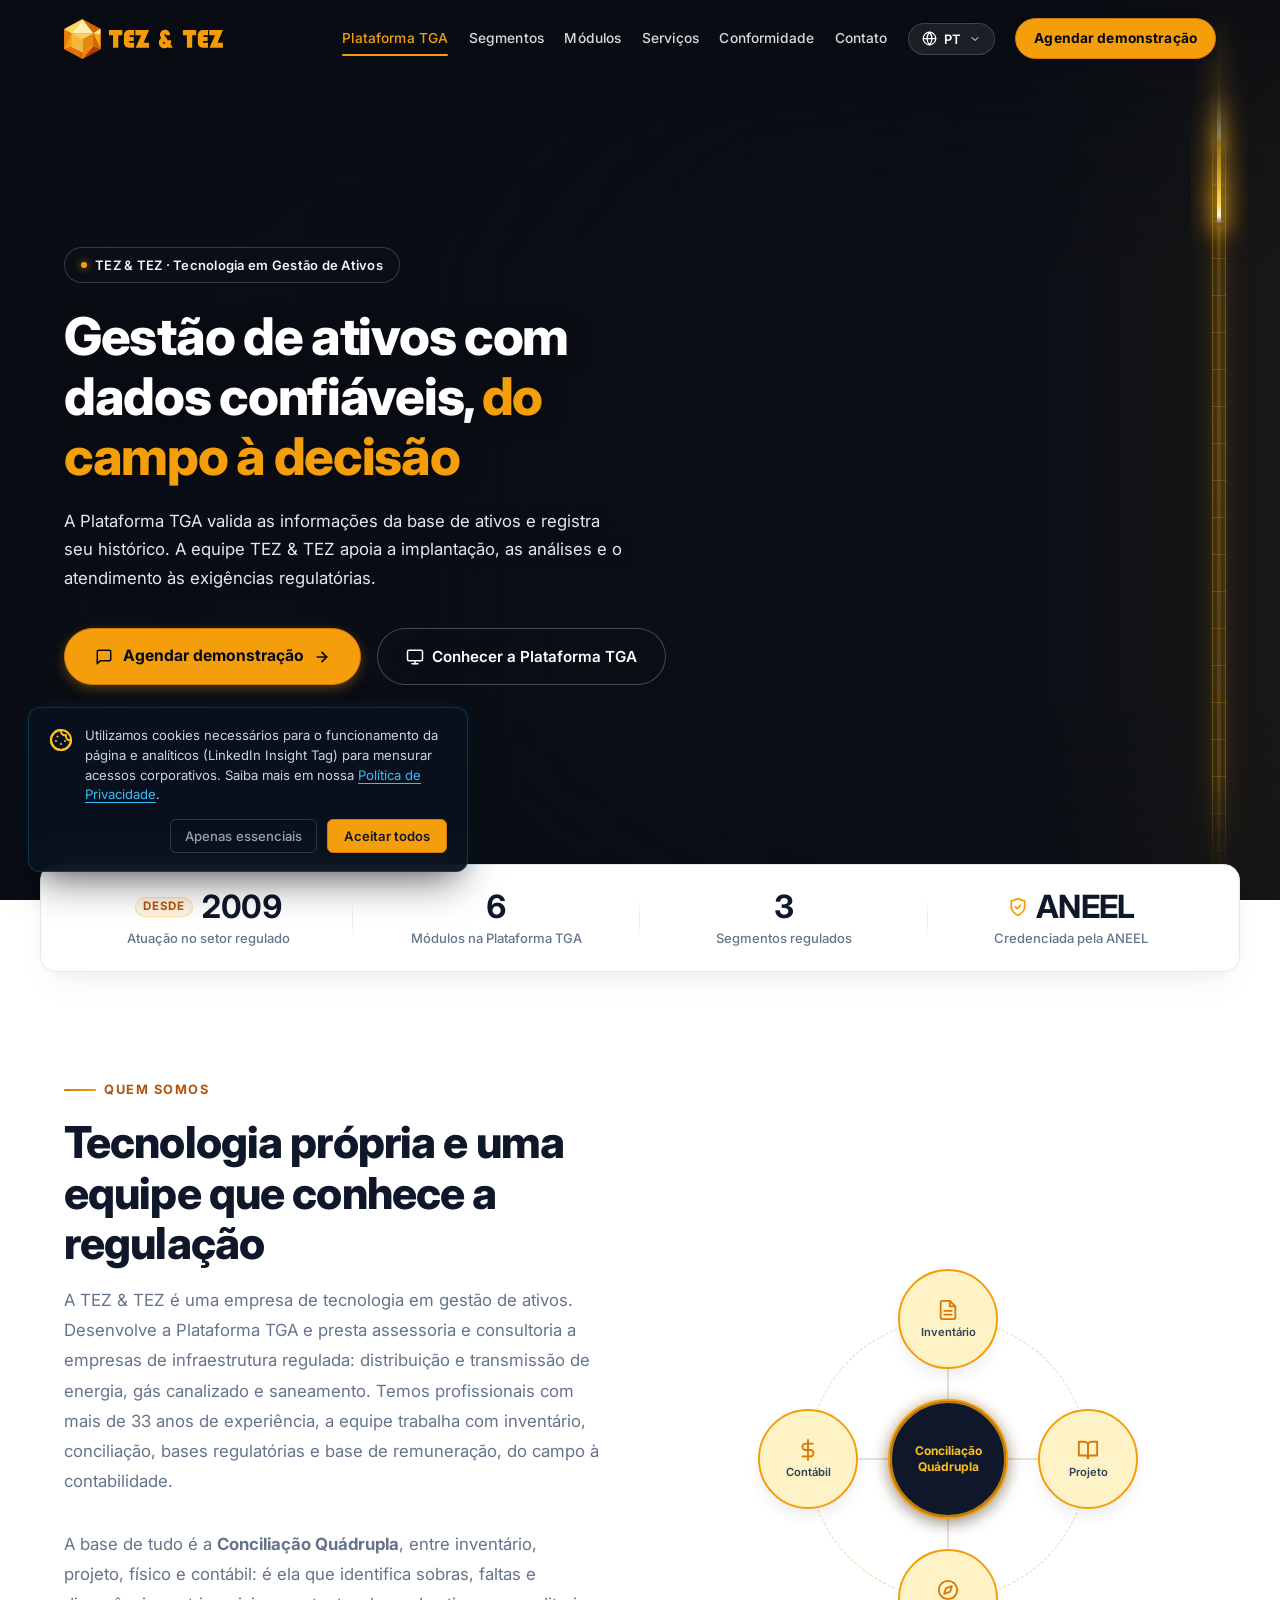
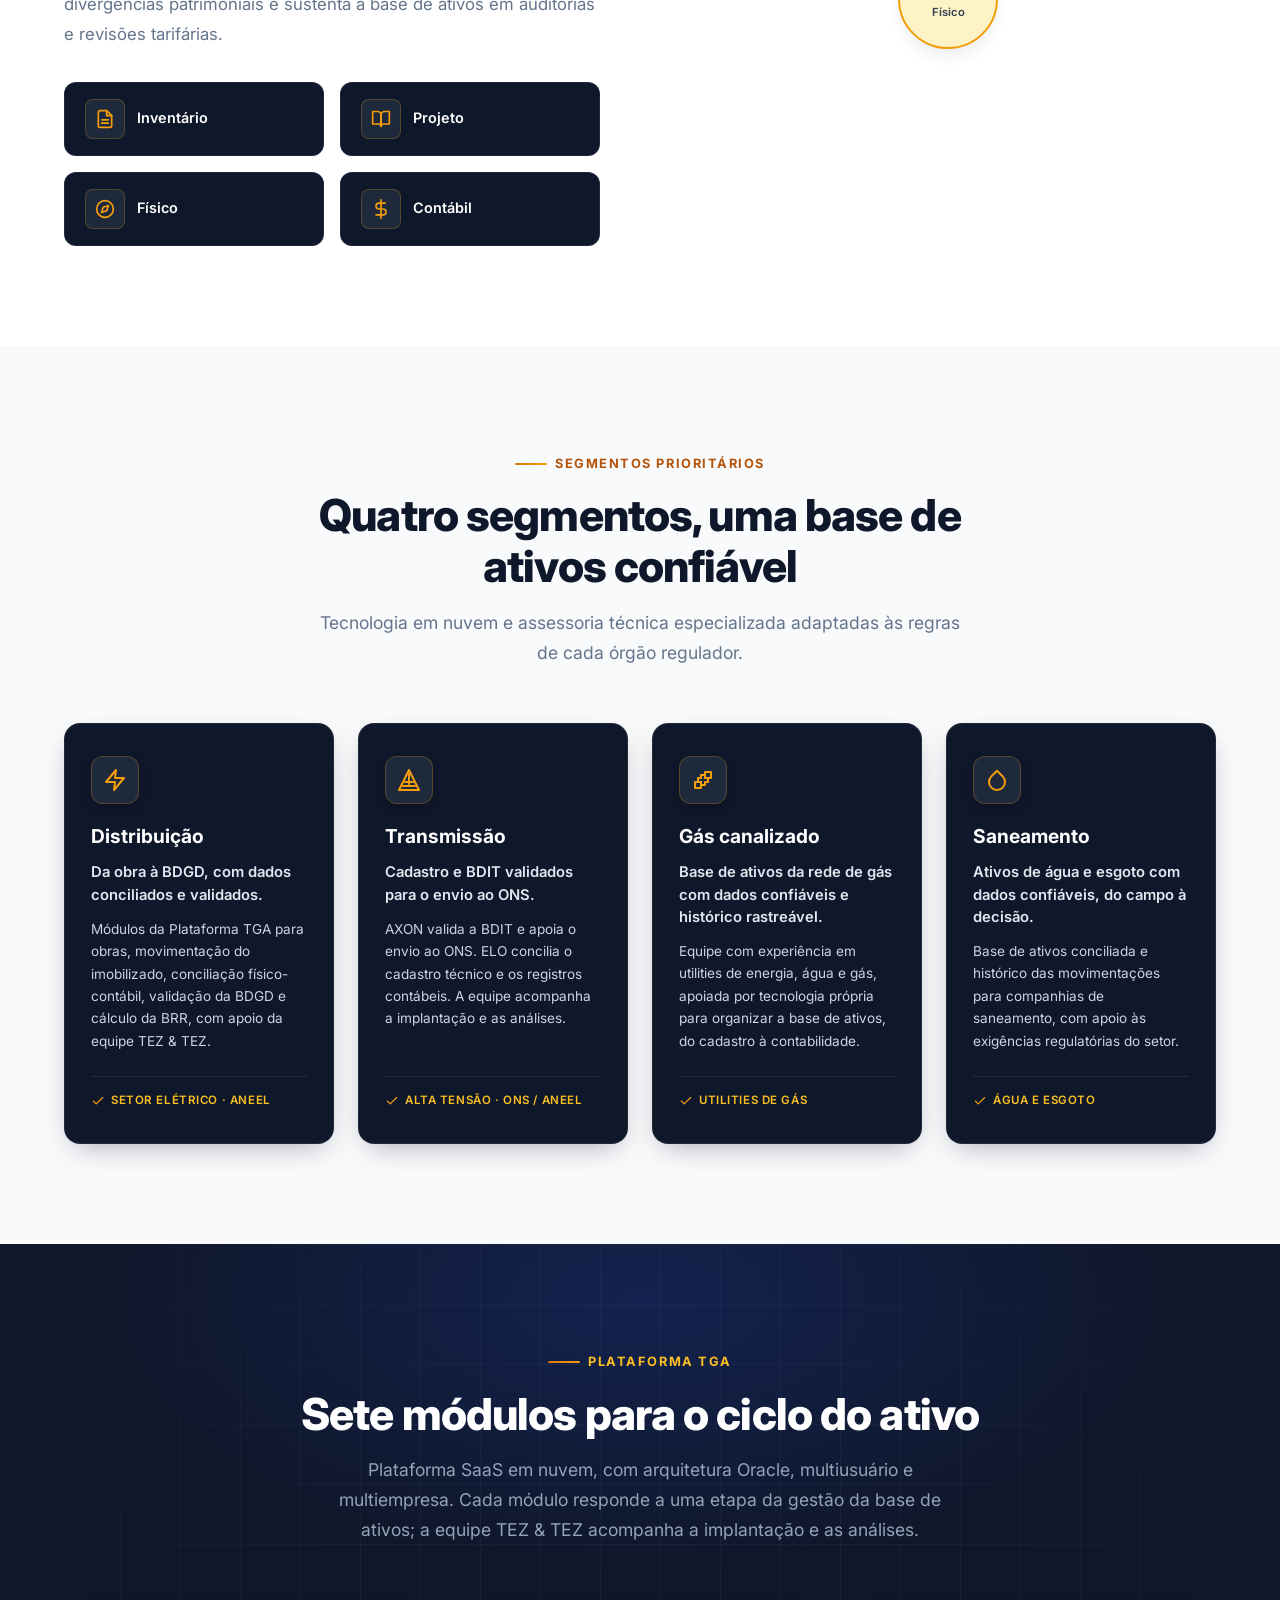
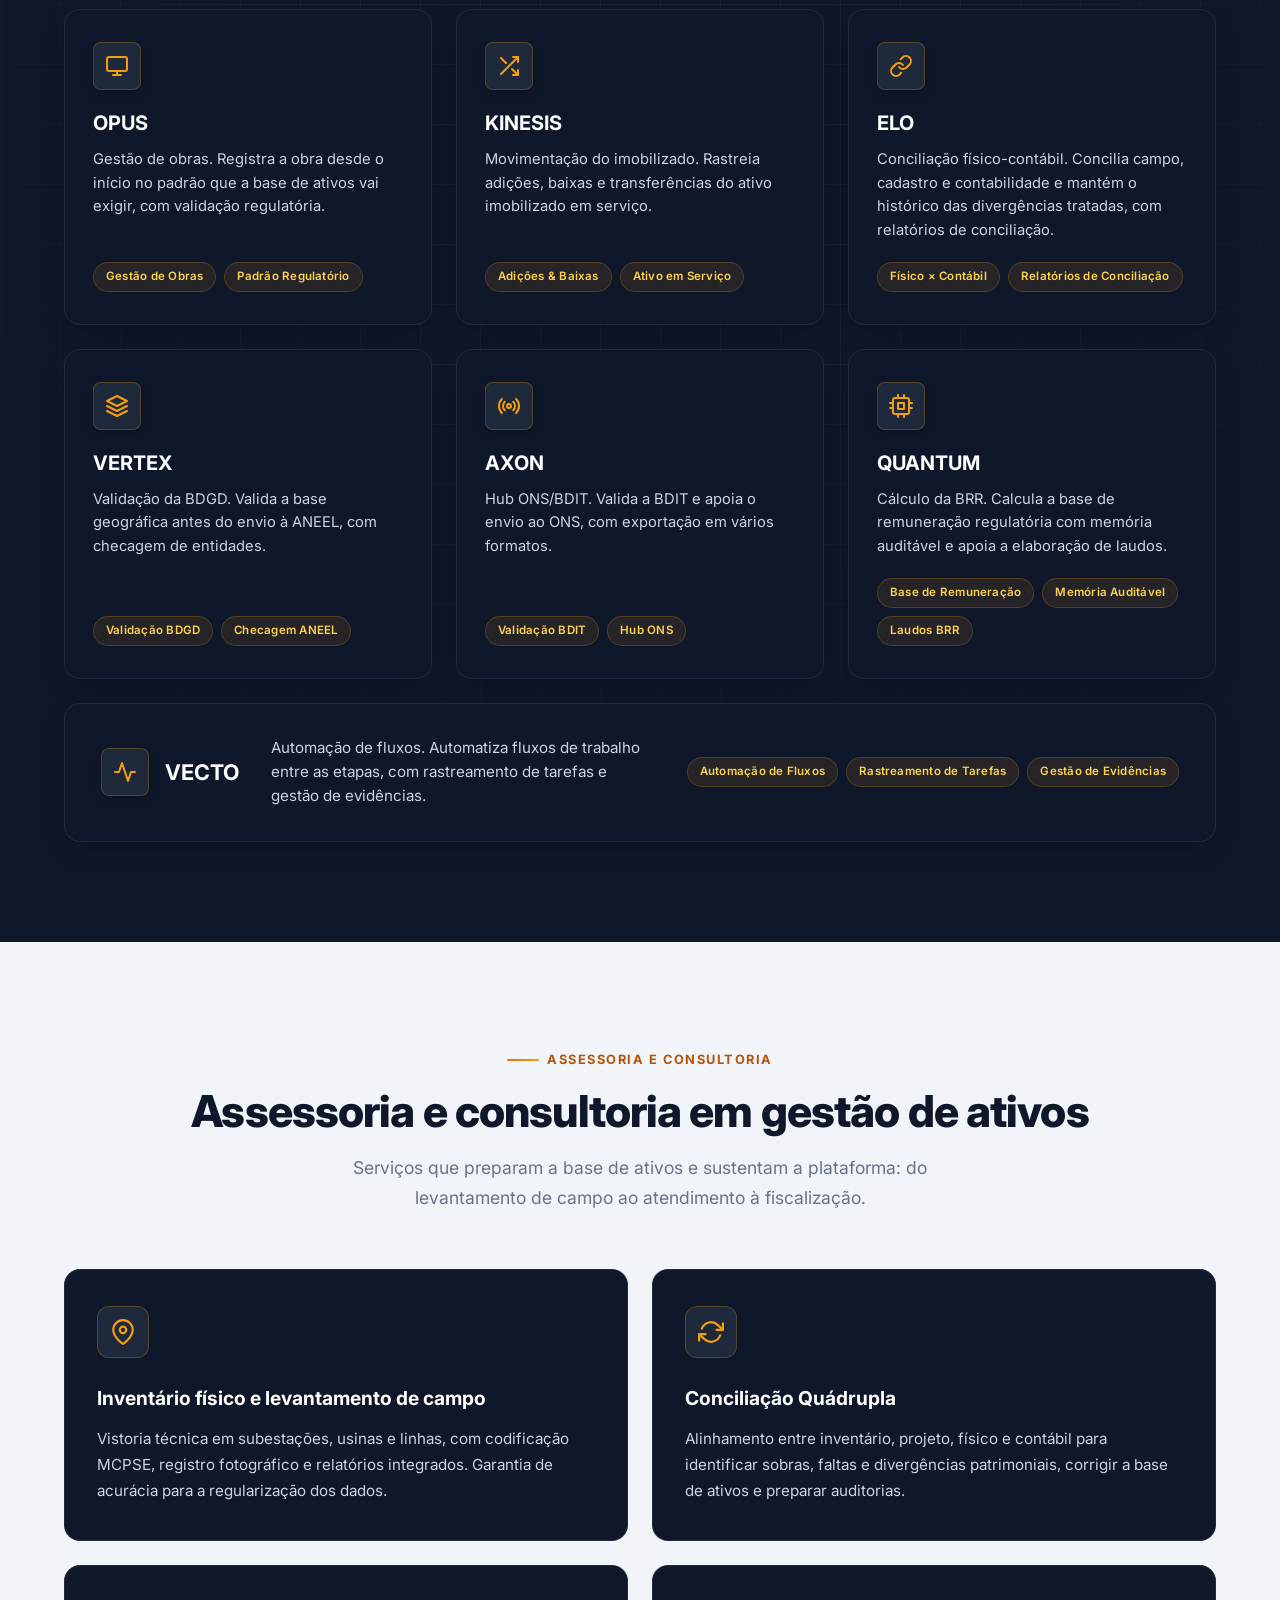
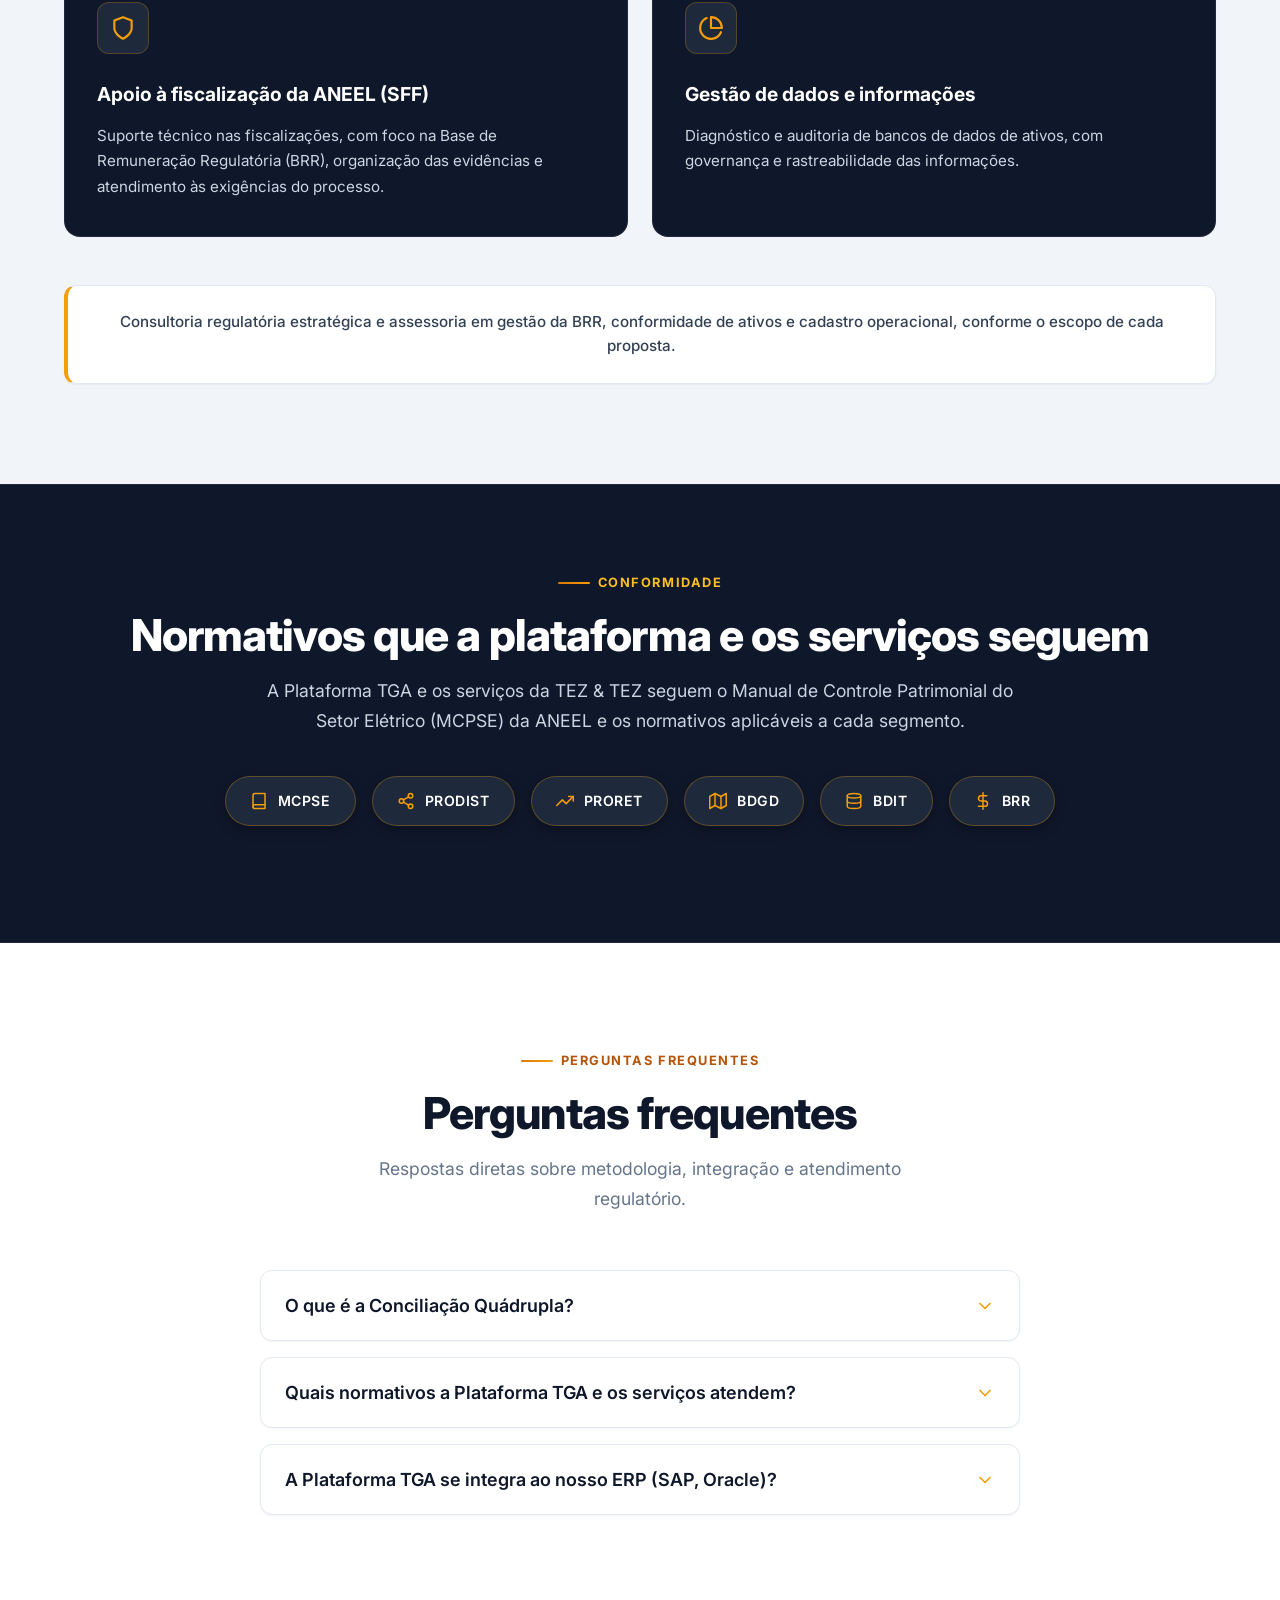
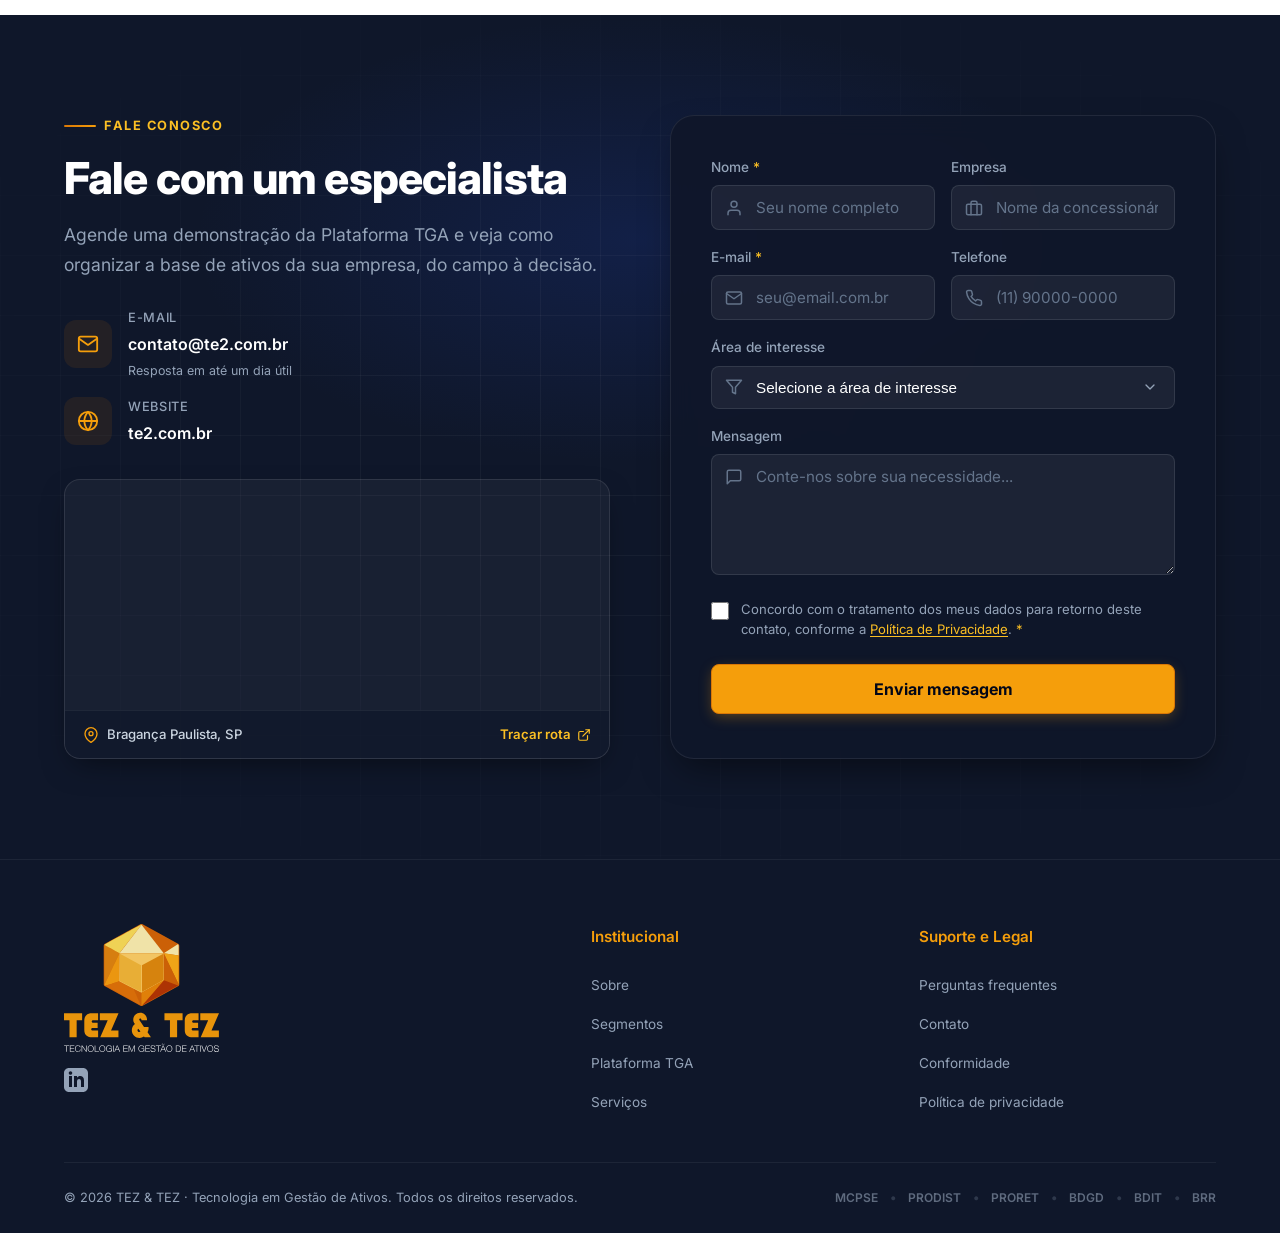
<file: index.html>
<!DOCTYPE html>
<html lang="pt-BR">

<head>
  <meta charset="UTF-8">
  <meta name="viewport" content="width=device-width, initial-scale=1.0">
  <meta name="description"
    content="Plataforma TGA e equipe especializada para distribuição e transmissão de energia, gás canalizado e saneamento. Gestão de ativos com dados confiáveis, do campo à decisão.">
  <meta name="keywords"
    content="gestão de ativos, tecnologia em gestão de ativos, distribuição de energia, transmissão de energia, gás canalizado, saneamento, plataforma TGA, conciliação físico-contábil, BRR, ANEEL">
  <meta name="author" content="TEZ & TEZ">
  <meta name="theme-color" content="#0F172A">
  <meta property="og:title" content="TEZ & TEZ | Tecnologia em Gestão de Ativos">
  <meta property="og:description"
    content="Plataforma TGA e equipe especializada para distribuição e transmissão de energia, gás canalizado e saneamento. Gestão de ativos com dados confiáveis, do campo à decisão.">
  <meta property="og:type" content="website">
  <meta property="og:locale" content="pt_BR">
  <meta property="og:url" content="https://te2.com.br">
  <meta property="og:image" content="https://te2.com.br/assets/img/capa-social.png">
  <meta name="twitter:card" content="summary_large_image">
  <meta name="twitter:title" content="TEZ & TEZ | Tecnologia em Gestão de Ativos">
  <meta name="twitter:description"
    content="Plataforma TGA e equipe especializada para distribuição e transmissão de energia, gás canalizado e saneamento. Gestão de ativos com dados confiáveis, do campo à decisão.">
  <title>TEZ & TEZ | Tecnologia em Gestão de Ativos</title>

  <!-- Tipografia oficial: Inter (Família única do Manual de Marca) -->
  <link rel="preconnect" href="https://fonts.googleapis.com">
  <link rel="preconnect" href="https://fonts.gstatic.com" crossorigin>
  <link rel="stylesheet"
    href="https://fonts.googleapis.com/css2?family=Inter:wght@400;500;600;700;800;900&display=swap">

  <link rel="stylesheet" href="styles.css">
  <link rel="icon" type="image/png" href="assets/img/icone.png">
</head>

<body>

  <!-- ============================================================
       1. NAVBAR
       ============================================================ -->
  <nav class="navbar" id="navbar" aria-label="Navegação principal">
    <div class="container">
      <a href="#" class="navbar-logo" id="navbar-logo">
        <img src="assets/img/logo-TEZ-svg.svg" alt="TEZ & TEZ — Tecnologia em Gestão de Ativos">
      </a>

      <div class="navbar-nav" id="nav-menu">
        <a href="#plataforma" data-i18n="nav.platform">Plataforma TGA</a>
        <a href="#segmentos" data-i18n="nav.segments">Segmentos</a>
        <a href="#modulos" data-i18n="nav.modules">Módulos</a>
        <a href="#servicos" data-i18n="nav.services">Serviços</a>
        <a href="#conformidade" data-i18n="nav.compliance">Conformidade</a>
        <a href="#contato" data-i18n="nav.contact">Contato</a>

        <!-- Seletor de Idioma Executivo (PT / EN / IT) Desktop -->
        <div class="lang-switch" id="lang-switch">
          <button class="lang-switch-btn" id="lang-switch-btn" type="button" aria-haspopup="true" aria-expanded="false"
            aria-label="Alterar idioma do site">
            <svg class="lang-globe-icon" viewBox="0 0 24 24" fill="none" stroke="currentColor" stroke-width="2"
              stroke-linecap="round" stroke-linejoin="round" aria-hidden="true">
              <circle cx="12" cy="12" r="10"></circle>
              <line x1="2" y1="12" x2="22" y2="12"></line>
              <path d="M12 2a15.3 15.3 0 0 1 4 10 15.3 15.3 0 0 1-4 10 15.3 15.3 0 0 1-4-10 15.3 15.3 0 0 1 4-10z">
              </path>
            </svg>
            <span class="lang-code-current" id="lang-code-current">PT</span>
            <svg class="lang-chevron" viewBox="0 0 24 24" fill="none" stroke="currentColor" stroke-width="2"
              stroke-linecap="round" stroke-linejoin="round" aria-hidden="true">
              <polyline points="6 9 12 15 18 9"></polyline>
            </svg>
          </button>
          <div class="lang-dropdown" id="lang-dropdown" role="menu" aria-label="Selecionar idioma">
            <button class="lang-option is-active" type="button" role="menuitem" data-lang="pt">
              <span class="lang-flag" aria-hidden="true">🇧🇷</span>
              <span class="lang-name">Português</span>
              <span class="lang-tag">PT</span>
            </button>
            <button class="lang-option" type="button" role="menuitem" data-lang="en">
              <span class="lang-flag" aria-hidden="true">🇺🇸</span>
              <span class="lang-name">English</span>
              <span class="lang-tag">EN</span>
            </button>
            <button class="lang-option" type="button" role="menuitem" data-lang="it">
              <span class="lang-flag" aria-hidden="true">🇮🇹</span>
              <span class="lang-name">Italiano</span>
              <span class="lang-tag">IT</span>
            </button>
          </div>
        </div>

        <!-- Seletor no Menu Mobile -->
        <div class="lang-mobile-group" id="lang-mobile-group">
          <span class="lang-mobile-label" data-i18n="nav.lang_mobile">Idioma / Language</span>
          <div class="lang-mobile-options">
            <button class="lang-mobile-btn is-active" type="button" data-lang="pt">
              <span>🇧🇷</span> PT
            </button>
            <button class="lang-mobile-btn" type="button" data-lang="en">
              <span>🇺🇸</span> EN
            </button>
            <button class="lang-mobile-btn" type="button" data-lang="it">
              <span>🇮🇹</span> IT
            </button>
          </div>
        </div>

        <a href="#contato" class="navbar-cta" data-i18n="nav.cta">Agendar demonstração</a>
      </div>

      <button class="navbar-toggle" id="nav-toggle" aria-label="Abrir menu de navegação" aria-expanded="false"
        aria-controls="nav-menu">
        <span></span>
        <span></span>
        <span></span>
      </button>
    </div>
  </nav>

  <!-- Overlay escurecido atrás do menu mobile (fecha ao tocar fora) -->
  <div class="nav-overlay" id="nav-overlay" aria-hidden="true"></div>


  <main id="conteudo">

    <!-- ============================================================
         2. HERO SECTION
         ============================================================ -->
    <section class="hero" id="plataforma">
      <!-- Vídeo Cinematográfico de Fundo + Máscara Óptica Direcional -->
      <div class="hero-media-bg" aria-hidden="true">
        <video class="hero-bg-video" id="hero-bg-video" autoplay muted loop playsinline preload="auto">
          <source src="assets/vid/video-tez.mp4" type="video/mp4">
        </video>
        <div class="hero-video-scrim"></div>
      </div>

      <!-- Faixa Vertical Direita — Condutor de Energia Âmbar (Identidade Visual) -->
      <div class="hero-energy-rail" aria-hidden="true">
        <div class="hero-energy-sheath">
          <div class="hero-energy-core">
            <span class="hero-energy-pulse hero-energy-pulse--primary"></span>
            <span class="hero-energy-pulse hero-energy-pulse--secondary"></span>
          </div>
        </div>
      </div>

      <div class="container">
        <div class="hero-content">
          <div class="hero-badge" data-i18n="hero.badge">
            <span class="dot"></span>
            TEZ &amp; TEZ · Tecnologia em Gestão de Ativos
          </div>

          <h1 class="hero-title" data-i18n="hero.title">
            Gestão de ativos com dados confiáveis, <span class="highlight">do campo à decisão</span>
          </h1>

          <p class="hero-description" data-i18n="hero.desc">
            A Plataforma TGA valida as informações da base de ativos e registra seu histórico. A equipe TEZ &amp; TEZ
            apoia a implantação, as análises e o atendimento às exigências regulatórias.
          </p>

          <div class="hero-actions">
            <a href="#contato" class="btn-primary" id="hero-cta-demo">
              <svg width="18" height="18" viewBox="0 0 24 24" fill="none" stroke="currentColor" stroke-width="2"
                stroke-linecap="round" stroke-linejoin="round" aria-hidden="true">
                <path d="M21 15a2 2 0 0 1-2 2H7l-4 4V5a2 2 0 0 1 2-2h14a2 2 0 0 1 2 2z"></path>
              </svg><span data-i18n="hero.cta_demo">Agendar demonstração</span>
              <svg class="btn-arrow" width="16" height="16" viewBox="0 0 24 24" fill="none" stroke="currentColor"
                stroke-width="2.5" stroke-linecap="round" stroke-linejoin="round" aria-hidden="true">
                <line x1="5" y1="12" x2="19" y2="12"></line>
                <polyline points="12 5 19 12 12 19"></polyline>
              </svg>
            </a>
            <a href="#modulos" class="btn-outline" id="hero-cta-platform">
              <svg width="18" height="18" viewBox="0 0 24 24" fill="none" stroke="currentColor" stroke-width="2"
                stroke-linecap="round" stroke-linejoin="round" aria-hidden="true">
                <rect x="2" y="3" width="20" height="14" rx="2" ry="2"></rect>
                <line x1="8" y1="21" x2="16" y2="21"></line>
                <line x1="12" y1="17" x2="12" y2="21"></line>
              </svg><span data-i18n="hero.cta_platform">Conhecer a Plataforma TGA</span></a>
          </div>
        </div>
      </div>
    </section>


    <!-- ============================================================
         3. FAIXA DE NÚMEROS E DESTAQUES
         ============================================================ -->
    <section class="numbers-strip" id="numeros">
      <div class="container reveal">
        <div class="number-item">
          <div class="number-value">
            <span class="number-prefix-badge" data-i18n="num.since">Desde</span>
            <span>2009</span>
          </div>
          <div class="number-label" data-i18n="num.years">Atuação no setor regulado</div>
        </div>
        <div class="number-item">
          <div class="number-value" data-target="7">0</div>
          <div class="number-label" data-i18n="num.modules">Módulos na Plataforma TGA</div>
        </div>
        <div class="number-item">
          <div class="number-value" data-target="4">0</div>
          <div class="number-label" data-i18n="num.segments">Segmentos regulados</div>
        </div>
        <div class="number-item">
          <div class="number-value">
            <span class="number-seal-icon" aria-hidden="true">
              <svg width="20" height="20" viewBox="0 0 24 24" fill="none" stroke="currentColor" stroke-width="2.2"
                stroke-linecap="round" stroke-linejoin="round">
                <path d="M12 22s8-4 8-10V5l-8-3-8 3v7c0 6 8 10 8 10z"></path>
                <polyline points="9 12 11 14 15 10"></polyline>
              </svg>
            </span>
            <span>ANEEL</span>
          </div>
          <div class="number-label" data-i18n="num.aneel">Credenciada pela ANEEL</div>
        </div>
      </div>
    </section>


    <!-- ============================================================
         4. QUEM SOMOS
         ============================================================ -->
    <section class="about" id="sobre">
      <div class="container">
        <div class="about-content">
          <span class="section-label reveal" data-i18n="about.label">Quem somos</span>
          <h2 class="section-title reveal reveal-delay-1" data-i18n="about.title">Tecnologia própria e uma equipe que
            conhece a regulação</h2>
          <p class="about-text reveal reveal-delay-2" data-i18n="about.p1">A TEZ &amp; TEZ é uma empresa de tecnologia
            em gestão de ativos. Desenvolve a Plataforma TGA e presta assessoria e consultoria a empresas de
            infraestrutura regulada: distribuição e transmissão de energia, gás canalizado e saneamento. Temos
            profissionais com mais de 33 anos de experiência, a equipe trabalha com inventário, conciliação, bases
            regulatórias e base de remuneração, do campo à contabilidade.</p>
          <p class="about-text reveal reveal-delay-2" data-i18n="about.p2">A base de tudo é a <strong>Conciliação
              Quádrupla</strong>, entre inventário, projeto, físico e contábil: é ela que identifica sobras, faltas e
            divergências patrimoniais e sustenta a base de ativos em auditorias e revisões tarifárias.</p>

          <div class="conciliation-grid reveal reveal-delay-3">
            <div class="conciliation-item" tabindex="0" data-node="inventario" aria-describedby="tip-inventario">
              <div class="conciliation-icon">
                <svg width="20" height="20" viewBox="0 0 24 24" fill="none" stroke="currentColor" stroke-width="2"
                  stroke-linecap="round" stroke-linejoin="round" aria-hidden="true">
                  <path d="M14 2H6a2 2 0 0 0-2 2v16a2 2 0 0 0 2 2h12a2 2 0 0 0 2-2V8z"></path>
                  <polyline points="14 2 14 8 20 8"></polyline>
                  <line x1="16" y1="13" x2="8" y2="13"></line>
                  <line x1="16" y1="17" x2="8" y2="17"></line>
                </svg>
              </div>
              <span class="conciliation-name" data-i18n="about.node_inv">Inventário</span>
              <div class="conciliation-tooltip" role="tooltip" id="tip-inventario" data-i18n="about.tip_inv">
                Levantamento e codificação de todos os ativos em campo conforme o padrão MCPSE, com registro fotográfico
                e relatórios integrados.</div>
            </div>
            <div class="conciliation-item" tabindex="0" data-node="projeto" aria-describedby="tip-projeto">
              <div class="conciliation-icon">
                <svg width="20" height="20" viewBox="0 0 24 24" fill="none" stroke="currentColor" stroke-width="2"
                  stroke-linecap="round" stroke-linejoin="round" aria-hidden="true">
                  <path d="M2 3h6a4 4 0 0 1 4 4v14a3 3 0 0 0-3-3H2z"></path>
                  <path d="M22 3h-6a4 4 0 0 0-4 4v14a3 3 0 0 1 3-3h7z"></path>
                </svg>
              </div>
              <span class="conciliation-name" data-i18n="about.node_proj">Projeto</span>
              <div class="conciliation-tooltip" role="tooltip" id="tip-projeto" data-i18n="about.tip_proj">Validação dos
                dados de projeto de engenharia, para que cada ativo esteja documentado e alinhado com as especificações
                originais da obra.</div>
            </div>
            <div class="conciliation-item" tabindex="0" data-node="fisico" aria-describedby="tip-fisico">
              <div class="conciliation-icon">
                <svg width="20" height="20" viewBox="0 0 24 24" fill="none" stroke="currentColor" stroke-width="2"
                  stroke-linecap="round" stroke-linejoin="round" aria-hidden="true">
                  <circle cx="12" cy="12" r="10"></circle>
                  <polygon points="16.24 7.76 14.12 14.12 7.76 16.24 9.88 9.88 16.24 7.76"></polygon>
                </svg>
              </div>
              <span class="conciliation-name" data-i18n="about.node_fis">Físico</span>
              <div class="conciliation-tooltip" role="tooltip" id="tip-fisico" data-i18n="about.tip_fis">Verificação
                presencial em subestações, usinas e linhas de transmissão para confirmar a existência, localização e
                estado real de cada ativo.</div>
            </div>
            <div class="conciliation-item" tabindex="0" data-node="contabil" aria-describedby="tip-contabil">
              <div class="conciliation-icon">
                <svg width="20" height="20" viewBox="0 0 24 24" fill="none" stroke="currentColor" stroke-width="2"
                  stroke-linecap="round" stroke-linejoin="round" aria-hidden="true">
                  <line x1="12" y1="1" x2="12" y2="23"></line>
                  <path d="M17 5H9.5a3.5 3.5 0 0 0 0 7h5a3.5 3.5 0 0 1 0 7H6"></path>
                </svg>
              </div>
              <span class="conciliation-name" data-i18n="about.node_cont">Contábil</span>
              <div class="conciliation-tooltip" role="tooltip" id="tip-contabil" data-i18n="about.tip_cont">Batimento
                dos registros contábeis do ativo imobilizado, identificando sobras, faltas e divergências patrimoniais
                para conformidade regulatória.</div>
            </div>
          </div>
        </div>

        <div class="about-visual reveal reveal-delay-2">
          <div class="quad-diagram" id="quad-diagram" aria-hidden="true">
            <div class="quad-orbit"></div>
            <div class="quad-spoke quad-spoke--top"></div>
            <div class="quad-spoke quad-spoke--right"></div>
            <div class="quad-spoke quad-spoke--bottom"></div>
            <div class="quad-spoke quad-spoke--left"></div>
            <div class="quad-center"><span data-i18n="about.quad_center">Conciliação<br>Quádrupla</span></div>
            <div class="quad-node quad-node--top" data-node="inventario">
              <svg viewBox="0 0 24 24" fill="none" stroke="currentColor" stroke-width="2" stroke-linecap="round"
                stroke-linejoin="round">
                <path d="M14 2H6a2 2 0 0 0-2 2v16a2 2 0 0 0 2 2h12a2 2 0 0 0 2-2V8z"></path>
                <polyline points="14 2 14 8 20 8"></polyline>
                <line x1="16" y1="13" x2="8" y2="13"></line>
                <line x1="16" y1="17" x2="8" y2="17"></line>
              </svg>
              <span><span data-i18n="about.node_inv">Inventário</span></span>
            </div>
            <div class="quad-node quad-node--right" data-node="projeto">
              <svg viewBox="0 0 24 24" fill="none" stroke="currentColor" stroke-width="2" stroke-linecap="round"
                stroke-linejoin="round">
                <path d="M2 3h6a4 4 0 0 1 4 4v14a3 3 0 0 0-3-3H2z"></path>
                <path d="M22 3h-6a4 4 0 0 0-4 4v14a3 3 0 0 1 3-3h7z"></path>
              </svg>
              <span><span data-i18n="about.node_proj">Projeto</span></span>
            </div>
            <div class="quad-node quad-node--bottom" data-node="fisico">
              <svg viewBox="0 0 24 24" fill="none" stroke="currentColor" stroke-width="2" stroke-linecap="round"
                stroke-linejoin="round">
                <circle cx="12" cy="12" r="10"></circle>
                <polygon points="16.24 7.76 14.12 14.12 7.76 16.24 9.88 9.88 16.24 7.76"></polygon>
              </svg>
              <span><span data-i18n="about.node_fis">Físico</span></span>
            </div>
            <div class="quad-node quad-node--left" data-node="contabil">
              <svg viewBox="0 0 24 24" fill="none" stroke="currentColor" stroke-width="2" stroke-linecap="round"
                stroke-linejoin="round">
                <line x1="12" y1="1" x2="12" y2="23"></line>
                <path d="M17 5H9.5a3.5 3.5 0 0 0 0 7h5a3.5 3.5 0 0 1 0 7H6"></path>
              </svg>
              <span><span data-i18n="about.node_cont">Contábil</span></span>
            </div>
          </div>
        </div>
      </div>
    </section>


    <!-- ============================================================
         4.1. SEGMENTOS (Nova Seção)
         ============================================================ -->
    <section class="segments" id="segmentos">
      <div class="container">
        <div class="segments-header">
          <span class="section-label reveal" data-i18n="seg.label">Segmentos prioritários</span>
          <h2 class="section-title reveal reveal-delay-1" data-i18n="seg.title">Quatro segmentos, uma base de ativos
            confiável</h2>
          <p class="section-subtitle reveal reveal-delay-2" data-i18n="seg.subtitle">Tecnologia em nuvem e assessoria
            técnica especializada adaptadas às regras de cada órgão regulador.</p>
        </div>

        <div class="segments-grid">
          <!-- Segmento 1: Distribuição -->
          <div class="segment-card reveal reveal-delay-1" id="segment-distribuicao">
            <div class="segment-icon">
              <svg viewBox="0 0 24 24" fill="none" stroke="currentColor" stroke-width="2" stroke-linecap="round"
                stroke-linejoin="round" aria-hidden="true">
                <polygon points="13 2 3 14 12 14 11 22 21 10 12 10 13 2"></polygon>
              </svg>
            </div>
            <h3 class="segment-title"><span data-i18n="seg.c1_title">Distribuição</span></h3>
            <p class="segment-lead"><span data-i18n="seg.c1_sub">Da obra à BDGD, com dados conciliados e
                validados.</span></p>
            <p class="segment-description"><span data-i18n="seg.c1_desc">
                Módulos da Plataforma TGA para obras, movimentação do imobilizado, conciliação físico-contábil,
                validação
                da BDGD e cálculo da BRR, com apoio da equipe TEZ &amp; TEZ.
              </span></p>
            <div class="segment-tag">
              <svg width="14" height="14" viewBox="0 0 24 24" fill="none" stroke="currentColor" stroke-width="2"
                stroke-linecap="round" stroke-linejoin="round" aria-hidden="true">
                <polyline points="20 6 9 17 4 12"></polyline>
              </svg><span data-i18n="seg.c1_tag">Setor Elétrico · ANEEL</span>
            </div>
          </div>

          <!-- Segmento 2: Transmissão -->
          <div class="segment-card reveal reveal-delay-2" id="segment-transmissao">
            <div class="segment-icon">
              <svg viewBox="0 0 24 24" fill="none" stroke="currentColor" stroke-width="2" stroke-linecap="round"
                stroke-linejoin="round" aria-hidden="true">
                <path d="M12 2L2 22h20L12 2z"></path>
                <path d="M12 6v10"></path>
                <line x1="8" y1="14" x2="16" y2="14"></line>
                <line x1="6" y1="18" x2="18" y2="18"></line>
              </svg>
            </div>
            <h3 class="segment-title"><span data-i18n="seg.c2_title">Transmissão</span></h3>
            <p class="segment-lead"><span data-i18n="seg.c2_sub">Cadastro e BDIT validados para o envio ao ONS.</span>
            </p>
            <p class="segment-description"><span data-i18n="seg.c2_desc">
                AXON valida a BDIT e apoia o envio ao ONS. ELO concilia o cadastro técnico e os registros contábeis. A
                equipe acompanha a implantação e as análises.
              </span></p>
            <div class="segment-tag">
              <svg width="14" height="14" viewBox="0 0 24 24" fill="none" stroke="currentColor" stroke-width="2"
                stroke-linecap="round" stroke-linejoin="round" aria-hidden="true">
                <polyline points="20 6 9 17 4 12"></polyline>
              </svg><span data-i18n="seg.c2_tag">Alta Tensão · ONS / ANEEL</span>
            </div>
          </div>

          <!-- Segmento 3: Gás canalizado -->
          <div class="segment-card reveal reveal-delay-3" id="segment-gas">
            <div class="segment-icon">
              <svg viewBox="0 0 24 24" fill="none" stroke="currentColor" stroke-width="2" stroke-linecap="round"
                stroke-linejoin="round" aria-hidden="true">
                <path d="M4 14h6v6H4z"></path>
                <path d="M14 4h6v6h-6z"></path>
                <path d="M10 17h4v-3h3v-4h-3V7h-4v3H7v4h3z"></path>
              </svg>
            </div>
            <h3 class="segment-title"><span data-i18n="seg.c3_title">Gás canalizado</span></h3>
            <p class="segment-lead"><span data-i18n="seg.c3_sub">Base de ativos da rede de gás com dados confiáveis e
                histórico rastreável.</span></p>
            <p class="segment-description"><span data-i18n="seg.c3_desc">
                Equipe com experiência em utilities de energia, água e gás, apoiada por tecnologia própria para
                organizar
                a base de ativos, do cadastro à contabilidade.
              </span></p>
            <div class="segment-tag">
              <svg width="14" height="14" viewBox="0 0 24 24" fill="none" stroke="currentColor" stroke-width="2"
                stroke-linecap="round" stroke-linejoin="round" aria-hidden="true">
                <polyline points="20 6 9 17 4 12"></polyline>
              </svg><span data-i18n="seg.c3_tag">Utilities de Gás</span>
            </div>
          </div>

          <!-- Segmento 4: Saneamento -->
          <div class="segment-card reveal reveal-delay-4" id="segment-saneamento">
            <div class="segment-icon">
              <svg viewBox="0 0 24 24" fill="none" stroke="currentColor" stroke-width="2" stroke-linecap="round"
                stroke-linejoin="round" aria-hidden="true">
                <path d="M12 2.69l5.66 5.66a8 8 0 1 1-11.31 0z"></path>
              </svg>
            </div>
            <h3 class="segment-title"><span data-i18n="seg.c4_title">Saneamento</span></h3>
            <p class="segment-lead"><span data-i18n="seg.c4_sub">Ativos de água e esgoto com dados confiáveis, do campo
                à decisão.</span></p>
            <p class="segment-description"><span data-i18n="seg.c4_desc">
                Base de ativos conciliada e histórico das movimentações para companhias de saneamento, com apoio às
                exigências regulatórias do setor.
              </span></p>
            <div class="segment-tag">
              <svg width="14" height="14" viewBox="0 0 24 24" fill="none" stroke="currentColor" stroke-width="2"
                stroke-linecap="round" stroke-linejoin="round" aria-hidden="true">
                <polyline points="20 6 9 17 4 12"></polyline>
              </svg><span data-i18n="seg.c4_tag">Água e Esgoto</span>
            </div>
          </div>
        </div>
      </div>
    </section>


    <!-- ============================================================
         5. PLATAFORMA TGA (Ciclo do Ativo)
         ============================================================ -->
    <section class="platform" id="modulos">
      <div class="container">
        <div class="platform-header">
          <span class="section-label reveal" data-i18n="plat.label">Plataforma TGA</span>
          <h2 class="section-title reveal reveal-delay-1" data-i18n="plat.title">Sete módulos para o ciclo do ativo</h2>
          <p class="section-subtitle reveal reveal-delay-2" data-i18n="plat.subtitle">Plataforma SaaS em nuvem, com
            arquitetura Oracle, multiusuário e multiempresa. Cada módulo responde a uma etapa da gestão da base de
            ativos; a equipe TEZ &amp; TEZ acompanha a implantação e as análises.</p>
        </div>

        <div class="platform-grid">
          <!-- 1. OPUS -->
          <div class="module-card reveal reveal-delay-1" id="module-opus">
            <div class="module-icon">
              <svg viewBox="0 0 24 24" fill="none" stroke="currentColor" stroke-width="2" stroke-linecap="round"
                stroke-linejoin="round" aria-hidden="true">
                <rect x="2" y="3" width="20" height="14" rx="2" ry="2"></rect>
                <line x1="8" y1="21" x2="16" y2="21"></line>
                <line x1="12" y1="17" x2="12" y2="21"></line>
              </svg>
            </div>
            <h3 class="module-name">OPUS</h3>
            <p class="module-description"><span data-i18n="plat.m1_desc">
                Gestão de obras. Registra a obra desde o início no padrão que a base de ativos vai exigir, com validação
                regulatória.
              </span></p>
            <div class="module-tags">
              <span data-i18n="plat.m1_t1">Gestão de Obras</span>
              <span data-i18n="plat.m1_t2">Padrão Regulatório</span>
            </div>
          </div>

          <!-- 2. KINESIS -->
          <div class="module-card reveal reveal-delay-2" id="module-kinesis">
            <div class="module-icon">
              <svg viewBox="0 0 24 24" fill="none" stroke="currentColor" stroke-width="2" stroke-linecap="round"
                stroke-linejoin="round" aria-hidden="true">
                <polyline points="16 3 21 3 21 8"></polyline>
                <line x1="4" y1="20" x2="21" y2="3"></line>
                <polyline points="21 16 21 21 16 21"></polyline>
                <line x1="15" y1="15" x2="21" y2="21"></line>
                <line x1="4" y1="4" x2="9" y2="9"></line>
              </svg>
            </div>
            <h3 class="module-name">KINESIS</h3>
            <p class="module-description"><span data-i18n="plat.m2_desc">
                Movimentação do imobilizado. Rastreia adições, baixas e transferências do ativo imobilizado em serviço.
              </span></p>
            <div class="module-tags">
              <span data-i18n="plat.m2_t1">Adições &amp; Baixas</span>
              <span data-i18n="plat.m2_t2">Ativo em Serviço</span>
            </div>
          </div>

          <!-- 3. ELO -->
          <div class="module-card reveal reveal-delay-3" id="module-elo">
            <div class="module-icon">
              <svg viewBox="0 0 24 24" fill="none" stroke="currentColor" stroke-width="2" stroke-linecap="round"
                stroke-linejoin="round" aria-hidden="true">
                <path d="M10 13a5 5 0 0 0 7.54.54l3-3a5 5 0 0 0-7.07-7.07l-1.72 1.71"></path>
                <path d="M14 11a5 5 0 0 0-7.54-.54l-3 3a5 5 0 0 0 7.07 7.07l1.71-1.71"></path>
              </svg>
            </div>
            <h3 class="module-name">ELO</h3>
            <p class="module-description"><span data-i18n="plat.m3_desc">
                Conciliação físico-contábil. Concilia campo, cadastro e contabilidade e mantém o histórico das
                divergências tratadas, com relatórios de conciliação.
              </span></p>
            <div class="module-tags">
              <span data-i18n="plat.m3_t1">Físico × Contábil</span>
              <span data-i18n="plat.m3_t2">Relatórios de Conciliação</span>
            </div>
          </div>

          <!-- 4. VERTEX -->
          <div class="module-card reveal reveal-delay-1" id="module-vertex">
            <div class="module-icon">
              <svg viewBox="0 0 24 24" fill="none" stroke="currentColor" stroke-width="2" stroke-linecap="round"
                stroke-linejoin="round" aria-hidden="true">
                <polygon points="12 2 2 7 12 12 22 7 12 2"></polygon>
                <polyline points="2 17 12 22 22 17"></polyline>
                <polyline points="2 12 12 17 22 12"></polyline>
              </svg>
            </div>
            <h3 class="module-name">VERTEX</h3>
            <p class="module-description"><span data-i18n="plat.m4_desc">
                Validação da BDGD. Valida a base geográfica antes do envio à ANEEL, com checagem de entidades.
              </span></p>
            <div class="module-tags">
              <span data-i18n="plat.m4_t1">Validação BDGD</span>
              <span data-i18n="plat.m4_t2">Checagem ANEEL</span>
            </div>
          </div>

          <!-- 5. AXON -->
          <div class="module-card reveal reveal-delay-2" id="module-axon">
            <div class="module-icon">
              <svg viewBox="0 0 24 24" fill="none" stroke="currentColor" stroke-width="2" stroke-linecap="round"
                stroke-linejoin="round" aria-hidden="true">
                <circle cx="12" cy="12" r="2"></circle>
                <path
                  d="M16.24 7.76a6 6 0 0 1 0 8.49m-8.48-.01a6 6 0 0 1 0-8.49m11.31-2.82a10 10 0 0 1 0 14.14m-14.14 0a10 10 0 0 1 0-14.14">
                </path>
              </svg>
            </div>
            <h3 class="module-name">AXON</h3>
            <p class="module-description"><span data-i18n="plat.m5_desc">
                Hub ONS/BDIT. Valida a BDIT e apoia o envio ao ONS, com exportação em vários formatos.
              </span></p>
            <div class="module-tags">
              <span data-i18n="plat.m5_t1">Validação BDIT</span>
              <span data-i18n="plat.m5_t2">Hub ONS</span>
            </div>
          </div>

          <!-- 6. QUANTUM -->
          <div class="module-card reveal reveal-delay-3" id="module-quantum">
            <div class="module-icon">
              <svg viewBox="0 0 24 24" fill="none" stroke="currentColor" stroke-width="2" stroke-linecap="round"
                stroke-linejoin="round" aria-hidden="true">
                <rect x="4" y="4" width="16" height="16" rx="2" ry="2"></rect>
                <rect x="9" y="9" width="6" height="6"></rect>
                <line x1="9" y1="1" x2="9" y2="4"></line>
                <line x1="15" y1="1" x2="15" y2="4"></line>
                <line x1="9" y1="20" x2="9" y2="23"></line>
                <line x1="15" y1="20" x2="15" y2="23"></line>
                <line x1="20" y1="9" x2="23" y2="9"></line>
                <line x1="20" y1="14" x2="23" y2="14"></line>
                <line x1="1" y1="9" x2="4" y2="9"></line>
                <line x1="1" y1="14" x2="4" y2="14"></line>
              </svg>
            </div>
            <h3 class="module-name">QUANTUM</h3>
            <p class="module-description"><span data-i18n="plat.m6_desc">
                Cálculo da BRR. Calcula a base de remuneração regulatória com memória auditável e apoia a elaboração de
                laudos.
              </span></p>
            <div class="module-tags">
              <span data-i18n="plat.m6_t1">Base de Remuneração</span>
              <span data-i18n="plat.m6_t2">Memória Auditável</span>
              <span data-i18n="plat.m6_t3">Laudos BRR</span>
            </div>
          </div>

          <!-- 7. VECTO (Transversal) -->
          <div class="module-card module-card--transversal reveal reveal-delay-2" id="module-vecto">
            <div class="module-transversal-header">
              <div class="module-icon">
                <svg viewBox="0 0 24 24" fill="none" stroke="currentColor" stroke-width="2" stroke-linecap="round"
                  stroke-linejoin="round" aria-hidden="true">
                  <polyline points="22 12 18 12 15 21 9 3 6 12 2 12"></polyline>
                </svg>
              </div>
              <div>
                <h3 class="module-name">VECTO</h3>
              </div>
            </div>
            <p class="module-description"><span data-i18n="plat.m7_desc">
                Automação de fluxos. Automatiza fluxos de trabalho entre as etapas, com rastreamento de tarefas e gestão
                de evidências.
              </span></p>
            <div class="module-tags">
              <span data-i18n="plat.m7_t1">Automação de Fluxos</span>
              <span data-i18n="plat.m7_t2">Rastreamento de Tarefas</span>
              <span data-i18n="plat.m7_t3">Gestão de Evidências</span>
            </div>
          </div>
        </div>
      </div>
    </section>


    <!-- ============================================================
         6. SERVIÇOS (Assessoria e Consultoria)
         ============================================================ -->
    <section class="services" id="servicos">
      <div class="container">
        <div class="services-header">
          <span class="section-label reveal" data-i18n="serv.label">Assessoria e consultoria</span>
          <h2 class="section-title reveal reveal-delay-1" data-i18n="serv.title">Assessoria e consultoria em gestão de
            ativos</h2>
          <p class="section-subtitle reveal reveal-delay-2" data-i18n="serv.subtitle">Serviços que preparam a base de
            ativos e sustentam a plataforma: do levantamento de campo ao atendimento à fiscalização.</p>
        </div>

        <div class="services-grid">
          <!-- Card 1: Inventário Físico -->
          <div class="service-card reveal reveal-delay-1" id="service-inventario">
            <div class="service-icon">
              <svg viewBox="0 0 24 24" fill="none" stroke="currentColor" stroke-width="2" stroke-linecap="round"
                stroke-linejoin="round" aria-hidden="true">
                <path d="M21 10c0 7-9 13-9 13s-9-6-9-13a9 9 0 0 1 18 0z"></path>
                <circle cx="12" cy="10" r="3"></circle>
              </svg>
            </div>
            <h3 class="service-title"><span data-i18n="serv.s1_title">Inventário físico e levantamento de campo</span>
            </h3>
            <p class="service-description"><span data-i18n="serv.s1_desc">
                Vistoria técnica em subestações, usinas e linhas, com codificação MCPSE, registro fotográfico e
                relatórios
                integrados. Garantia de acurácia para a regularização dos dados.
              </span></p>
          </div>

          <!-- Card 2: Conciliação Quádrupla -->
          <div class="service-card reveal reveal-delay-2" id="service-conciliacao">
            <div class="service-icon">
              <svg viewBox="0 0 24 24" fill="none" stroke="currentColor" stroke-width="2" stroke-linecap="round"
                stroke-linejoin="round" aria-hidden="true">
                <polyline points="23 4 23 10 17 10"></polyline>
                <polyline points="1 20 1 14 7 14"></polyline>
                <path d="M3.51 9a9 9 0 0 1 14.85-3.36L23 10M1 14l4.64 4.36A9 9 0 0 0 20.49 15"></path>
              </svg>
            </div>
            <h3 class="service-title"><span data-i18n="serv.s2_title">Conciliação Quádrupla</span></h3>
            <p class="service-description"><span data-i18n="serv.s2_desc">
                Alinhamento entre inventário, projeto, físico e contábil para identificar sobras, faltas e divergências
                patrimoniais, corrigir a base de ativos e preparar auditorias.
              </span></p>
          </div>

          <!-- Card 3: Apoio à Fiscalização -->
          <div class="service-card reveal reveal-delay-3" id="service-fiscalizacao">
            <div class="service-icon">
              <svg viewBox="0 0 24 24" fill="none" stroke="currentColor" stroke-width="2" stroke-linecap="round"
                stroke-linejoin="round" aria-hidden="true">
                <path d="M12 22s8-4 8-10V5l-8-3-8 3v7c0 6 8 10 8 10z"></path>
              </svg>
            </div>
            <h3 class="service-title"><span data-i18n="serv.s3_title">Apoio à fiscalização da ANEEL (SFF)</span></h3>
            <p class="service-description"><span data-i18n="serv.s3_desc">
                Suporte técnico nas fiscalizações, com foco na Base de Remuneração Regulatória (BRR), organização das
                evidências e atendimento às exigências do processo.
              </span></p>
          </div>

          <!-- Card 4: Gestão de Dados -->
          <div class="service-card reveal reveal-delay-4" id="service-auditoria">
            <div class="service-icon">
              <svg viewBox="0 0 24 24" fill="none" stroke="currentColor" stroke-width="2" stroke-linecap="round"
                stroke-linejoin="round" aria-hidden="true">
                <path d="M21.21 15.89A10 10 0 1 1 8 2.83"></path>
                <path d="M22 12A10 10 0 0 0 12 2v10z"></path>
              </svg>
            </div>
            <h3 class="service-title"><span data-i18n="serv.s4_title">Gestão de dados e informações</span></h3>
            <p class="service-description"><span data-i18n="serv.s4_desc">
                Diagnóstico e auditoria de bancos de dados de ativos, com governança e rastreabilidade das informações.
              </span></p>
          </div>
        </div>

        <!-- Linha final institucional -->
        <div class="services-footer-banner reveal reveal-delay-2">
          <p class="services-footer-text" data-i18n="serv.banner">Consultoria regulatória estratégica e assessoria em
            gestão da BRR, conformidade de ativos e cadastro operacional, conforme o escopo de cada proposta.</p>
        </div>
      </div>
    </section>


    <!-- ============================================================
         7. CONFORMIDADE
         ============================================================ -->
    <section class="compliance" id="conformidade">
      <div class="container">
        <div class="compliance-header">
          <span class="section-label reveal" data-i18n="comp.label">Conformidade</span>
          <h2 class="section-title reveal reveal-delay-1" data-i18n="comp.title">Normativos que a plataforma e os
            serviços seguem</h2>
          <p class="section-subtitle reveal reveal-delay-2" data-i18n="comp.subtitle">A Plataforma TGA e os serviços da
            TEZ &amp; TEZ seguem o Manual de Controle Patrimonial do Setor Elétrico (MCPSE) da ANEEL e os normativos
            aplicáveis a cada segmento.</p>
        </div>

        <div class="compliance-badges reveal reveal-delay-3 notranslate" translate="no">
          <!-- MCPSE: manual (livro) -->
          <div class="compliance-badge" id="badge-mcpse">
            <svg viewBox="0 0 24 24" fill="none" stroke="currentColor" stroke-width="2" stroke-linecap="round"
              stroke-linejoin="round" aria-hidden="true">
              <path d="M4 19.5A2.5 2.5 0 0 1 6.5 17H20"></path>
              <path d="M6.5 2H20v20H6.5A2.5 2.5 0 0 1 4 19.5v-15A2.5 2.5 0 0 1 6.5 2z"></path>
            </svg>
            MCPSE
          </div>
          <!-- PRODIST: rede de distribuição -->
          <div class="compliance-badge" id="badge-prodist">
            <svg viewBox="0 0 24 24" fill="none" stroke="currentColor" stroke-width="2" stroke-linecap="round"
              stroke-linejoin="round" aria-hidden="true">
              <circle cx="18" cy="5" r="3"></circle>
              <circle cx="6" cy="12" r="3"></circle>
              <circle cx="18" cy="19" r="3"></circle>
              <line x1="8.59" y1="13.51" x2="15.42" y2="17.49"></line>
              <line x1="15.41" y1="6.51" x2="8.59" y2="10.49"></line>
            </svg>
            PRODIST
          </div>
          <!-- PRORET: regulação tarifária (tendência) -->
          <div class="compliance-badge" id="badge-proret">
            <svg viewBox="0 0 24 24" fill="none" stroke="currentColor" stroke-width="2" stroke-linecap="round"
              stroke-linejoin="round" aria-hidden="true">
              <polyline points="23 6 13.5 15.5 8.5 10.5 1 18"></polyline>
              <polyline points="17 6 23 6 23 12"></polyline>
            </svg>
            PRORET
          </div>
          <!-- BDGD: base geográfica (mapa) -->
          <div class="compliance-badge" id="badge-bdgd">
            <svg viewBox="0 0 24 24" fill="none" stroke="currentColor" stroke-width="2" stroke-linecap="round"
              stroke-linejoin="round" aria-hidden="true">
              <polygon points="1 6 1 22 8 18 16 22 23 18 23 2 16 6 8 2 1 6"></polygon>
              <line x1="8" y1="2" x2="8" y2="18"></line>
              <line x1="16" y1="6" x2="16" y2="22"></line>
            </svg>
            BDGD
          </div>
          <!-- BDIT: base de dados -->
          <div class="compliance-badge" id="badge-bdit">
            <svg viewBox="0 0 24 24" fill="none" stroke="currentColor" stroke-width="2" stroke-linecap="round"
              stroke-linejoin="round" aria-hidden="true">
              <ellipse cx="12" cy="5" rx="9" ry="3"></ellipse>
              <path d="M21 12c0 1.66-4 3-9 3s-9-1.34-9-3"></path>
              <path d="M3 5v14c0 1.66 4 3 9 3s9-1.34 9-3V5"></path>
            </svg>
            BDIT
          </div>
          <!-- BRR: remuneração -->
          <div class="compliance-badge" id="badge-brr">
            <svg viewBox="0 0 24 24" fill="none" stroke="currentColor" stroke-width="2" stroke-linecap="round"
              stroke-linejoin="round" aria-hidden="true">
              <line x1="12" y1="1" x2="12" y2="23"></line>
              <path d="M17 5H9.5a3.5 3.5 0 0 0 0 7h5a3.5 3.5 0 0 1 0 7H6"></path>
            </svg>
            BRR
          </div>
        </div>
      </div>
    </section>


    <!-- ============================================================
         8. FAQ
         ============================================================ -->
    <section class="faq" id="faq">
      <div class="container">
        <div class="faq-header">
          <span class="section-label reveal" data-i18n="faq.label">Perguntas frequentes</span>
          <h2 class="section-title reveal reveal-delay-1" data-i18n="faq.title">Perguntas frequentes</h2>
          <p class="section-subtitle reveal reveal-delay-2" data-i18n="faq.subtitle">Respostas diretas sobre
            metodologia, integração e atendimento regulatório.</p>
        </div>
        <div class="faq-list reveal reveal-delay-3" itemscope itemtype="https://schema.org/FAQPage">
          <!-- 1. Conciliação Quádrupla -->
          <div class="faq-item" itemscope itemprop="mainEntity" itemtype="https://schema.org/Question">
            <button class="faq-question" aria-expanded="false">
              <span itemprop="name"><span data-i18n="faq.q1">O que é a Conciliação Quádrupla?</span></span>
              <svg viewBox="0 0 24 24" fill="none" stroke="currentColor" stroke-width="2" stroke-linecap="round"
                stroke-linejoin="round" aria-hidden="true">
                <polyline points="6 9 12 15 18 9"></polyline>
              </svg>
            </button>
            <div class="faq-answer" itemscope itemprop="acceptedAnswer" itemtype="https://schema.org/Answer">
              <div class="faq-answer-inner" itemprop="text">
                <p><span data-i18n="faq.a1">É o alinhamento entre o inventário físico de campo, as especificações de
                    projeto, a situação
                    encontrada em campo e os registros contábeis. Ela identifica sobras, faltas e divergências
                    patrimoniais e deixa a base de ativos pronta para auditorias e revisões tarifárias.</span></p>
              </div>
            </div>
          </div>

          <!-- 2. Normativos -->
          <div class="faq-item" itemscope itemprop="mainEntity" itemtype="https://schema.org/Question">
            <button class="faq-question" aria-expanded="false">
              <span itemprop="name"><span data-i18n="faq.q2">Quais normativos a Plataforma TGA e os serviços
                  atendem?</span></span>
              <svg viewBox="0 0 24 24" fill="none" stroke="currentColor" stroke-width="2" stroke-linecap="round"
                stroke-linejoin="round" aria-hidden="true">
                <polyline points="6 9 12 15 18 9"></polyline>
              </svg>
            </button>
            <div class="faq-answer" itemscope itemprop="acceptedAnswer" itemtype="https://schema.org/Answer">
              <div class="faq-answer-inner" itemprop="text">
                <p><span data-i18n="faq.a2">O Manual de Controle Patrimonial do Setor Elétrico (MCPSE), o PRODIST, o
                    PRORET, as exigências da
                    ANEEL para a Base de Remuneração Regulatória (BRR) e para a fiscalização, e os procedimentos do ONS
                    para a BDIT.</span></p>
              </div>
            </div>
          </div>

          <!-- 3. Integração ERP -->
          <div class="faq-item" itemscope itemprop="mainEntity" itemtype="https://schema.org/Question">
            <button class="faq-question" aria-expanded="false">
              <span itemprop="name"><span data-i18n="faq.q3">A Plataforma TGA se integra ao nosso ERP (SAP,
                  Oracle)?</span></span>
              <svg viewBox="0 0 24 24" fill="none" stroke="currentColor" stroke-width="2" stroke-linecap="round"
                stroke-linejoin="round" aria-hidden="true">
                <polyline points="6 9 12 15 18 9"></polyline>
              </svg>
            </button>
            <div class="faq-answer" itemscope itemprop="acceptedAnswer" itemtype="https://schema.org/Answer">
              <div class="faq-answer-inner" itemprop="text">
                <p><span data-i18n="faq.a3">Sim. A plataforma roda em nuvem com arquitetura Oracle e se integra aos
                    principais ERPs do mercado,
                    como SAP e Oracle. O escopo da integração é definido com a equipe de TI do cliente em cada projeto.
                  </span></p>
              </div>
            </div>
          </div>
        </div>
      </div>
    </section>


    <!-- ============================================================
         9. CTA / CONTATO
         ============================================================ -->
    <section class="contact" id="contato">
      <div class="container">
        <div class="contact-info">
          <span class="section-label section-label--light reveal" data-i18n="cont.label">Fale conosco</span>
          <h2 class="section-title reveal reveal-delay-1" data-i18n="cont.title">Fale com um especialista</h2>
          <p class="section-subtitle reveal reveal-delay-2" data-i18n="cont.subtitle">
            Agende uma demonstração da Plataforma TGA e veja como organizar a base de ativos da sua empresa, do campo à
            decisão.
          </p>

          <div class="contact-details reveal reveal-delay-3">
            <div class="contact-detail">
              <div class="contact-detail-icon">
                <svg viewBox="0 0 24 24" fill="none" stroke="currentColor" stroke-width="2" stroke-linecap="round"
                  stroke-linejoin="round" aria-hidden="true">
                  <path d="M4 4h16c1.1 0 2 .9 2 2v12c0 1.1-.9 2-2 2H4c-1.1 0-2-.9-2-2V6c0-1.1.9-2 2-2z"></path>
                  <polyline points="22,6 12,13 2,6"></polyline>
                </svg>
              </div>
              <div>
                <div class="contact-detail-label" data-i18n="cont.email_label">E-mail</div>
                <div class="contact-detail-value">
                  <a href="mailto:contato@te2.com.br">contato@te2.com.br</a>
                </div>
                <div class="contact-detail-sub" data-i18n="cont.email_sub">Resposta em até um dia útil</div>
              </div>
            </div>

            <div class="contact-detail">
              <div class="contact-detail-icon">
                <svg viewBox="0 0 24 24" fill="none" stroke="currentColor" stroke-width="2" stroke-linecap="round"
                  stroke-linejoin="round" aria-hidden="true">
                  <circle cx="12" cy="12" r="10"></circle>
                  <line x1="2" y1="12" x2="22" y2="12"></line>
                  <path d="M12 2a15.3 15.3 0 0 1 4 10 15.3 15.3 0 0 1-4 10 15.3 15.3 0 0 1-4-10 15.3 15.3 0 0 1 4-10z">
                  </path>
                </svg>
              </div>
              <div>
                <div class="contact-detail-label" data-i18n="cont.site_label">Website</div>
                <div class="contact-detail-value">
                  <a href="https://te2.com.br" target="_blank" rel="noopener noreferrer">te2.com.br</a>
                </div>
              </div>
            </div>
          </div>

          <!-- Card de Mapa Google Integrado -->
          <div class="contact-map-card reveal reveal-delay-4">
            <div class="contact-map-frame-wrap">
              <iframe class="contact-map-frame"
                src="https://maps.google.com/maps?q=Av.+Marcelo+Stefani,+15+-+Jardim+Nova+Bragan%C3%A7a,+Bragan%C3%A7a+Paulista+-+SP&amp;t=&amp;z=15&amp;ie=UTF8&amp;iwloc=&amp;output=embed"
                style="border:0;" allowfullscreen="" loading="lazy" referrerpolicy="no-referrer-when-downgrade"
                title="Localização da TEZ &amp; TEZ no Google Maps">
              </iframe>
            </div>
            <div class="contact-map-footer">
              <span class="contact-map-pin">
                <svg viewBox="0 0 24 24" fill="none" stroke="currentColor" stroke-width="2" stroke-linecap="round"
                  stroke-linejoin="round" aria-hidden="true">
                  <path d="M21 10c0 7-9 13-9 13s-9-6-9-13a9 9 0 0 1 18 0z"></path>
                  <circle cx="12" cy="10" r="3"></circle>
                </svg>
                Bragança Paulista, SP
              </span>
              <a href="https://maps.google.com/?q=Av.+Marcelo+Stefani,+15+-+Jardim+Nova+Bragan%C3%A7a,+Bragan%C3%A7a+Paulista+-+SP,+12914-470"
                target="_blank" rel="noopener noreferrer" class="contact-map-btn"
                aria-label="Abrir rota no Google Maps em nova aba">
                <span data-i18n="cont.map_btn">Traçar rota</span>
                <svg viewBox="0 0 24 24" fill="none" stroke="currentColor" stroke-width="2" stroke-linecap="round"
                  stroke-linejoin="round" aria-hidden="true">
                  <path d="M18 13v6a2 2 0 0 1-2 2H5a2 2 0 0 1-2-2V8a2 2 0 0 1 2-2h6"></path>
                  <polyline points="15 3 21 3 21 9"></polyline>
                  <line x1="10" y1="14" x2="21" y2="3"></line>
                </svg>
              </a>
            </div>
          </div>
        </div>

        <!-- Envio via Oracle APEX ORDS -->
        <form class="contact-form reveal reveal-delay-2" id="contact-form"
          action="https://t3z.com.br/ords/desenv/site/contato" method="POST">
          <!-- Campos Ocultos de Rastreamento (UTMs e Auditoria LGPD) -->
          <input type="hidden" id="utm_source" name="utm_source" value="">
          <input type="hidden" id="utm_medium" name="utm_medium" value="">
          <input type="hidden" id="utm_campaign" name="utm_campaign" value="">
          <input type="hidden" id="utm_content" name="utm_content" value="">
          <input type="hidden" id="consentimento_data_hora" name="consentimento_data_hora" value="">

          <!-- Honeypot anti-spam: invisível para pessoas, bots costumam preencher -->
          <input type="text" name="website_hp" class="form-honeypot" tabindex="-1" autocomplete="off" aria-hidden="true"
            style="display:none !important;">

          <div class="form-grid">
            <div class="form-group">
              <label class="form-label" for="contact-name"><span data-i18n="cont.form_name">Nome</span> <span
                  class="required" aria-hidden="true">*</span></label>
              <div class="input-wrap">
                <svg class="input-icon" viewBox="0 0 24 24" fill="none" stroke="currentColor" stroke-width="2"
                  stroke-linecap="round" stroke-linejoin="round" aria-hidden="true">
                  <path d="M20 21v-2a4 4 0 0 0-4-4H8a4 4 0 0 0-4 4v2"></path>
                  <circle cx="12" cy="7" r="4"></circle>
                </svg>
                <input type="text" class="form-input" id="contact-name" name="nome" placeholder="Seu nome completo"
                  data-i18n-ph="cont.ph_name" autocomplete="name" required>
              </div>
              <span class="form-error" data-i18n="cont.err_name">Informe seu nome.</span>
            </div>
            <div class="form-group">
              <label class="form-label" for="contact-company" data-i18n="cont.form_company">Empresa</label>
              <div class="input-wrap">
                <svg class="input-icon" viewBox="0 0 24 24" fill="none" stroke="currentColor" stroke-width="2"
                  stroke-linecap="round" stroke-linejoin="round" aria-hidden="true">
                  <rect x="2" y="7" width="20" height="14" rx="2" ry="2"></rect>
                  <path d="M16 21V5a2 2 0 0 0-2-2h-4a2 2 0 0 0-2 2v16"></path>
                </svg>
                <input type="text" class="form-input" id="contact-company" name="empresa"
                  placeholder="Nome da concessionária ou empresa" data-i18n-ph="cont.ph_company"
                  autocomplete="organization">
              </div>
            </div>
            <div class="form-group">
              <label class="form-label" for="contact-email"><span data-i18n="cont.form_email">E-mail</span> <span
                  class="required" aria-hidden="true">*</span></label>
              <div class="input-wrap">
                <svg class="input-icon" viewBox="0 0 24 24" fill="none" stroke="currentColor" stroke-width="2"
                  stroke-linecap="round" stroke-linejoin="round" aria-hidden="true">
                  <path d="M4 4h16c1.1 0 2 .9 2 2v12c0 1.1-.9 2-2 2H4c-1.1 0-2-.9-2-2V6c0-1.1.9-2 2-2z"></path>
                  <polyline points="22,6 12,13 2,6"></polyline>
                </svg>
                <input type="email" class="form-input" id="contact-email" name="email" placeholder="seu@email.com.br"
                  autocomplete="email" required>
              </div>
              <span class="form-error" data-i18n="cont.err_email">Informe um e-mail válido.</span>
            </div>
            <div class="form-group">
              <label class="form-label" for="contact-phone" data-i18n="cont.form_phone">Telefone</label>
              <div class="input-wrap">
                <svg class="input-icon" viewBox="0 0 24 24" fill="none" stroke="currentColor" stroke-width="2"
                  stroke-linecap="round" stroke-linejoin="round" aria-hidden="true">
                  <path
                    d="M22 16.92v3a2 2 0 0 1-2.18 2 19.79 19.79 0 0 1-8.63-3.07 19.5 19.5 0 0 1-6-6 19.79 19.79 0 0 1-3.07-8.67A2 2 0 0 1 4.11 2h3a2 2 0 0 1 2 1.72 12.84 12.84 0 0 0 .7 2.81 2 2 0 0 1-.45 2.11L8.09 9.91a16 16 0 0 0 6 6l1.27-1.27a2 2 0 0 1 2.11-.45 12.84 12.84 0 0 0 2.81.7A2 2 0 0 1 22 16.92z">
                  </path>
                </svg>
                <input type="tel" class="form-input js-phone-mask" id="contact-phone" name="telefone"
                  placeholder="(11) 90000-0000" autocomplete="tel" maxlength="15">
              </div>
            </div>
            <div class="form-group full-width">
              <label class="form-label" for="contact-interest" data-i18n="cont.form_interest">Área de interesse</label>
              <div class="input-wrap">
                <svg class="input-icon" viewBox="0 0 24 24" fill="none" stroke="currentColor" stroke-width="2"
                  stroke-linecap="round" stroke-linejoin="round" aria-hidden="true">
                  <polygon points="22 3 2 3 10 12.46 10 19 14 21 14 12.46 22 3"></polygon>
                </svg>
                <select class="form-input" id="contact-interest" name="area_interesse">
                  <option value="" disabled selected hidden data-i18n="cont.opt_default">Selecione a área de interesse
                  </option>
                  <option value="Agendar demonstração" data-i18n="cont.opt_demo">Agendar demonstração</option>
                  <option value="Plataforma TGA" data-i18n="cont.opt_1">Plataforma TGA</option>
                  <option value="Assessoria e consultoria" data-i18n="cont.opt_2">Assessoria e consultoria</option>
                  <option value="Laudo de BRR e fiscalização" data-i18n="cont.opt_3">Laudo de BRR e fiscalização
                  </option>
                  <option value="Outro assunto" data-i18n="cont.opt_4">Outro assunto</option>
                </select>
              </div>
            </div>

            <div class="form-group full-width">
              <label class="form-label" for="contact-message" data-i18n="cont.form_msg">Mensagem</label>
              <div class="input-wrap input-wrap--textarea">
                <svg class="input-icon" viewBox="0 0 24 24" fill="none" stroke="currentColor" stroke-width="2"
                  stroke-linecap="round" stroke-linejoin="round" aria-hidden="true">
                  <path d="M21 15a2 2 0 0 1-2 2H7l-4 4V5a2 2 0 0 1 2-2h14a2 2 0 0 1 2 2z"></path>
                </svg>
                <textarea class="form-textarea" id="contact-message" name="mensagem"
                  placeholder="Conte-nos sobre sua necessidade..." data-i18n-ph="cont.ph_msg" rows="5"></textarea>
              </div>
            </div>
          </div>

          <!-- Consentimento LGPD -->
          <div class="form-consent">
            <input type="checkbox" id="contact-consent" name="consentimento_lgpd" value="Sim" required>
            <label for="contact-consent">
              <span data-i18n="cont.form_consent">Concordo com o tratamento dos meus dados para retorno deste contato,
                conforme a <a href="politica-de-privacidade.html" target="_blank" rel="noopener">Política de
                  Privacidade</a>.</span>
              <span class="required" aria-hidden="true">*</span>
            </label>
            <span class="form-error" data-i18n="cont.err_consent">É necessário aceitar para enviar.</span>
          </div>

          <button type="submit" class="form-submit" id="form-submit" data-i18n="cont.form_submit">Enviar
            mensagem</button>
          <p class="form-feedback" id="form-status" role="status" aria-live="polite"></p>
        </form>
      </div>
    </section>

  </main>


  <!-- ============================================================
       10. FOOTER
       ============================================================ -->
  <footer class="footer" id="footer">
    <div class="container">
      <div class="footer-top">
        <!-- Coluna 1: Identidade -->
        <div class="footer-company-info">
          <a href="#" class="footer-logo" aria-label="TEZ &amp; TEZ — Início">
            <img src="assets/img/logo-TEZ-descritor-svg.svg" alt="TEZ &amp; TEZ — Tecnologia em Gestão de Ativos"
              width="160" height="135">
          </a>
          <div class="footer-social">
            <a href="https://br.linkedin.com/company/teztez" target="_blank" rel="noopener noreferrer"
              aria-label="LinkedIn corporativo">
              <svg viewBox="0 0 24 24" width="24" height="24" fill="currentColor" aria-hidden="true">
                <path
                  d="M19 0h-14c-2.761 0-5 2.239-5 5v14c0 2.761 2.239 5 5 5h14c2.762 0 5-2.239 5-5v-14c0-2.761-2.238-5-5-5zm-11 19h-3v-11h3v11zm-1.5-12.268c-.966 0-1.75-.79-1.75-1.764s.784-1.764 1.75-1.764 1.75.79 1.75 1.764-.783 1.764-1.75 1.764zm13.5 12.268h-3v-5.604c0-3.368-4-3.113-4 0v5.604h-3v-11h3v1.765c1.396-2.586 7-2.777 7 2.476v6.759z" />
              </svg>
            </a>
          </div>
        </div>

        <!-- Coluna 2: Institucional -->
        <div class="footer-nav">
          <span class="footer-nav-title" data-i18n="foot.inst">Institucional</span>
          <div class="footer-links">
            <a href="#sobre" data-i18n="foot.about">Sobre</a>
            <a href="#segmentos" data-i18n="foot.segments">Segmentos</a>
            <a href="#plataforma" data-i18n="foot.platform">Plataforma TGA</a>
            <a href="#servicos" data-i18n="foot.services">Serviços</a>
          </div>
        </div>

        <!-- Coluna 3: Suporte e Legal -->
        <div class="footer-nav">
          <span class="footer-nav-title" data-i18n="foot.support">Suporte e Legal</span>
          <div class="footer-links">
            <a href="#faq" data-i18n="foot.faq">Perguntas frequentes</a>
            <a href="#contato" data-i18n="foot.contact">Contato</a>
            <a href="#conformidade" data-i18n="foot.compliance">Conformidade</a>
            <a href="politica-de-privacidade.html" data-i18n="foot.privacy">Política de privacidade</a>
          </div>
        </div>

      </div>

      <div class="footer-bottom">
        <p class="footer-copy" data-i18n="foot.copy">© <span id="current-year">2026</span> TEZ &amp; TEZ · Tecnologia em
          Gestão de Ativos. Todos os direitos reservados.</p>
        <div class="footer-bottom-badges notranslate" translate="no">
          <span>MCPSE</span>
          <span aria-hidden="true" class="bullet">&bull;</span>
          <span>PRODIST</span>
          <span aria-hidden="true" class="bullet">&bull;</span>
          <span>PRORET</span>
          <span aria-hidden="true" class="bullet">&bull;</span>
          <span>BDGD</span>
          <span aria-hidden="true" class="bullet">&bull;</span>
          <span>BDIT</span>
          <span aria-hidden="true" class="bullet">&bull;</span>
          <span>BRR</span>
        </div>
      </div>
    </div>
  </footer>

  <!-- Botão flutuante de WhatsApp -->
  <a href="https://wa.me/5511996027342?text=Ol%C3%A1%2C%20acessei%20o%20site%20da%20TEZ%20%26%20TEZ%20e%20gostaria%20de%20falar%20com%20um%20especialista%20sobre%20gest%C3%A3o%20de%20ativos."
    class="whatsapp-float" id="whatsapp-float" target="_blank" rel="noopener noreferrer"
    aria-label="Fale conosco pelo WhatsApp">
    <svg viewBox="0 0 24 24" fill="currentColor" aria-hidden="true">
      <path
        d="M17.472 14.382c-.297-.149-1.758-.867-2.03-.967-.273-.099-.471-.148-.67.15-.197.297-.767.966-.94 1.164-.173.199-.347.223-.644.075-.297-.15-1.255-.463-2.39-1.475-.883-.788-1.48-1.761-1.653-2.059-.173-.297-.018-.458.13-.606.134-.133.298-.347.446-.52.149-.174.198-.298.298-.497.099-.198.05-.371-.025-.52-.075-.149-.669-1.612-.916-2.207-.242-.579-.487-.5-.669-.51-.173-.008-.371-.01-.57-.01-.198 0-.52.074-.792.372-.272.297-1.04 1.016-1.04 2.479 0 1.462 1.065 2.875 1.213 3.074.149.198 2.096 3.2 5.077 4.487.709.306 1.262.489 1.694.625.712.227 1.36.195 1.871.118.571-.085 1.758-.719 2.006-1.413.248-.694.248-1.289.173-1.413-.074-.124-.272-.198-.57-.347m-5.421 7.403h-.004a9.87 9.87 0 01-5.031-1.378l-.361-.214-3.741.982.998-3.648-.235-.374a9.86 9.86 0 01-1.51-5.26c.001-5.45 4.436-9.884 9.888-9.884 2.64 0 5.122 1.03 6.988 2.898a9.825 9.825 0 012.893 6.994c-.003 5.45-4.437 9.884-9.885 9.884m8.413-18.297A11.815 11.815 0 0012.05 0C5.495 0 .16 5.335.157 11.892c0 2.096.547 4.142 1.588 5.945L.057 24l6.305-1.654a11.882 11.882 0 005.683 1.448h.005c6.554 0 11.89-5.335 11.893-11.893a11.821 11.821 0 00-3.48-8.413z" />
    </svg>
    <span class="whatsapp-float-label" data-i18n="wa.float">Fale conosco</span>
  </a>

  <!-- LinkedIn Insight Tag (Partner ID: 560349316) -->
  <script type="text/javascript">
    _linkedin_partner_id = "560349316";
    window._linkedin_data_partner_ids = window._linkedin_data_partner_ids || [];
    window._linkedin_data_partner_ids.push(_linkedin_partner_id);
  </script>
  <script type="text/javascript">
    (function (l) {
      if (!l) {
        window.lintrk = function (a, b) { window.lintrk.q.push([a, b]) };
        window.lintrk.q = []
      }
      var s = document.getElementsByTagName("script")[0];
      var b = document.createElement("script");
      b.type = "text/javascript"; b.async = true;
      b.src = "https://snap.licdn.com/li.lms-analytics/insight.min.js";
      s.parentNode.insertBefore(b, s);
    })(window.lintrk);
  </script>
  <noscript>
    <img height="1" width="1" style="display:none;" alt=""
      src="https://px.ads.linkedin.com/collect/?pid=560349316&fmt=gif" />
  </noscript>

  <!-- Banner de Consentimento de Cookies LGPD (Seção 06) -->
  <aside class="cookie-banner" id="cookie-banner" role="region" aria-label="Aviso de Privacidade e Cookies"
    style="display: none;">
    <div class="cookie-banner-content">
      <div class="cookie-banner-icon" aria-hidden="true">
        <svg viewBox="0 0 24 24" fill="none" stroke="currentColor" stroke-width="2" stroke-linecap="round"
          stroke-linejoin="round">
          <circle cx="12" cy="12" r="10"></circle>
          <path d="M12 2a10 10 0 1 0 10 10 4 4 0 0 1-5-5 4 4 0 0 1-5-5"></path>
          <path d="M8.5 8.5v.01"></path>
          <path d="M7 13v.01"></path>
          <path d="M12 16v.01"></path>
          <path d="M16 13v.01"></path>
        </svg>
      </div>
      <p class="cookie-banner-text" data-i18n="cookie.text">
        Utilizamos cookies necessários para o funcionamento da página e analíticos (LinkedIn Insight Tag) para mensurar
        acessos corporativos. Saiba mais em nossa <a href="politica-de-privacidade.html">Política de Privacidade</a>.
      </p>
    </div>
    <div class="cookie-banner-actions">
      <button type="button" class="btn btn-outline-cookie" id="cookie-btn-essential" data-i18n="cookie.essential">Apenas
        essenciais</button>
      <button type="button" class="btn btn-primary-cookie" id="cookie-btn-accept" data-i18n="cookie.accept">Aceitar
        todos</button>
    </div>
  </aside>

  <script src="script.js"></script>
</body>

</html>
</file>
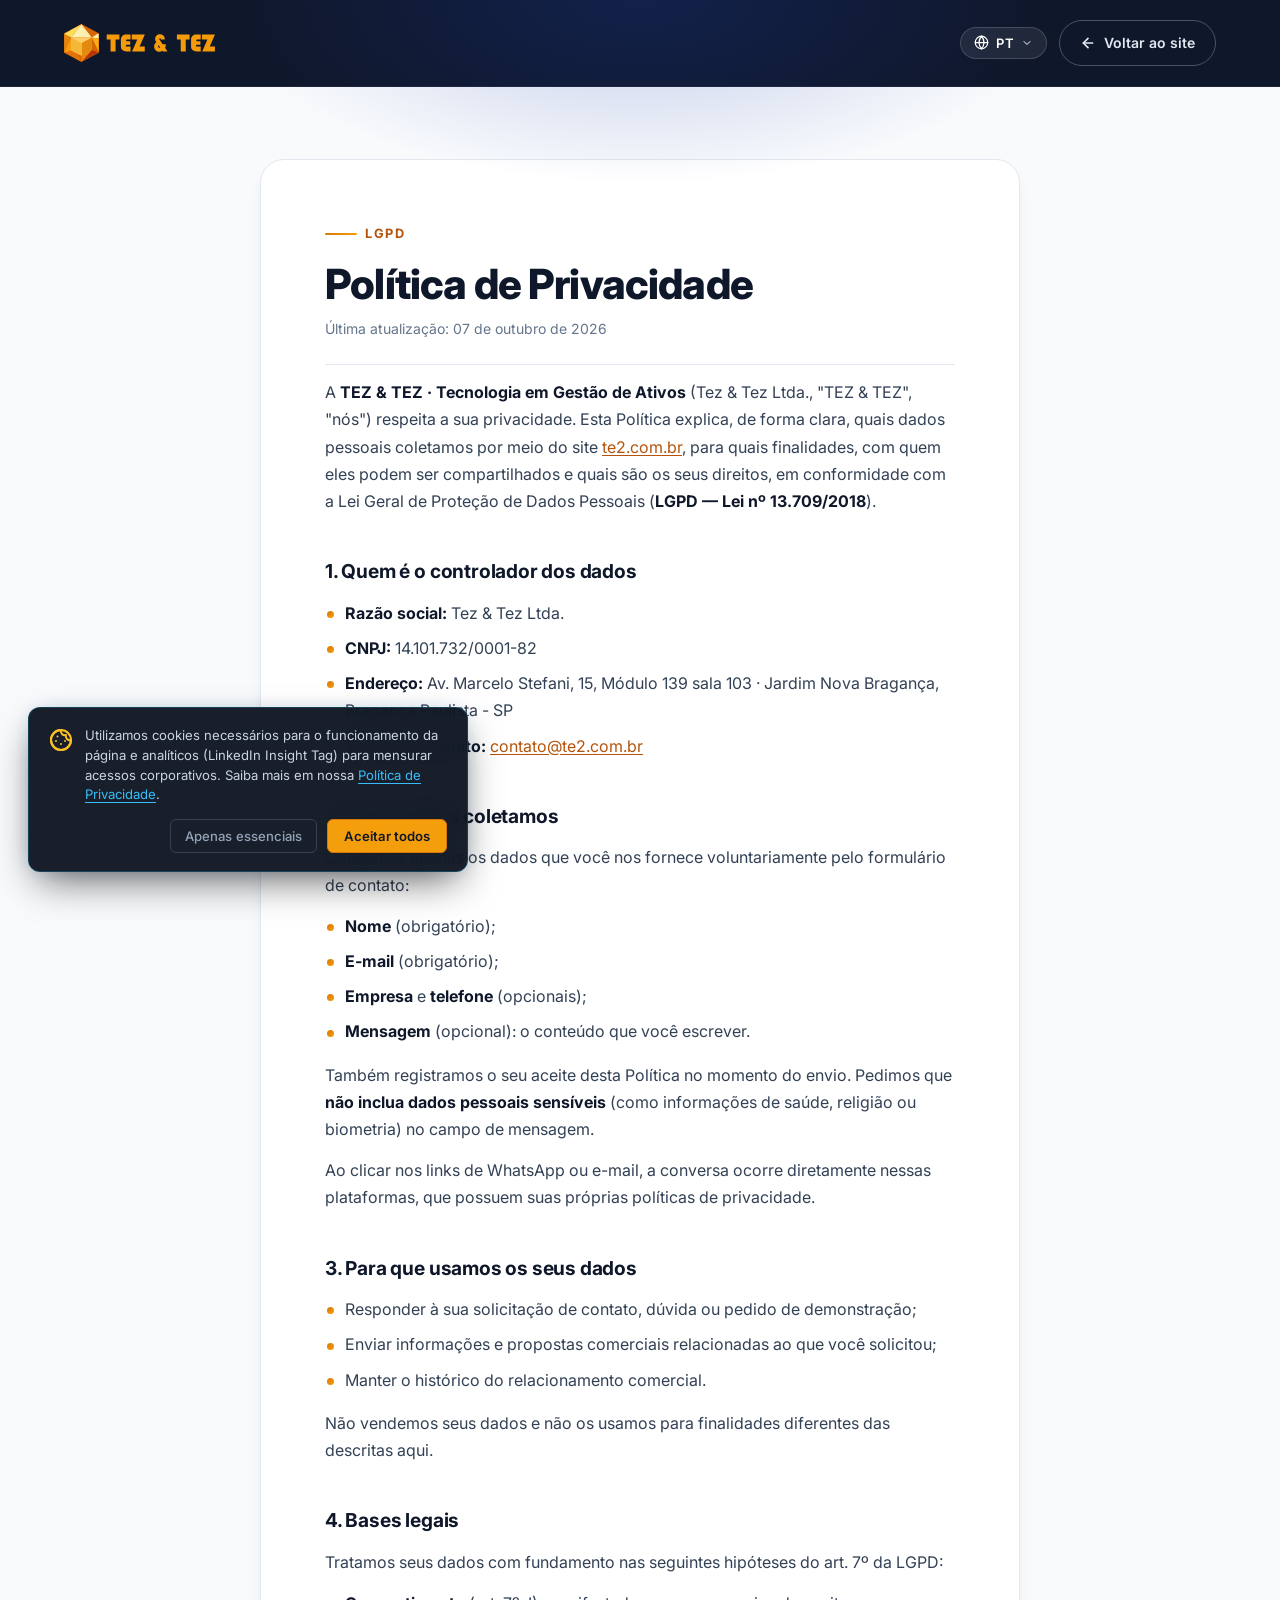
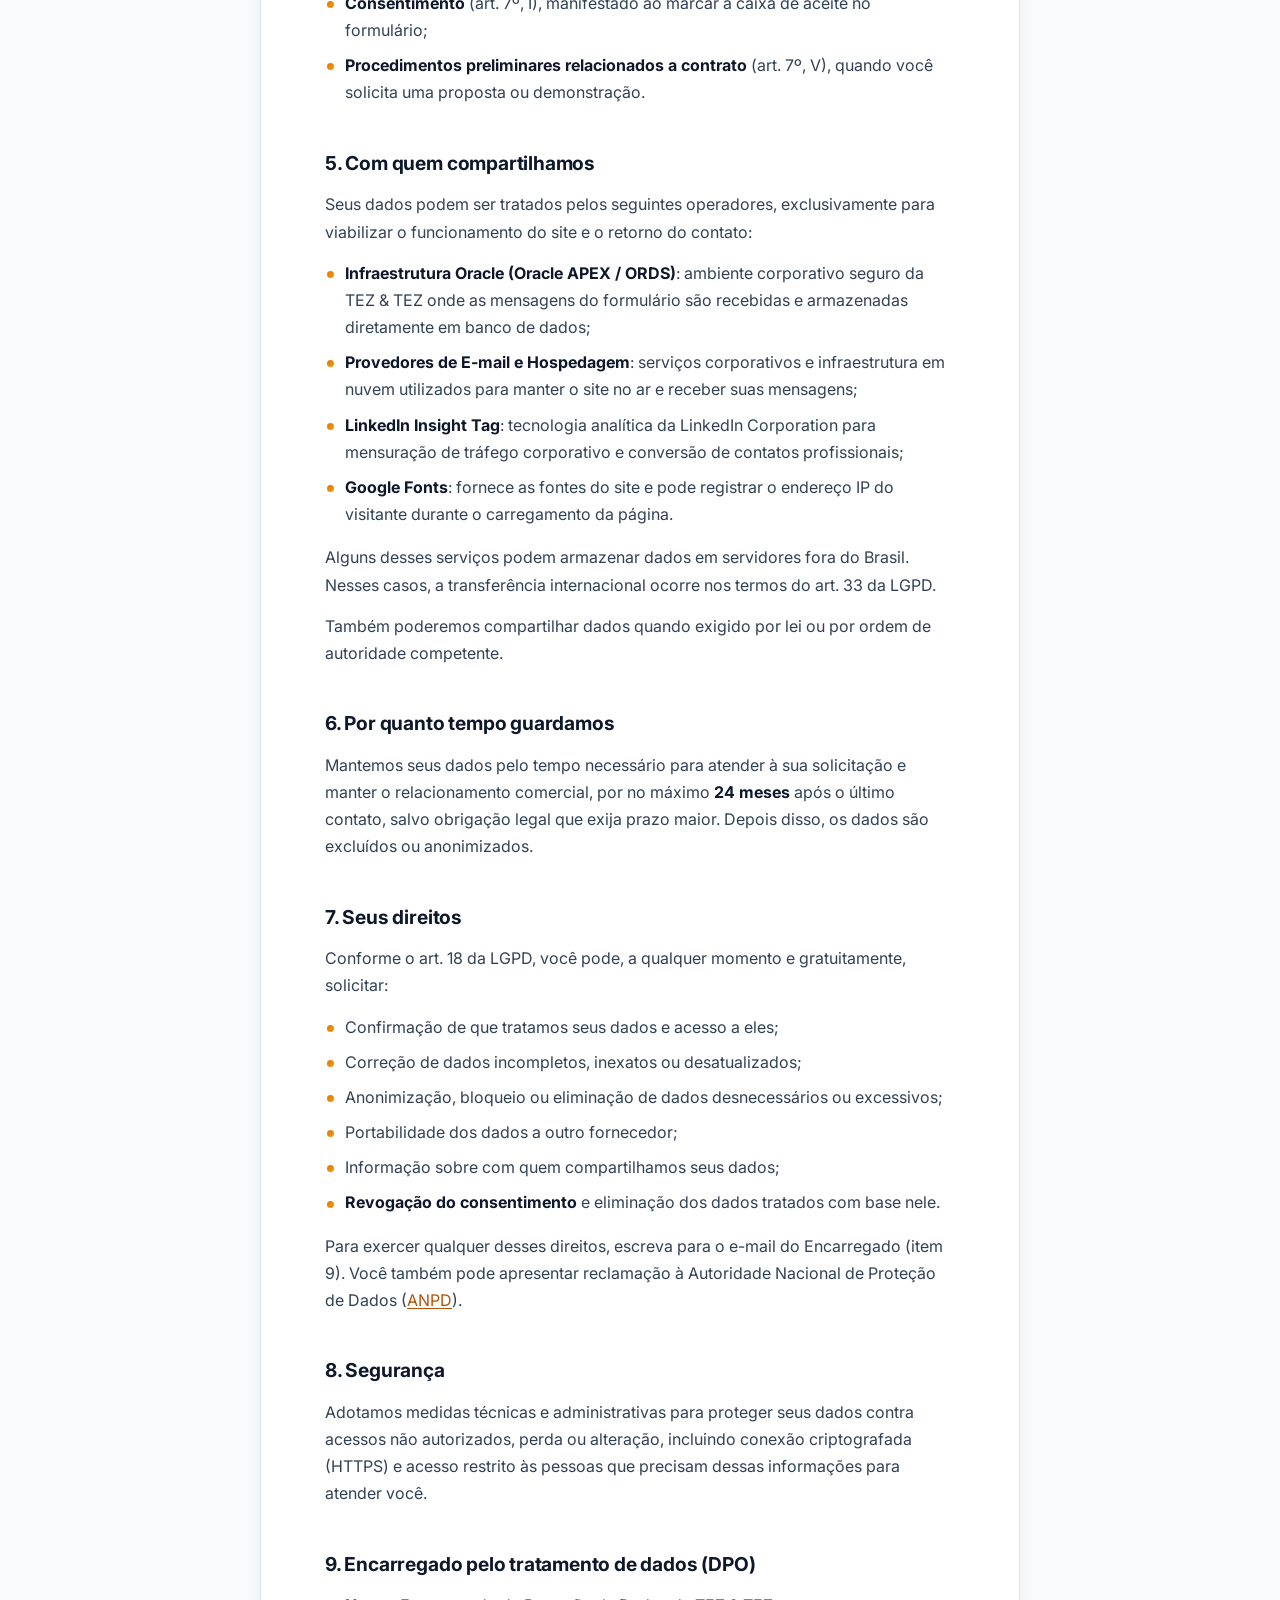
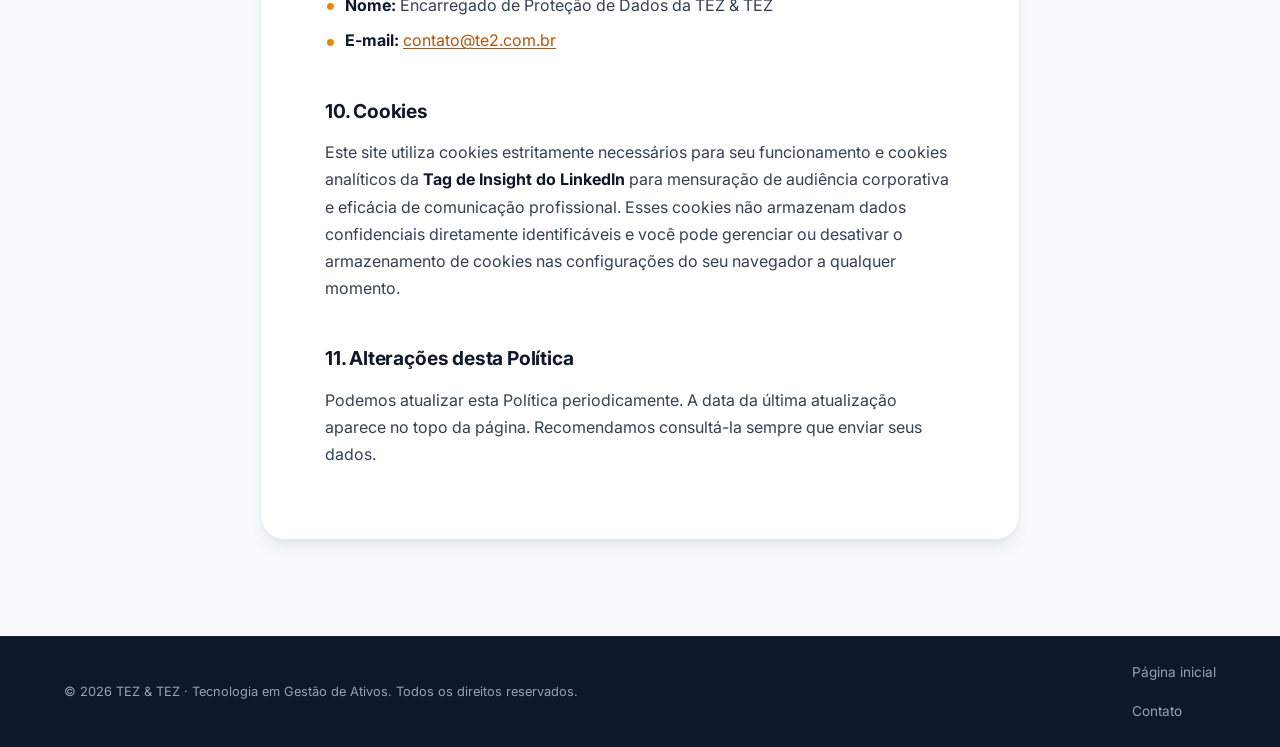
<file: politica-de-privacidade.html>
<!DOCTYPE html>
<html lang="pt-BR">

<head>
  <meta charset="UTF-8">
  <meta name="viewport" content="width=device-width, initial-scale=1.0">
  <meta name="description"
    content="Política de Privacidade da TEZ & TEZ · Tecnologia em Gestão de Ativos: como tratamos e protegemos seus dados pessoais, em conformidade com a LGPD (Lei nº 13.709/2018).">
  <meta name="robots" content="index, follow">
  <meta name="theme-color" content="#0F172A">
  <title>Política de Privacidade | TEZ & TEZ · Tecnologia em Gestão de Ativos</title>

  <!-- Tipografia oficial: Inter -->
  <link rel="preconnect" href="https://fonts.googleapis.com">
  <link rel="preconnect" href="https://fonts.gstatic.com" crossorigin>
  <link rel="stylesheet"
    href="https://fonts.googleapis.com/css2?family=Inter:wght@400;500;600;700;800;900&display=swap">

  <link rel="stylesheet" href="styles.css">
  <link rel="icon" type="image/png" href="assets/img/icone.png">
</head>

<!--
  ============================================================
  MODELO DE POLÍTICA DE PRIVACIDADE — LGPD
  ============================================================
-->

<body class="legal-page">

  <header class="legal-header">
    <div class="container">
      <a href="index.html" class="legal-logo" aria-label="TEZ & TEZ — voltar para a página inicial">
        <img src="assets/img/logo-TEZ-svg.svg" alt="TEZ & TEZ — Tecnologia em Gestão de Ativos">
      </a>
      <div class="legal-header-actions">
        <!-- Seletor de Idioma Executivo (PT / EN / IT) -->
        <div class="lang-switch" id="lang-switch">
          <button class="lang-switch-btn" id="lang-switch-btn" type="button" aria-haspopup="true" aria-expanded="false"
            aria-label="Alterar idioma do site">
            <svg class="lang-globe-icon" viewBox="0 0 24 24" fill="none" stroke="currentColor" stroke-width="2"
              stroke-linecap="round" stroke-linejoin="round" aria-hidden="true">
              <circle cx="12" cy="12" r="10"></circle>
              <line x1="2" y1="12" x2="22" y2="12"></line>
              <path d="M12 2a15.3 15.3 0 0 1 4 10 15.3 15.3 0 0 1-4 10 15.3 15.3 0 0 1-4-10 15.3 15.3 0 0 1 4-10z">
              </path>
            </svg>
            <span class="lang-code-current" id="lang-code-current">PT</span>
            <svg class="lang-chevron" viewBox="0 0 24 24" fill="none" stroke="currentColor" stroke-width="2"
              stroke-linecap="round" stroke-linejoin="round" aria-hidden="true">
              <polyline points="6 9 12 15 18 9"></polyline>
            </svg>
          </button>
          <div class="lang-dropdown" id="lang-dropdown" role="menu" aria-label="Selecionar idioma">
            <button class="lang-option is-active" type="button" role="menuitem" data-lang="pt">
              <span class="lang-flag" aria-hidden="true">🇧🇷</span>
              <span class="lang-name">Português</span>
              <span class="lang-tag">PT</span>
            </button>
            <button class="lang-option" type="button" role="menuitem" data-lang="en">
              <span class="lang-flag" aria-hidden="true">🇺🇸</span>
              <span class="lang-name">English</span>
              <span class="lang-tag">EN</span>
            </button>
            <button class="lang-option" type="button" role="menuitem" data-lang="it">
              <span class="lang-flag" aria-hidden="true">🇮🇹</span>
              <span class="lang-name">Italiano</span>
              <span class="lang-tag">IT</span>
            </button>
          </div>
        </div>

        <a href="index.html" class="btn-outline legal-back" id="legal-back">
          <svg width="16" height="16" viewBox="0 0 24 24" fill="none" stroke="currentColor" stroke-width="2.5"
            stroke-linecap="round" stroke-linejoin="round" aria-hidden="true">
            <line x1="19" y1="12" x2="5" y2="12"></line>
            <polyline points="12 19 5 12 12 5"></polyline>
          </svg>
          <span data-i18n="legal.back">Voltar ao site</span>
        </a>
      </div>
    </div>
  </header>

  <main class="legal-main" id="conteudo">
    <div class="container">
      <article class="legal-content">

        <span class="section-label" data-i18n="legal.badge">LGPD</span>
        <h1 class="legal-title" data-i18n="legal.title">Política de Privacidade</h1>
        <p class="legal-updated" data-i18n="legal.updated">Última atualização: <time datetime="2026-10-07">07 de outubro
            de 2026</time></p>

        <!-- Container para aviso de tradução de cortesia (exibido em EN e IT) -->
        <div id="legal-disclaimer-wrap" data-i18n="legal.disclaimer"></div>

        <p data-i18n="legal.intro">
          A <strong>TEZ &amp; TEZ · Tecnologia em Gestão de Ativos</strong> (Tez &amp; Tez Ltda., "TEZ &amp; TEZ",
          "nós") respeita a sua
          privacidade. Esta Política explica, de forma clara, quais dados pessoais coletamos por meio do site
          <a href="https://te2.com.br">te2.com.br</a>, para quais finalidades, com quem eles podem ser compartilhados
          e quais são os seus direitos, em conformidade com a Lei Geral de Proteção de Dados Pessoais
          (<strong>LGPD — Lei nº 13.709/2018</strong>).
        </p>

        <h2 data-i18n="legal.s1_title">1. Quem é o controlador dos dados</h2>
        <ul data-i18n="legal.s1_body">
          <li><strong>Razão social:</strong> Tez &amp; Tez Ltda.</li>
          <li><strong>CNPJ:</strong> 14.101.732/0001-82</li>
          <li><strong>Endereço:</strong> Av. Marcelo Stefani, 15, Módulo 139 sala 103 · Jardim Nova Bragança, Bragança
            Paulista - SP</li>
          <li><strong>E-mail de contato:</strong> <a href="mailto:contato@te2.com.br">contato@te2.com.br</a></li>
        </ul>

        <h2 data-i18n="legal.s2_title">2. Quais dados coletamos</h2>
        <p data-i18n="legal.s2_p1">Coletamos apenas os dados que você nos fornece voluntariamente pelo formulário de
          contato:</p>
        <ul data-i18n="legal.s2_list">
          <li><strong>Nome</strong> (obrigatório);</li>
          <li><strong>E-mail</strong> (obrigatório);</li>
          <li><strong>Empresa</strong> e <strong>telefone</strong> (opcionais);</li>
          <li><strong>Mensagem</strong> (opcional): o conteúdo que você escrever.</li>
        </ul>
        <p data-i18n="legal.s2_p2">
          Também registramos o seu aceite desta Política no momento do envio. Pedimos que <strong>não inclua dados
            pessoais sensíveis</strong> (como informações de saúde, religião ou biometria) no campo de mensagem.
        </p>
        <p data-i18n="legal.s2_p3">
          Ao clicar nos links de WhatsApp ou e-mail, a conversa ocorre diretamente nessas plataformas, que possuem
          suas próprias políticas de privacidade.
        </p>

        <h2 data-i18n="legal.s3_title">3. Para que usamos os seus dados</h2>
        <ul data-i18n="legal.s3_list">
          <li>Responder à sua solicitação de contato, dúvida ou pedido de demonstração;</li>
          <li>Enviar informações e propostas comerciais relacionadas ao que você solicitou;</li>
          <li>Manter o histórico do relacionamento comercial.</li>
        </ul>
        <p data-i18n="legal.s3_p2">Não vendemos seus dados e não os usamos para finalidades diferentes das descritas
          aqui.</p>

        <h2 data-i18n="legal.s4_title">4. Bases legais</h2>
        <p data-i18n="legal.s4_p1">Tratamos seus dados com fundamento nas seguintes hipóteses do art. 7º da LGPD:</p>
        <ul data-i18n="legal.s4_list">
          <li><strong>Consentimento</strong> (art. 7º, I), manifestado ao marcar a caixa de aceite no formulário;</li>
          <li><strong>Procedimentos preliminares relacionados a contrato</strong> (art. 7º, V), quando você solicita
            uma proposta ou demonstração.</li>
        </ul>

        <h2 data-i18n="legal.s5_title">5. Com quem compartilhamos</h2>
        <p data-i18n="legal.s5_p1">Seus dados podem ser tratados pelos seguintes operadores, exclusivamente para
          viabilizar o funcionamento
          do site e o retorno do contato:</p>
        <ul data-i18n="legal.s5_list">
          <li><strong>Infraestrutura Oracle (Oracle APEX / ORDS)</strong>: ambiente corporativo seguro da TEZ &amp; TEZ onde as mensagens do formulário são recebidas e armazenadas diretamente em banco de dados;</li>
          <li><strong>Provedores de E-mail e Hospedagem</strong>: serviços corporativos e infraestrutura em nuvem
            utilizados para manter o site no ar e receber suas mensagens;</li>
          <li><strong>LinkedIn Insight Tag</strong>: tecnologia analítica da LinkedIn Corporation para mensuração de tráfego corporativo e conversão de contatos profissionais;</li>
          <li><strong>Google Fonts</strong>: fornece as fontes do site e pode registrar o endereço IP do visitante
            durante o carregamento da página.</li>
        </ul>
        <p data-i18n="legal.s5_p2">
          Alguns desses serviços podem armazenar dados em servidores fora do Brasil. Nesses casos, a transferência
          internacional ocorre nos termos do art. 33 da LGPD.
        </p>
        <p data-i18n="legal.s5_p3">Também poderemos compartilhar dados quando exigido por lei ou por ordem de autoridade
          competente.</p>

        <h2 data-i18n="legal.s6_title">6. Por quanto tempo guardamos</h2>
        <p data-i18n="legal.s6_body">
          Mantemos seus dados pelo tempo necessário para atender à sua solicitação e manter o relacionamento comercial,
          por no máximo <strong>24 meses</strong> após o último contato, salvo obrigação legal que
          exija prazo maior. Depois disso, os dados são excluídos ou anonimizados.
        </p>

        <h2 data-i18n="legal.s7_title">7. Seus direitos</h2>
        <p data-i18n="legal.s7_p1">Conforme o art. 18 da LGPD, você pode, a qualquer momento e gratuitamente, solicitar:
        </p>
        <ul data-i18n="legal.s7_list">
          <li>Confirmação de que tratamos seus dados e acesso a eles;</li>
          <li>Correção de dados incompletos, inexatos ou desatualizados;</li>
          <li>Anonimização, bloqueio ou eliminação de dados desnecessários ou excessivos;</li>
          <li>Portabilidade dos dados a outro fornecedor;</li>
          <li>Informação sobre com quem compartilhamos seus dados;</li>
          <li><strong>Revogação do consentimento</strong> e eliminação dos dados tratados com base nele.</li>
        </ul>
        <p data-i18n="legal.s7_p2">
          Para exercer qualquer desses direitos, escreva para o e-mail do Encarregado (item 9). Você também pode
          apresentar reclamação à Autoridade Nacional de Proteção de Dados
          (<a href="https://www.gov.br/anpd" target="_blank" rel="noopener noreferrer">ANPD</a>).
        </p>

        <h2 data-i18n="legal.s8_title">8. Segurança</h2>
        <p data-i18n="legal.s8_body">
          Adotamos medidas técnicas e administrativas para proteger seus dados contra acessos não autorizados, perda
          ou alteração, incluindo conexão criptografada (HTTPS) e acesso restrito às pessoas que precisam dessas
          informações para atender você.
        </p>

        <h2 data-i18n="legal.s9_title">9. Encarregado pelo tratamento de dados (DPO)</h2>
        <ul data-i18n="legal.s9_body">
          <li><strong>Nome:</strong> Encarregado de Proteção de Dados da TEZ &amp; TEZ</li>
          <li><strong>E-mail:</strong> <a href="mailto:contato@te2.com.br">contato@te2.com.br</a></li>
        </ul>

        <h2 data-i18n="legal.s10_title">10. Cookies</h2>
        <p data-i18n="legal.s10_body">
          Este site utiliza cookies estritamente necessários para seu funcionamento e cookies analíticos da <strong>Tag de Insight do LinkedIn</strong> para mensuração de audiência corporativa e eficácia de comunicação profissional. Esses cookies não armazenam dados confidenciais diretamente identificáveis e você pode gerenciar ou desativar o armazenamento de cookies nas configurações do seu navegador a qualquer momento.
        </p>

        <h2 data-i18n="legal.s11_title">11. Alterações desta Política</h2>
        <p data-i18n="legal.s11_body">
          Podemos atualizar esta Política periodicamente. A data da última atualização aparece no topo da página.
          Recomendamos consultá-la sempre que enviar seus dados.
        </p>

      </article>
    </div>
  </main>

  <footer class="footer" id="footer">
    <div class="container">
      <div class="footer-bottom">
        <p class="footer-copy" data-i18n="legal.foot_copy">© <span id="current-year">2026</span> TEZ &amp; TEZ ·
          Tecnologia em Gestão de Ativos. Todos os
          direitos reservados.</p>
        <div class="footer-links">
          <a href="index.html" data-i18n="legal.foot_home">Página inicial</a>
          <a href="index.html#contato" data-i18n="legal.foot_contact">Contato</a>
        </div>
      </div>
    </div>
  </footer>

  <!-- Banner de Consentimento de Cookies LGPD -->
  <aside class="cookie-banner" id="cookie-banner" role="region" aria-label="Aviso de Privacidade e Cookies" style="display: none;">
    <div class="cookie-banner-content">
      <div class="cookie-banner-icon" aria-hidden="true">
        <svg viewBox="0 0 24 24" fill="none" stroke="currentColor" stroke-width="2" stroke-linecap="round" stroke-linejoin="round">
          <circle cx="12" cy="12" r="10"></circle>
          <path d="M12 2a10 10 0 1 0 10 10 4 4 0 0 1-5-5 4 4 0 0 1-5-5"></path>
          <path d="M8.5 8.5v.01"></path>
          <path d="M7 13v.01"></path>
          <path d="M12 16v.01"></path>
          <path d="M16 13v.01"></path>
        </svg>
      </div>
      <p class="cookie-banner-text" data-i18n="cookie.text">
        Utilizamos cookies necessários para o funcionamento da página e analíticos (LinkedIn Insight Tag) para mensurar acessos corporativos. Saiba mais em nossa <a href="politica-de-privacidade.html">Política de Privacidade</a>.
      </p>
    </div>
    <div class="cookie-banner-actions">
      <button type="button" class="btn btn-outline-cookie" id="cookie-btn-essential" data-i18n="cookie.essential">Apenas essenciais</button>
      <button type="button" class="btn btn-primary-cookie" id="cookie-btn-accept" data-i18n="cookie.accept">Aceitar todos</button>
    </div>
  </aside>

  <script src="legal-i18n.js"></script>
</body>

</html>
</file>
<file: styles.css>
/* ============================================================
   TEZ & TEZ — Landing Page Design System
   ============================================================ */

/* --- CSS Custom Properties (Design Tokens) --- */
:root {
  /* Palette — Âmbar Premium */
  --amber-700: #B45309;
  --amber-600: #D97706;
  --amber-500: #F59E0B;
  --amber-400: #FBBF24;
  --amber-300: #FCD34D;
  --amber-100: #FEF3C7;
  --amber-50: #FFFBEB;

  /* Palette — Slate Executivo */
  --slate-950: #020617;
  --slate-900: #0F172A;
  --slate-800: #1E293B;
  --slate-700: #334155;
  --slate-600: #475569;
  --slate-500: #64748B;
  --slate-400: #94A3B8;
  --slate-300: #CBD5E1;
  --slate-200: #E2E8F0;
  --slate-100: #F1F5F9;
  --slate-50: #F8FAFC;

  /* Palette — Azul Corporativo */
  --blue-700: #1D4ED8;
  --blue-600: #1E40AF;
  --blue-500: #3B82F6;

  /* Functional */
  --success: #059669;
  --error: #DC2626;
  --error-soft: #F87171;
  --info: #7C3AED;
  --whatsapp: #25D366;

  /* Surfaces */
  --bg-primary: #FFFFFF;
  --bg-secondary: var(--slate-50);
  --bg-tertiary: var(--slate-100);
  --bg-dark: var(--slate-900);
  --bg-dark-alt: var(--slate-800);

  /* Text */
  --text-primary: var(--slate-900);
  --text-secondary: var(--slate-500);
  --text-tertiary: var(--slate-400);
  --text-inverse: #FFFFFF;

  /* Gradients */
  --gradient-amber: linear-gradient(135deg, var(--amber-600), var(--amber-500));
  --gradient-amber-soft: linear-gradient(135deg, var(--amber-500), var(--amber-300));
  --gradient-dark: linear-gradient(135deg, var(--slate-900), var(--slate-800));
  --gradient-blue: linear-gradient(135deg, var(--blue-600), var(--blue-500));

  /* Shadows */
  --shadow-sm: 0 1px 2px rgba(15, 23, 42, 0.05);
  --shadow-md: 0 4px 6px -1px rgba(15, 23, 42, 0.07), 0 2px 4px -2px rgba(15, 23, 42, 0.05);
  --shadow-lg: 0 10px 15px -3px rgba(15, 23, 42, 0.08), 0 4px 6px -4px rgba(15, 23, 42, 0.04);
  --shadow-xl: 0 20px 25px -5px rgba(15, 23, 42, 0.1), 0 8px 10px -6px rgba(15, 23, 42, 0.05);
  --shadow-amber: 0 4px 14px -2px rgba(217, 119, 6, 0.25);
  --shadow-amber-lg: 0 10px 30px -4px rgba(217, 119, 6, 0.3);

  /* Borders */
  --border-light: 1px solid var(--slate-200);
  --border-amber: 2px solid var(--amber-500);
  --radius-sm: 8px;
  --radius-md: 12px;
  --radius-lg: 16px;
  --radius-xl: 24px;
  --radius-full: 9999px;

  /* Typography — Família única aprovada: Inter */
  --font-heading: 'Inter', system-ui, -apple-system, sans-serif;
  --font-body: 'Inter', system-ui, -apple-system, sans-serif;

  /* Spacing */
  --section-padding: 100px 0;
  --container-max: 1200px;
  --container-padding: 0 24px;

  /* Transitions */
  --ease-out: cubic-bezier(0.22, 1, 0.36, 1);
  --transition-fast: all 0.2s cubic-bezier(0.4, 0, 0.2, 1);
  --transition-smooth: all 0.3s cubic-bezier(0.4, 0, 0.2, 1);
  --transition-spring: all 0.4s cubic-bezier(0.34, 1.56, 0.64, 1);
}

/* Intensidade do "spotlight" dos cards — registrada para poder ser animada */
@property --spot {
  syntax: '<number>';
  inherits: true;
  initial-value: 0;
}


/* --- Reset & Base --- */
*,
*::before,
*::after {
  margin: 0;
  padding: 0;
  box-sizing: border-box;
}

html {
  scroll-behavior: smooth;
  scroll-padding-top: 80px;
  -webkit-font-smoothing: antialiased;
  -moz-osx-font-smoothing: grayscale;
  /* Scrollbar personalizada (Firefox / Chrome 121+) */
  scrollbar-color: var(--amber-500) var(--slate-900);
  scrollbar-width: thin;
}

body {
  font-family: var(--font-body);
  font-size: 16px;
  line-height: 1.7;
  color: var(--text-primary);
  background-color: var(--bg-primary);
  overflow-x: hidden;
}

img {
  max-width: 100%;
  height: auto;
  display: block;
}

a {
  text-decoration: none;
  color: inherit;
  transition: var(--transition-fast);
}

ul,
ol {
  list-style: none;
}

button {
  border: none;
  background: none;
  cursor: pointer;
  font-family: inherit;
}

input,
textarea {
  font-family: inherit;
  font-size: inherit;
}

/* Seleção de texto em âmbar */
::selection {
  background: rgba(245, 158, 11, 0.32);
}

/* Scrollbar personalizada (Safari / navegadores WebKit) */
::-webkit-scrollbar {
  width: 10px;
}

::-webkit-scrollbar-track {
  background: var(--slate-900);
}

::-webkit-scrollbar-thumb {
  background: linear-gradient(var(--amber-500), var(--amber-600));
  border-radius: 10px;
  border: 2px solid var(--slate-900);
}

/* Foco visível consistente para navegação por teclado */
:focus-visible {
  outline: 2px solid var(--amber-500);
  outline-offset: 3px;
}

/* --- Utility --- */
.container {
  max-width: var(--container-max);
  margin: 0 auto;
  padding: var(--container-padding);
}

.sr-only {
  position: absolute;
  width: 1px;
  height: 1px;
  padding: 0;
  margin: -1px;
  overflow: hidden;
  clip: rect(0, 0, 0, 0);
  white-space: nowrap;
  border: 0;
}

.section-label {
  display: inline-flex;
  align-items: center;
  gap: 8px;
  font-family: var(--font-heading);
  font-size: 0.8rem;
  font-weight: 700;
  letter-spacing: 0.12em;
  text-transform: uppercase;
  color: var(--amber-700);
  margin-bottom: 16px;
}

.section-label::before {
  content: '';
  display: inline-block;
  width: 32px;
  height: 2px;
  background: var(--gradient-amber);
  border-radius: 2px;
}

/* Variante para fundos escuros */
.section-label--light {
  color: var(--amber-400);
}

.section-title {
  font-family: var(--font-heading);
  font-size: clamp(2rem, 4vw, 2.75rem);
  font-weight: 800;
  line-height: 1.15;
  color: var(--text-primary);
  margin-bottom: 16px;
  letter-spacing: -0.02em;
}

.section-subtitle {
  font-size: 1.1rem;
  line-height: 1.7;
  color: var(--text-secondary);
  max-width: 640px;
}

/* --- Scroll Reveal Animations --- */
/* Usa as propriedades individuais `translate`/`opacity` via animation,
   para não conflitar com os `transform` de hover dos cards e para que
   os atrasos escalonados (reveal-delay-*) funcionem de verdade. */
.reveal {
  opacity: 0;
  translate: 0 30px;
}

.reveal.visible {
  animation: revealUp 0.8s var(--ease-out) var(--reveal-delay, 0s) both;
}

@keyframes revealUp {
  from {
    opacity: 0;
    translate: 0 30px;
  }

  to {
    opacity: 1;
    translate: 0 0;
  }
}

.reveal-delay-1 {
  --reveal-delay: 0.1s;
}

.reveal-delay-2 {
  --reveal-delay: 0.2s;
}

.reveal-delay-3 {
  --reveal-delay: 0.3s;
}

.reveal-delay-4 {
  --reveal-delay: 0.4s;
}

.reveal-delay-5 {
  --reveal-delay: 0.5s;
}

.reveal-delay-6 {
  --reveal-delay: 0.6s;
}

.reveal-delay-7 {
  --reveal-delay: 0.7s;
}

/* --- Botões: efeito "shine" restrito exclusivamente ao envio de formulário --- */
.form-submit {
  position: relative;
  overflow: hidden;
}

.form-submit::before {
  content: '';
  position: absolute;
  inset: 0;
  z-index: -1;
  background: linear-gradient(115deg, transparent 30%, rgba(255, 255, 255, 0.38) 50%, transparent 70%);
  transform: translateX(-120%);
  pointer-events: none;
}

.form-submit:not(:disabled):hover::before {
  transform: translateX(120%);
  transition: transform 0.8s var(--ease-out);
}


/* ============================================================
   1. NAVBAR
   ============================================================ */
.navbar {
  position: fixed;
  top: 0;
  left: 0;
  width: 100%;
  z-index: 1000;
  padding: 18px 0;
  transition: padding 0.4s var(--ease-out);
}

.navbar.scrolled {
  padding: 10px 0;
}

.navbar .container {
  position: relative;
  display: flex;
  align-items: center;
  justify-content: space-between;
  gap: clamp(20px, 2.5vw, 44px);
  transition: max-width 0.45s var(--ease-out), padding 0.45s var(--ease-out);
}

/* Fundo da "pílula de vidro" — fica num pseudo-elemento para que o
   backdrop-filter não vire containing block do menu mobile (fixed). */
.navbar .container::before {
  content: '';
  position: absolute;
  inset: 0;
  z-index: -1;
  border-radius: var(--radius-full);
  background: rgba(15, 23, 42, 0);
  border: 1px solid transparent;
  transition: background 0.4s ease, border-color 0.4s ease, box-shadow 0.4s ease;
  pointer-events: none;
}

.navbar.scrolled .container {
  max-width: min(1280px, calc(100% - 32px));
  padding: 8px 12px 8px 24px;
  gap: clamp(16px, 2vw, 36px);
}

.navbar.scrolled .container::before {
  background: rgba(15, 23, 42, 0.95);
  backdrop-filter: blur(16px) saturate(180%);
  -webkit-backdrop-filter: blur(16px) saturate(180%);
  border-color: rgba(255, 255, 255, 0.1);
  box-shadow: 0 10px 40px -10px rgba(0, 0, 0, 0.5), inset 0 1px 0 rgba(255, 255, 255, 0.06);
}

.navbar-logo {
  display: flex;
  align-items: center;
  flex-shrink: 0;
}

.navbar-logo img {
  height: 40px;
  width: auto;
  transition: height 0.4s var(--ease-out);
}

.navbar.scrolled .navbar-logo img {
  height: 32px;
}

.navbar-nav {
  display: flex;
  align-items: center;
  gap: clamp(14px, 1.6vw, 24px);
  flex-shrink: 0;
}

.navbar.scrolled .navbar-nav {
  gap: clamp(10px, 1.2vw, 18px);
}

.navbar-nav a {
  font-family: var(--font-heading);
  font-size: 0.86rem;
  font-weight: 500;
  color: rgba(255, 255, 255, 0.85);
  letter-spacing: 0.01em;
  position: relative;
  padding: 4px 0;
  white-space: nowrap;
}

.navbar-nav a:not(.navbar-cta):hover {
  color: #FFFFFF;
}

.navbar.scrolled .navbar-nav a:not(.navbar-cta):hover,
.navbar-nav a.active:not(.navbar-cta) {
  color: var(--amber-500);
}

.navbar-nav a:not(.navbar-cta)::after {
  content: '';
  position: absolute;
  bottom: -2px;
  left: 0;
  width: 0;
  height: 2px;
  background: var(--amber-500);
  border-radius: 2px;
  transition: width 0.3s cubic-bezier(0.4, 0, 0.2, 1);
}

.navbar-nav a:not(.navbar-cta):hover::after,
.navbar-nav a.active:not(.navbar-cta)::after {
  width: 100%;
}

.navbar-nav .navbar-cta {
  font-family: var(--font-heading);
  font-size: 0.86rem;
  font-weight: 700;
  padding: 8px 18px;
  border-radius: var(--radius-full);
  background: var(--amber-500);
  border: 1px solid var(--amber-600);
  color: var(--slate-950);
  box-shadow: 0 2px 8px rgba(0, 0, 0, 0.2);
  transition: transform 0.25s var(--ease-out), background 0.25s ease, border-color 0.25s ease;
  white-space: nowrap;
}

.navbar.scrolled .navbar-nav .navbar-cta {
  padding: 7px 15px;
  font-size: 0.82rem;
}

.navbar.scrolled .lang-switch-btn {
  padding: 6px 10px;
  font-size: 0.78rem;
  gap: 5px;
}

.navbar-nav .navbar-cta:hover {
  color: var(--slate-950);
  background: var(--amber-400);
  border-color: var(--amber-500);
  transform: translateY(-1px);
}

/* --- Seletor de Idioma Executivo (PT / EN / IT) --- */
.lang-switch {
  position: relative;
  display: inline-flex;
  align-items: center;
}

.lang-switch-btn {
  display: inline-flex;
  align-items: center;
  gap: 7px;
  padding: 7px 13px;
  background: rgba(255, 255, 255, 0.08);
  border: 1px solid rgba(255, 255, 255, 0.16);
  border-radius: var(--radius-full);
  color: #FFFFFF;
  font-family: var(--font-heading);
  font-size: 0.8125rem;
  font-weight: 600;
  cursor: pointer;
  letter-spacing: 0.03em;
  transition: background 0.2s ease, border-color 0.2s ease, color 0.2s ease;
  backdrop-filter: blur(8px);
}

.lang-switch-btn:hover,
.lang-switch.is-open .lang-switch-btn {
  background: rgba(255, 255, 255, 0.16);
  border-color: var(--amber-500);
  color: var(--amber-400);
}

.lang-globe-icon {
  width: 15px;
  height: 15px;
  stroke: currentColor;
  flex-shrink: 0;
}

.lang-chevron {
  width: 12px;
  height: 12px;
  stroke: currentColor;
  transition: transform 0.25s var(--ease-out);
}

.lang-switch.is-open .lang-chevron {
  transform: rotate(180deg);
}

.lang-dropdown {
  position: absolute;
  top: calc(100% + 8px);
  right: 0;
  min-width: 175px;
  background: rgba(15, 23, 42, 0.96);
  backdrop-filter: blur(20px) saturate(180%);
  -webkit-backdrop-filter: blur(20px) saturate(180%);
  border: 1px solid rgba(255, 255, 255, 0.12);
  border-radius: var(--radius-md);
  box-shadow: 0 16px 36px -4px rgba(0, 0, 0, 0.6), 0 0 0 1px rgba(255, 255, 255, 0.05);
  padding: 6px;
  display: flex;
  flex-direction: column;
  gap: 3px;
  z-index: 1100;
  opacity: 0;
  visibility: hidden;
  transform: translateY(-6px);
  transition: opacity 0.2s ease, transform 0.2s var(--ease-out), visibility 0.2s ease;
}

.lang-switch.is-open .lang-dropdown {
  opacity: 1;
  visibility: visible;
  transform: translateY(0);
}

.lang-option {
  display: flex;
  align-items: center;
  justify-content: space-between;
  gap: 10px;
  width: 100%;
  padding: 8px 12px;
  background: transparent;
  border: none;
  border-radius: var(--radius-sm);
  color: var(--slate-200);
  font-family: var(--font-heading);
  font-size: 0.85rem;
  font-weight: 500;
  text-align: left;
  cursor: pointer;
  transition: background 0.18s ease, color 0.18s ease;
}

.lang-option:hover {
  background: rgba(255, 255, 255, 0.08);
  color: #FFFFFF;
}

.lang-option.is-active {
  background: rgba(245, 158, 11, 0.15);
  color: var(--amber-400);
  font-weight: 600;
}

.lang-option .lang-flag {
  font-size: 1rem;
  line-height: 1;
}

.lang-option .lang-name {
  flex-grow: 1;
}

.lang-option .lang-tag {
  font-size: 0.72rem;
  font-weight: 700;
  padding: 2px 6px;
  border-radius: 4px;
  background: rgba(255, 255, 255, 0.08);
  color: var(--slate-400);
}

.lang-option.is-active .lang-tag {
  background: var(--amber-500);
  color: var(--slate-950);
}

/* Base de mobile group oculto em desktop */
.lang-mobile-group {
  display: none;
}

/* Hamburger */
.navbar-toggle {
  display: none;
  flex-direction: column;
  align-items: center;
  justify-content: center;
  gap: 5px;
  width: 40px;
  height: 40px;
  border-radius: 50%;
  position: relative;
  z-index: 1001;
  transition: background 0.3s ease;
}

.navbar-toggle:hover {
  background: rgba(255, 255, 255, 0.08);
}

.navbar-toggle span {
  display: block;
  width: 22px;
  height: 2px;
  background: #FFFFFF;
  border-radius: 2px;
  transition: transform 0.35s var(--ease-out), opacity 0.2s ease;
}

/* X perfeitamente centralizado: 2px de altura + 5px de gap = 7px */
.navbar-toggle.active span:nth-child(1) {
  transform: translateY(7px) rotate(45deg);
}

.navbar-toggle.active span:nth-child(2) {
  opacity: 0;
  transform: scaleX(0);
}

.navbar-toggle.active span:nth-child(3) {
  transform: translateY(-7px) rotate(-45deg);
}

/* Overlay atrás do menu mobile */
.nav-overlay {
  position: fixed;
  inset: 0;
  z-index: 999;
  background: rgba(2, 6, 23, 0.6);
  backdrop-filter: blur(4px);
  -webkit-backdrop-filter: blur(4px);
  opacity: 0;
  visibility: hidden;
  transition: opacity 0.4s ease, visibility 0.4s ease;
}

.nav-overlay.active {
  opacity: 1;
  visibility: visible;
}


/* ============================================================
   2. HERO SECTION — Vídeo Cinematográfico & Condutor de Energia
   ============================================================ */
.hero {
  position: relative;
  min-height: 100vh;
  min-height: 100svh;
  display: flex;
  align-items: center;
  /* Fallback crepuscular natural alinhado ao primeiro frame do vídeo (zero fundo azul artificial) */
  background: linear-gradient(155deg, #1b2432 0%, #2d3c4e 52%, #4a4540 82%, #755b3e 100%);
  overflow: hidden;
  padding: 128px 0 96px;
  isolation: isolate;
}

/* Camada de Vídeo Full-Bleed */
.hero-media-bg {
  position: absolute;
  inset: 0;
  z-index: 0;
  overflow: hidden;
  pointer-events: none;
  background-color: #0b0f17;
}

.hero-bg-video {
  width: 100%;
  height: 100%;
  object-fit: cover;
  object-position: center 44%;
  display: block;
  opacity: 1;
  transition: opacity 1s cubic-bezier(0.4, 0, 0.2, 1);
  will-change: opacity;
}

.hero-bg-video.is-fading {
  opacity: 0;
}

/* Máscara Óptica Direcional (Scrim Cinematográfico Neutro — sem matiz azul)
   1) Topo: protege a legibilidade da Navbar fixa transparente.
   2) Esquerda → Direita: garante contraste AAA no texto e abre ~90% limpo sobre o vídeo à direita.
   3) Base: vinheta sutil para ancorar a barra branca de indicadores sem encobrir o horizonte dourado. */
.hero-video-scrim {
  position: absolute;
  inset: 0;
  background:
    linear-gradient(180deg, rgba(8, 11, 18, 0.72) 0%, rgba(8, 11, 18, 0.22) 16%, transparent 30%),
    linear-gradient(90deg, rgba(9, 13, 20, 0.82) 0%, rgba(9, 13, 20, 0.64) 34%, rgba(9, 13, 20, 0.22) 58%, rgba(9, 13, 20, 0.04) 80%, rgba(245, 158, 11, 0.06) 100%),
    linear-gradient(180deg, transparent 78%, rgba(9, 13, 20, 0.46) 100%);
  pointer-events: none;
}

/* --- Faixa Vertical Direita: Condutor de Energia Âmbar (Identidade Visual) --- */
.hero-energy-rail {
  position: absolute;
  top: 0;
  bottom: 0;
  right: clamp(16px, 2.6vw, 42px);
  width: 56px;
  display: flex;
  justify-content: center;
  pointer-events: none;
  z-index: 2;
  -webkit-mask-image: linear-gradient(180deg, transparent 0%, rgba(0, 0, 0, 0.15) 10%, #000 22%, #000 86%, rgba(0, 0, 0, 0.2) 95%, transparent 100%);
  mask-image: linear-gradient(180deg, transparent 0%, rgba(0, 0, 0, 0.15) 10%, #000 22%, #000 86%, rgba(0, 0, 0, 0.2) 95%, transparent 100%);
}

/* Bainha arquitetônica da faixa vertical com marcações técnicas em Âmbar */
.hero-energy-sheath {
  position: relative;
  width: 14px;
  height: 100%;
  display: flex;
  justify-content: center;
  background:
    repeating-linear-gradient(180deg, transparent 0px, transparent 36px, rgba(251, 191, 36, 0.18) 36px, rgba(251, 191, 36, 0.18) 37px),
    linear-gradient(180deg, rgba(245, 158, 11, 0.04), rgba(251, 191, 36, 0.11) 50%, rgba(245, 158, 11, 0.04));
  border-left: 1px solid rgba(251, 191, 36, 0.3);
  border-right: 1px solid rgba(251, 191, 36, 0.3);
  box-shadow: 0 0 26px rgba(245, 158, 11, 0.18), inset 0 0 10px rgba(245, 158, 11, 0.1);
}

/* Filamento condutor central */
.hero-energy-core {
  position: relative;
  width: 4px;
  height: 100%;
  background: rgba(245, 158, 11, 0.24);
  border-radius: var(--radius-full);
  box-shadow: 0 0 12px rgba(245, 158, 11, 0.35);
}

/* Pulsos harmônicos de corrente elétrica percorrendo a faixa vertical */
.hero-energy-pulse {
  position: absolute;
  left: 0;
  width: 100%;
  border-radius: var(--radius-full);
  will-change: transform;
}

.hero-energy-pulse--primary {
  top: 0;
  height: 25%;
  background: linear-gradient(
    180deg,
    transparent 0%,
    var(--amber-600) 20%,
    var(--amber-500) 48%,
    var(--amber-400) 74%,
    var(--amber-300) 90%,
    var(--amber-50) 96%,
    transparent 100%
  );
  box-shadow:
    0 6px 18px 2px rgba(251, 191, 36, 0.85),
    0 0 34px 7px rgba(245, 158, 11, 0.45);
  animation: heroEnergyPrimary 3.2s cubic-bezier(0.4, 0, 0.2, 1) infinite;
}

.hero-energy-pulse--secondary {
  top: 0;
  height: 16%;
  background: linear-gradient(
    180deg,
    transparent 0%,
    var(--amber-500) 28%,
    var(--amber-400) 68%,
    var(--amber-100) 93%,
    transparent 100%
  );
  box-shadow:
    0 4px 14px 2px rgba(252, 211, 77, 0.75),
    0 0 24px 4px rgba(245, 158, 11, 0.35);
  animation: heroEnergySecondary 2.1s linear 1.15s infinite;
}

@keyframes heroEnergyPrimary {
  from {
    transform: translate3d(0, -125%, 0);
  }

  to {
    transform: translate3d(0, 440%, 0);
  }
}

@keyframes heroEnergySecondary {
  from {
    transform: translate3d(0, -125%, 0);
  }

  to {
    transform: translate3d(0, 660%, 0);
  }
}

.hero .container {
  width: 100%;
  display: flex;
  align-items: center;
  position: relative;
  z-index: 3;
}

.hero-content {
  max-width: 630px;
}

.hero-badge {
  display: inline-flex;
  align-items: center;
  gap: 8px;
  padding: 6px 16px;
  border-radius: var(--radius-full);
  border: 1px solid rgba(255, 255, 255, 0.18);
  background: rgba(12, 17, 26, 0.62);
  backdrop-filter: blur(10px);
  -webkit-backdrop-filter: blur(10px);
  font-family: var(--font-heading);
  font-size: 0.8125rem;
  font-weight: 600;
  color: var(--slate-100);
  letter-spacing: 0.02em;
  margin-bottom: 24px;
}

.hero-badge .dot {
  width: 6px;
  height: 6px;
  background: var(--amber-500);
  border-radius: 50%;
  box-shadow: 0 0 8px rgba(245, 158, 11, 0.8);
}

.hero-title {
  font-family: var(--font-heading);
  font-size: clamp(2.25rem, 4.2vw, 3.25rem);
  font-weight: 800;
  line-height: 1.15;
  color: var(--text-inverse);
  margin-bottom: 20px;
  letter-spacing: -0.025em;
  text-shadow: 0 2px 24px rgba(0, 0, 0, 0.38);
}

.hero-title .highlight {
  color: var(--amber-500);
}

.hero-description {
  font-size: 1.05rem;
  line-height: 1.7;
  color: var(--slate-200);
  margin-bottom: 36px;
  max-width: 560px;
  text-shadow: 0 1px 14px rgba(0, 0, 0, 0.45);
}

.hero-actions {
  display: flex;
  gap: 16px;
  flex-wrap: wrap;
}

/* Botão principal em Âmbar com texto escuro de alto contraste */
.btn-primary {
  display: inline-flex;
  align-items: center;
  gap: 10px;
  padding: 14px 30px;
  border-radius: var(--radius-full);
  background: var(--amber-500);
  color: var(--slate-950);
  border: 1px solid var(--amber-600);
  font-family: var(--font-heading);
  font-size: 0.98rem;
  font-weight: 700;
  box-shadow: 0 4px 14px -2px rgba(245, 158, 11, 0.4);
  transition: transform 0.25s var(--ease-out), background 0.25s ease, border-color 0.25s ease, box-shadow 0.25s ease;
  cursor: pointer;
  position: relative;
  overflow: hidden;
  text-decoration: none;
}

.btn-primary:hover {
  background: var(--amber-400);
  border-color: var(--amber-500);
  color: var(--slate-950);
  transform: translateY(-2px);
  box-shadow: 0 8px 24px -2px rgba(245, 158, 11, 0.5);
}

.btn-arrow {
  transition: transform 0.3s var(--ease-out);
}

.btn-primary:hover .btn-arrow {
  transform: translateX(4px);
}

/* Botão secundário com contorno (e vidro escuro no Hero sobre o vídeo) */
.btn-outline {
  display: inline-flex;
  align-items: center;
  gap: 8px;
  padding: 14px 28px;
  border-radius: var(--radius-full);
  border: 1.5px solid var(--slate-600);
  background: transparent;
  color: var(--slate-200);
  font-family: var(--font-heading);
  font-size: 0.95rem;
  font-weight: 600;
  transition: var(--transition-smooth);
  cursor: pointer;
  text-decoration: none;
}

.btn-outline:hover {
  border-color: var(--slate-400);
  background: rgba(255, 255, 255, 0.05);
  color: #FFFFFF;
  transform: translateY(-2px);
}

.hero .btn-outline {
  background: rgba(12, 17, 26, 0.48);
  backdrop-filter: blur(10px);
  -webkit-backdrop-filter: blur(10px);
  border-color: rgba(255, 255, 255, 0.24);
  color: #FFFFFF;
}

.hero .btn-outline:hover {
  background: rgba(12, 17, 26, 0.72);
  border-color: var(--amber-400);
  color: #FFFFFF;
}


/* ============================================================
/* ============================================================
   3. FAIXA DE NÚMEROS E DESTAQUES (Barra Executiva Slim)
   ============================================================ */
.numbers-strip {
  padding: 0;
  position: relative;
  z-index: 2;
  margin-top: -36px;
}

.numbers-strip .container {
  background: var(--bg-primary);
  border-radius: var(--radius-lg);
  box-shadow: 0 16px 36px -12px rgba(15, 23, 42, 0.08), 0 4px 12px -2px rgba(15, 23, 42, 0.03);
  padding: 24px 36px;
  display: grid;
  grid-template-columns: repeat(4, 1fr);
  gap: 24px;
  border: 1px solid var(--slate-200);
}

.number-item {
  text-align: center;
  position: relative;
  display: flex;
  flex-direction: column;
  align-items: center;
  justify-content: center;
}

.number-item:not(:last-child)::after {
  content: '';
  position: absolute;
  right: -12px;
  top: 15%;
  height: 70%;
  width: 1px;
  background: linear-gradient(to bottom, transparent, var(--slate-200), transparent);
}

.number-value {
  font-family: var(--font-heading);
  font-size: clamp(1.75rem, 2.5vw, 2.15rem);
  font-weight: 700;
  color: var(--slate-900);
  letter-spacing: -0.02em;
  font-variant-numeric: tabular-nums;
  line-height: 1.15;
  margin-bottom: 4px;
  display: inline-flex;
  align-items: center;
  justify-content: center;
  gap: 8px;
  white-space: nowrap;
}

/* Badge sutil para "Desde" */
.number-prefix-badge {
  font-size: 0.72rem;
  font-weight: 700;
  color: var(--amber-700);
  background: rgba(245, 158, 11, 0.12);
  border: 1px solid rgba(245, 158, 11, 0.25);
  padding: 2px 7px;
  border-radius: var(--radius-full);
  text-transform: uppercase;
  letter-spacing: 0.06em;
  line-height: 1.2;
}

/* Ícone de escudo/selo ANEEL */
.number-seal-icon {
  color: var(--amber-500);
  display: inline-flex;
  align-items: center;
  justify-content: center;
}

.number-seal-icon svg {
  width: 20px;
  height: 20px;
  color: var(--amber-500);
}

.number-label {
  font-size: 0.8125rem;
  font-weight: 500;
  color: var(--slate-500);
  line-height: 1.35;
  max-width: 200px;
}


/* ============================================================
   4. QUEM SOMOS
   ============================================================ */
.about {
  padding: var(--section-padding);
}

.about .container {
  display: grid;
  grid-template-columns: 1fr 1fr;
  gap: 80px;
  align-items: center;
}

.about-content {
  max-width: 540px;
}

.about-text {
  font-size: 1.05rem;
  line-height: 1.8;
  color: var(--text-secondary);
  margin-bottom: 32px;
}

.conciliation-grid {
  display: grid;
  grid-template-columns: 1fr 1fr;
  gap: 16px;
}

.conciliation-item {
  position: relative;
  display: flex;
  align-items: center;
  gap: 12px;
  padding: 16px 20px;
  background: var(--bg-dark);
  border-radius: var(--radius-md);
  border: 1px solid rgba(255, 255, 255, 0.08);
  transition: var(--transition-smooth);
  cursor: help;
}

.conciliation-item:hover,
.conciliation-item:focus-visible,
.conciliation-item.is-open {
  border-color: var(--amber-500);
  background: var(--slate-800);
  transform: translateY(-2px);
  box-shadow: var(--shadow-md);
}

.conciliation-item:focus-visible {
  outline-offset: 2px;
}

.conciliation-icon {
  width: 40px;
  height: 40px;
  border-radius: var(--radius-sm);
  display: flex;
  align-items: center;
  justify-content: center;
  background: var(--slate-800);
  color: var(--amber-500);
  border: 1px solid rgba(245, 158, 11, 0.25);
  font-size: 1.1rem;
  flex-shrink: 0;
  transition: var(--transition-fast);
}

.conciliation-item:hover .conciliation-icon,
.conciliation-item:focus-visible .conciliation-icon,
.conciliation-item.is-open .conciliation-icon {
  background: var(--slate-700);
  color: var(--amber-400);
  border-color: var(--amber-500);
}

.conciliation-name {
  font-family: var(--font-heading);
  font-size: 0.9rem;
  font-weight: 600;
  color: #FFFFFF;
}

/* Tooltip — abre com hover, foco de teclado ou toque (classe .is-open via JS) */
.conciliation-tooltip {
  position: absolute;
  bottom: calc(100% + 12px);
  left: 50%;
  transform: translateX(-50%) translateY(8px);
  width: 260px;
  padding: 14px 18px;
  background: var(--slate-900);
  color: rgba(255, 255, 255, 0.9);
  font-size: 0.8rem;
  line-height: 1.6;
  border-radius: var(--radius-md);
  box-shadow: 0 12px 32px rgba(0, 0, 0, 0.15);
  border: 1px solid rgba(255, 255, 255, 0.08);
  opacity: 0;
  visibility: hidden;
  pointer-events: none;
  transition: opacity 0.3s ease, transform 0.3s ease, visibility 0.3s ease;
  z-index: 10;
}

.conciliation-tooltip::after {
  content: '';
  position: absolute;
  top: 100%;
  left: 50%;
  transform: translateX(-50%);
  border: 6px solid transparent;
  border-top-color: var(--slate-900);
}

.conciliation-item:hover .conciliation-tooltip,
.conciliation-item:focus-visible .conciliation-tooltip,
.conciliation-item.is-open .conciliation-tooltip {
  opacity: 1;
  visibility: visible;
  transform: translateX(-50%) translateY(0);
}

/* Visual Diagram — Conciliação Quádrupla animada */
.about-visual {
  display: flex;
  align-items: center;
  justify-content: center;
}

.quad-diagram {
  --size: 380px;
  --node: 100px;
  --center: 120px;
  --icon: 22px;
  position: relative;
  width: var(--size);
  height: var(--size);
}

/* Anel orbital que conecta os 4 nós, com um ponto de luz girando */
.quad-orbit {
  position: absolute;
  inset: calc(var(--node) / 2);
  border-radius: 50%;
  border: 1px dashed rgba(217, 119, 6, 0.35);
  animation: orbitSpin 40s linear infinite;
  z-index: 0;
}

.quad-orbit::before {
  content: '';
  position: absolute;
  top: -4px;
  left: 50%;
  width: 8px;
  height: 8px;
  margin-left: -4px;
  border-radius: 50%;
  background: var(--amber-500);
  box-shadow: 0 0 12px 3px rgba(245, 158, 11, 0.6);
}

/* Raios (nó → centro) com "pulsos de energia" percorrendo */
.quad-spoke {
  position: absolute;
  top: 50%;
  left: 50%;
  width: calc(var(--size) / 2 - var(--node) / 2);
  height: 2px;
  margin-top: -1px;
  transform-origin: 0 50%;
  background: linear-gradient(90deg, rgba(217, 119, 6, 0.3), var(--slate-200));
  border-radius: 2px;
  overflow: hidden;
  z-index: 1;
}

.quad-spoke--top {
  rotate: -90deg;
}

.quad-spoke--right {
  rotate: 0deg;
}

.quad-spoke--bottom {
  rotate: 90deg;
}

.quad-spoke--left {
  rotate: 180deg;
}

.quad-spoke::after {
  content: '';
  position: absolute;
  inset: 0;
  background: linear-gradient(90deg, transparent 0%, var(--amber-300) 6%, var(--amber-500) 14%, transparent 42%);
  transform: translateX(100%);
  animation: energyPulse 2.8s cubic-bezier(0.55, 0, 0.45, 1) infinite;
}

.quad-spoke--right::after {
  animation-delay: 0.7s;
}

.quad-spoke--bottom::after {
  animation-delay: 1.4s;
}

.quad-spoke--left::after {
  animation-delay: 2.1s;
}

@keyframes energyPulse {
  from {
    transform: translateX(100%);
  }

  to {
    transform: translateX(-100%);
  }
}

.quad-center {
  position: absolute;
  top: 50%;
  left: 50%;
  translate: -50% -50%;
  width: var(--center);
  height: var(--center);
  background: var(--slate-900);
  border: 2.5px solid var(--amber-500);
  border-radius: 50%;
  display: flex;
  align-items: center;
  justify-content: center;
  color: var(--amber-400);
  font-family: var(--font-heading);
  font-weight: 700;
  font-size: 0.75rem;
  text-align: center;
  line-height: 1.3;
  box-shadow: 0 4px 16px rgba(0, 0, 0, 0.4), 0 0 16px rgba(245, 158, 11, 0.2);
  z-index: 3;
}

/* Halo pulsante do centro */
.quad-center::before,
.quad-center::after {
  content: '';
  position: absolute;
  inset: 0;
  border-radius: 50%;
  border: 2px solid rgba(245, 158, 11, 0.5);
  animation: haloPulse 3s ease-out infinite;
  z-index: -1;
}

.quad-center::after {
  animation-delay: 1.5s;
}

@keyframes haloPulse {
  from {
    transform: scale(1);
    opacity: 0.8;
  }

  to {
    transform: scale(1.6);
    opacity: 0;
  }
}

.quad-node {
  position: absolute;
  width: var(--node);
  height: var(--node);
  background: var(--amber-100);
  border-radius: 50%;
  display: flex;
  flex-direction: column;
  align-items: center;
  justify-content: center;
  gap: 4px;
  font-family: var(--font-heading);
  font-size: 0.7rem;
  font-weight: 600;
  color: var(--slate-700);
  text-align: center;
  line-height: 1.3;
  box-shadow: var(--shadow-lg);
  border: 2px solid var(--amber-500);
  transition: scale 0.35s var(--ease-out), border-color 0.3s ease, box-shadow 0.3s ease, color 0.3s ease, background 0.3s ease;
  z-index: 2;
}

.quad-node svg {
  width: var(--icon);
  height: var(--icon);
  color: var(--amber-600);
  transition: color 0.3s ease;
}

.quad-node--top {
  top: 0;
  left: 50%;
  translate: -50% 0;
}

.quad-node--right {
  right: 0;
  top: 50%;
  translate: 0 -50%;
}

.quad-node--bottom {
  bottom: 0;
  left: 50%;
  translate: -50% 0;
}

.quad-node--left {
  left: 0;
  top: 50%;
  translate: 0 -50%;
}

/* Nó aceso — hover direto ou item correspondente da lista ao lado */
.quad-node:hover,
.quad-node.is-active {
  scale: 1.1;
  border-color: var(--amber-500);
  background: var(--amber-50);
  color: var(--amber-700);
  box-shadow: 0 0 0 6px rgba(245, 158, 11, 0.12), var(--shadow-amber-lg);
}


/* ============================================================
   CARDS — "Spotlight" que segue o mouse (Serviços + Módulos)
   ============================================================ */
/* Borda que acende onde o cursor está */
.service-card::after {
  content: '';
  position: absolute;
  inset: 0;
  border-radius: inherit;
  padding: 1px;
  background: radial-gradient(320px circle at var(--x, 50%) var(--y, 50%), rgba(59, 130, 246, 0.65), transparent 60%);
  -webkit-mask: linear-gradient(#fff 0 0) content-box, linear-gradient(#fff 0 0);
  -webkit-mask-composite: xor;
  mask: linear-gradient(#fff 0 0) content-box, linear-gradient(#fff 0 0);
  mask-composite: exclude;
  opacity: var(--spot, 0);
  pointer-events: none;
  z-index: 2;
}

.module-card::after {
  content: '';
  position: absolute;
  inset: 0;
  border-radius: inherit;
  padding: 1px;
  /* Brilho Azul Secundário (Corporativo) */
  background: radial-gradient(320px circle at var(--x, 50%) var(--y, 50%), rgba(59, 130, 246, 0.65), transparent 60%);
  -webkit-mask: linear-gradient(#fff 0 0) content-box, linear-gradient(#fff 0 0);
  -webkit-mask-composite: xor;
  mask: linear-gradient(#fff 0 0) content-box, linear-gradient(#fff 0 0);
  mask-composite: exclude;
  opacity: var(--spot, 0);
  pointer-events: none;
  z-index: 2;
}

@media (hover: hover) {

  .service-card:hover,
  .module-card:hover {
    --spot: 1;
  }
}


/* ============================================================
   4.1. SEGMENTOS (Nova Seção)
   ============================================================ */
.segments {
  padding: var(--section-padding);
  background: var(--bg-secondary);
  position: relative;
}

.segments-header {
  text-align: center;
  max-width: 760px;
  margin: 0 auto 56px;
}

.segments-header .section-subtitle {
  margin: 0 auto;
  color: var(--text-secondary);
}

.segments-grid {
  display: grid;
  grid-template-columns: repeat(4, 1fr);
  gap: 24px;
}

.segment-card {
  background:
    radial-gradient(480px circle at var(--x, 50%) var(--y, 50%), rgba(59, 130, 246, calc(0.12 * var(--spot, 0))), transparent 45%),
    var(--bg-dark);
  border: 1px solid rgba(255, 255, 255, 0.08);
  border-radius: var(--radius-lg);
  padding: 32px 26px;
  display: flex;
  flex-direction: column;
  transition: transform 0.3s var(--ease-out), box-shadow 0.3s ease, border-color 0.3s ease, --spot 0.4s ease;
  position: relative;
  overflow: hidden;
  box-shadow: 0 10px 30px -10px rgba(2, 6, 23, 0.35);
}

.segment-card::before {
  content: '';
  position: absolute;
  top: 0;
  left: 0;
  right: 0;
  height: 3px;
  background: var(--gradient-amber);
  transform: scaleX(0);
  transform-origin: left;
  transition: transform 0.4s cubic-bezier(0.4, 0, 0.2, 1);
  z-index: 2;
}

.segment-card:hover {
  transform: translateY(-4px);
  border-color: rgba(59, 130, 246, 0.35);
  box-shadow: 0 20px 40px -12px rgba(2, 6, 23, 0.5);
}

.segment-card:hover::before {
  transform: scaleX(1);
}

.segment-icon {
  width: 48px;
  height: 48px;
  border-radius: var(--radius-md);
  background: var(--slate-800);
  color: var(--amber-500);
  display: flex;
  align-items: center;
  justify-content: center;
  margin-bottom: 20px;
  transition: var(--transition-fast);
  border: 1px solid rgba(245, 158, 11, 0.25);
  box-shadow: 0 4px 12px -2px rgba(0, 0, 0, 0.3);
}

.segment-card:hover .segment-icon {
  background: rgba(245, 158, 11, 0.15);
  border-color: var(--amber-500);
  color: var(--amber-400);
  transform: scale(1.04);
}

.segment-icon svg {
  width: 24px;
  height: 24px;
  color: var(--amber-500);
  transition: var(--transition-fast);
}

.segment-card:hover .segment-icon svg {
  color: var(--amber-400);
}

.segment-title {
  font-family: var(--font-heading);
  font-size: 1.2rem;
  font-weight: 700;
  color: #FFFFFF;
  margin-bottom: 12px;
  line-height: 1.3;
}

.segment-lead {
  font-size: 0.925rem;
  font-weight: 600;
  color: var(--slate-200);
  margin-bottom: 12px;
  line-height: 1.5;
}

.segment-description {
  font-size: 0.85rem;
  line-height: 1.65;
  color: var(--slate-300);
  flex-grow: 1;
}

.segment-tag {
  display: inline-flex;
  align-items: center;
  gap: 6px;
  font-size: 0.72rem;
  font-weight: 600;
  text-transform: uppercase;
  letter-spacing: 0.05em;
  color: var(--amber-400);
  margin-top: 24px;
  padding-top: 14px;
  border-top: 1px solid rgba(255, 255, 255, 0.08);
}

.segment-tag svg {
  color: var(--amber-500);
  flex-shrink: 0;
}


/* ============================================================
   5. PLATAFORMA TGA — seção escura + ciclo do ativo
   ============================================================ */
.platform {
  padding: var(--section-padding);
  background: var(--bg-dark);
  position: relative;
  overflow: hidden;
  isolation: isolate;
}

/* Brilho radial de profundidade na Plataforma TGA */
.platform::before {
  content: '';
  position: absolute;
  top: -220px;
  left: 50%;
  translate: -50% 0;
  width: min(1100px, 100vw);
  height: 550px;
  background: radial-gradient(ellipse, rgba(30, 64, 175, 0.28), transparent 70%);
  pointer-events: none;
  z-index: 0;
}

/* Textura de grade técnica (grid lines) na Plataforma TGA — suave e elegante */
.platform::after {
  content: '';
  position: absolute;
  inset: 0;
  background-image:
    linear-gradient(rgba(255, 255, 255, 0.035) 1px, transparent 1px),
    linear-gradient(90deg, rgba(255, 255, 255, 0.035) 1px, transparent 1px);
  background-size: 60px 60px;
  -webkit-mask-image: radial-gradient(ellipse 85% 75% at 50% 35%, #000 30%, transparent 85%);
  mask-image: radial-gradient(ellipse 85% 75% at 50% 35%, #000 30%, transparent 85%);
  pointer-events: none;
  z-index: 0;
}

.platform .container {
  position: relative;
  z-index: 1;
}

.platform-header {
  text-align: center;
  margin-bottom: 64px;
}

.platform .section-label {
  color: var(--amber-400);
}

.platform .section-title {
  color: var(--text-inverse);
}

.platform .section-subtitle {
  color: var(--slate-400);
}

.platform-header .section-subtitle {
  margin: 0 auto;
}

/* Grade dos 7 módulos no ciclo do ativo (3 + 3 + 1 transversal) */
.platform-grid {
  display: grid;
  grid-template-columns: repeat(3, 1fr);
  gap: 24px;
}

.module-card {
  background:
    radial-gradient(500px circle at var(--x, 50%) var(--y, 50%), rgba(59, 130, 246, calc(0.12 * var(--spot, 0))), transparent 45%),
    var(--bg-dark);
  border: 1px solid rgba(255, 255, 255, 0.08);
  border-radius: var(--radius-lg);
  padding: 32px 28px;
  box-shadow: 0 10px 30px -10px rgba(0, 0, 0, 0.45);
  transition: transform 0.3s var(--ease-out), box-shadow 0.3s ease, border-color 0.3s ease, --spot 0.4s ease;
  position: relative;
  overflow: hidden;
  display: flex;
  flex-direction: column;
}

.module-card::before {
  content: '';
  position: absolute;
  top: 0;
  left: 0;
  right: 0;
  height: 3px;
  background: var(--gradient-amber);
  transform: scaleX(0);
  transform-origin: left;
  transition: transform 0.4s cubic-bezier(0.4, 0, 0.2, 1);
  z-index: 2;
}

.module-card:hover::before {
  transform: scaleX(1);
}

.module-card:hover {
  transform: translateY(-4px);
  box-shadow: 0 20px 40px -12px rgba(0, 0, 0, 0.55);
  border-color: rgba(59, 130, 246, 0.35);
}

.module-card>* {
  position: relative;
  z-index: 1;
}

/* Selo de etapa do ciclo do ativo */
.module-badge-step {
  display: inline-flex;
  align-items: center;
  font-family: var(--font-heading);
  font-size: 0.75rem;
  font-weight: 600;
  letter-spacing: 0.03em;
  color: var(--amber-400);
  background: rgba(245, 158, 11, 0.1);
  border: 1px solid rgba(245, 158, 11, 0.25);
  border-radius: var(--radius-full);
  padding: 3px 10px;
  margin-bottom: 12px;
  width: fit-content;
}

.module-badge-step--transversal {
  color: #60A5FA;
  background: rgba(59, 130, 246, 0.12);
  border-color: rgba(59, 130, 246, 0.3);
}

/* Ícones dos módulos: âmbar sobre Slate (conformidade WCAG e manual de marca v1.3) */
.module-icon {
  width: 48px;
  height: 48px;
  border-radius: var(--radius-sm);
  background: var(--slate-800);
  border: 1px solid rgba(245, 158, 11, 0.25);
  display: flex;
  align-items: center;
  justify-content: center;
  margin-bottom: 16px;
  box-shadow: 0 4px 12px -2px rgba(0, 0, 0, 0.3);
  flex-shrink: 0;
  transition: var(--transition-fast);
}

.module-icon svg {
  width: 24px;
  height: 24px;
  color: var(--amber-500);
  transition: var(--transition-fast);
}

.module-card:hover .module-icon {
  background: rgba(245, 158, 11, 0.15);
  border-color: var(--amber-500);
}

.module-card:hover .module-icon svg {
  color: var(--amber-400);
}

.module-name {
  font-family: var(--font-heading);
  font-size: 1.25rem;
  font-weight: 700;
  color: #FFFFFF;
  margin-bottom: 8px;
}

.module-description {
  font-size: 0.92rem;
  line-height: 1.6;
  color: var(--slate-300);
  margin-bottom: 20px;
}

.module-tags {
  display: flex;
  flex-wrap: wrap;
  gap: 8px;
  margin-top: auto;
}

.module-tags > span {
  display: inline-flex;
  align-items: center;
  font-family: var(--font-heading);
  font-size: 0.72rem;
  font-weight: 600;
  letter-spacing: 0.02em;
  padding: 4px 12px;
  border-radius: var(--radius-full);
  background: rgba(245, 158, 11, 0.1);
  border: 1px solid rgba(245, 158, 11, 0.22);
  color: var(--amber-300);
}

.module-tags > span * {
  background: transparent !important;
  border: none !important;
  padding: 0 !important;
}

/* Card Transversal (VECTO): ocupa toda a largura da grade com layout horizontal */
.module-card--transversal {
  grid-column: 1 / -1;
  display: grid;
  grid-template-columns: auto 1fr auto;
  align-items: center;
  gap: 32px;
  padding: 32px 36px;
}

.module-transversal-header {
  display: flex;
  align-items: center;
  gap: 16px;
}

.module-transversal-header .module-icon {
  margin-bottom: 0;
}

.module-transversal-header .module-name {
  margin-bottom: 0;
  font-size: 1.35rem;
}

.module-card--transversal .module-description {
  margin: 0;
  font-size: 0.95rem;
  color: var(--slate-300);
  max-width: 520px;
}

.module-card--transversal .module-tags {
  margin-top: 0;
  justify-content: flex-end;
}


/* ============================================================
   6. SERVIÇOS — Assessoria e consultoria
   ============================================================ */
.services {
  padding: var(--section-padding);
  background: var(--bg-tertiary);
}

.services-header {
  text-align: center;
  margin-bottom: 56px;
}

.services-header .section-subtitle {
  margin: 0 auto;
}

.services-grid {
  display: grid;
  grid-template-columns: repeat(2, 1fr);
  gap: 24px;
}

.service-card {
  background:
    radial-gradient(480px circle at var(--x, 50%) var(--y, 50%), rgba(59, 130, 246, calc(0.12 * var(--spot, 0))), transparent 45%),
    var(--bg-dark);
  border-radius: var(--radius-lg);
  padding: 36px 32px;
  border: 1px solid rgba(255, 255, 255, 0.08);
  transition: transform 0.3s var(--ease-out), box-shadow 0.3s ease, border-color 0.3s ease, --spot 0.4s ease;
  position: relative;
  overflow: hidden;
}

.service-card::before {
  content: '';
  position: absolute;
  top: 0;
  left: 0;
  right: 0;
  height: 3px;
  background: var(--gradient-amber);
  transform: scaleX(0);
  transform-origin: left;
  transition: transform 0.4s cubic-bezier(0.4, 0, 0.2, 1);
}

.service-card:hover {
  transform: translateY(-4px);
  box-shadow: var(--shadow-xl);
  border-color: rgba(59, 130, 246, 0.35);
}

.service-card:hover::before {
  transform: scaleX(1);
}

/* Ícone de serviços: âmbar sobre Slate (conformidade manual v1.3) */
.service-icon {
  width: 52px;
  height: 52px;
  border-radius: var(--radius-md);
  background: var(--slate-800);
  border: 1px solid rgba(245, 158, 11, 0.25);
  display: flex;
  align-items: center;
  justify-content: center;
  margin-bottom: 24px;
  color: var(--amber-500);
  transition: var(--transition-smooth);
}

.service-icon svg {
  width: 26px;
  height: 26px;
  color: var(--amber-500);
  transition: var(--transition-fast);
}

.service-card:hover .service-icon {
  background: rgba(245, 158, 11, 0.15);
  border-color: var(--amber-500);
}

.service-card:hover .service-icon svg {
  color: var(--amber-400);
}

.service-title {
  font-family: var(--font-heading);
  font-size: 1.2rem;
  font-weight: 700;
  color: #FFFFFF;
  margin-bottom: 12px;
}

.service-description {
  font-size: 0.95rem;
  line-height: 1.7;
  color: var(--slate-300);
}

/* Linha final institucional de serviços */
.services-footer-banner {
  margin-top: 48px;
  padding: 24px 32px;
  background: var(--bg-primary);
  border: 1px solid var(--slate-200);
  border-left: 4px solid var(--amber-500);
  border-radius: var(--radius-md);
  box-shadow: var(--shadow-sm);
  text-align: center;
}

.services-footer-text {
  font-size: 0.95rem;
  line-height: 1.6;
  color: var(--slate-700);
  font-weight: 500;
  margin: 0;
}

/* ============================================================
   7. CONFORMIDADE — Faixa escura de autoridade regulatória
   ============================================================ */
.compliance {
  padding: 80px 0;
  background: var(--slate-900);
  border-top: 1px solid rgba(255, 255, 255, 0.08);
  border-bottom: 1px solid rgba(255, 255, 255, 0.08);
  position: relative;
  overflow: hidden;
}

.compliance .section-label {
  color: var(--amber-400);
}

.compliance .section-title {
  color: #FFFFFF;
}

.compliance-header {
  text-align: center;
  margin-bottom: 40px;
}

.compliance-header .section-subtitle {
  margin: 0 auto;
  max-width: 760px;
  color: var(--slate-300);
}

.compliance-badges {
  display: flex;
  flex-wrap: wrap;
  justify-content: center;
  gap: 16px;
  margin: 0 auto 36px;
  max-width: 880px;
}

.compliance-badge {
  display: inline-flex;
  align-items: center;
  gap: 10px;
  padding: 12px 24px;
  background: var(--slate-800);
  border: 1px solid rgba(245, 158, 11, 0.3);
  border-radius: var(--radius-full);
  font-family: var(--font-heading);
  font-size: 0.88rem;
  font-weight: 600;
  letter-spacing: 0.04em;
  color: #FFFFFF;
  transition: var(--transition-smooth);
  white-space: nowrap;
  box-shadow: 0 4px 12px rgba(0, 0, 0, 0.3);
}

.compliance-badge:hover {
  border-color: var(--amber-500);
  background: rgba(245, 158, 11, 0.15);
  color: var(--amber-300);
  transform: translateY(-2px);
  box-shadow: 0 6px 18px -2px rgba(245, 158, 11, 0.3);
}

.compliance-badge svg {
  width: 18px;
  height: 18px;
  color: var(--amber-500);
  transition: var(--transition-fast);
}

.compliance-text {
  max-width: 760px;
  margin: 0 auto;
  text-align: center;
  font-size: 1rem;
  line-height: 1.8;
  color: var(--slate-300);
  font-weight: 500;
}


/* ============================================================
   8. FAQ
   ============================================================ */
.faq {
  padding: var(--section-padding);
  background: var(--bg-primary);
  position: relative;
}

.faq-header {
  text-align: center;
  max-width: 600px;
  margin: 0 auto 56px;
}

.faq-list {
  max-width: 760px;
  margin: 0 auto;
  display: flex;
  flex-direction: column;
  gap: 16px;
}

.faq-item {
  background: var(--bg-primary);
  border: 1px solid var(--slate-200);
  border-radius: var(--radius-md);
  overflow: hidden;
  transition: all 0.3s ease;
  box-shadow: var(--shadow-sm);
}

.faq-item:hover {
  border-color: rgba(245, 158, 11, 0.5);
  background: #FFFFFF;
  box-shadow: var(--shadow-md);
  transform: translateY(-2px);
}

.faq-item:hover .faq-question {
  color: var(--amber-700);
}

.faq-question {
  width: 100%;
  text-align: left;
  padding: 24px;
  background: transparent;
  border: none;
  display: flex;
  justify-content: space-between;
  align-items: center;
  cursor: pointer;
  color: var(--text-primary);
  font-family: var(--font-heading);
  font-size: 1.125rem;
  font-weight: 600;
  /* Peso maior como solicitado */
  gap: 16px;
  transition: color 0.3s ease;
}

.faq-question svg {
  width: 20px;
  height: 20px;
  flex-shrink: 0;
  color: var(--amber-500);
  transition: transform 0.3s ease;
}

.faq-question[aria-expanded="true"] svg {
  transform: rotate(180deg);
}

.faq-answer {
  max-height: 0;
  overflow: hidden;
  transition: max-height 0.3s ease;
}

.faq-answer-inner {
  padding: 0 24px 24px;
  color: var(--text-secondary);
  line-height: 1.6;
  font-size: 1rem;
}

/* ============================================================
   9. CTA / CONTATO
   ============================================================ */
.contact {
  padding: var(--section-padding);
  background: var(--bg-dark);
  position: relative;
  overflow: hidden;
  isolation: isolate;
}

.contact::before {
  content: '';
  position: absolute;
  top: 0;
  left: 50%;
  transform: translateX(-50%);
  width: min(900px, 100vw);
  height: 450px;
  background: radial-gradient(ellipse, rgba(30, 64, 175, 0.22) 0%, transparent 70%);
  pointer-events: none;
  z-index: 0;
}

/* Textura de grade técnica (grid lines) na seção de Contato */
.contact::after {
  content: '';
  position: absolute;
  inset: 0;
  background-image:
    linear-gradient(rgba(255, 255, 255, 0.04) 1px, transparent 1px),
    linear-gradient(90deg, rgba(255, 255, 255, 0.04) 1px, transparent 1px);
  background-size: 60px 60px;
  -webkit-mask-image: radial-gradient(ellipse 85% 75% at 50% 50%, #000 25%, transparent 80%);
  mask-image: radial-gradient(ellipse 85% 75% at 50% 50%, #000 25%, transparent 80%);
  pointer-events: none;
  z-index: 0;
}

.contact .container {
  display: grid;
  grid-template-columns: 1fr 1fr;
  gap: 60px;
  align-items: stretch;
  position: relative;
  z-index: 1;
}

.contact-info {
  max-width: 100%;
  display: flex;
  flex-direction: column;
  height: 100%;
}

.contact-info .section-title {
  color: var(--text-inverse);
}

.contact-info .section-subtitle {
  color: var(--slate-400);
  margin-bottom: 28px;
}

.contact-details {
  display: flex;
  flex-direction: column;
  gap: 16px;
  margin-bottom: 24px;
}

.contact-detail {
  display: flex;
  align-items: center;
  gap: 16px;
}

.contact-detail-icon {
  width: 48px;
  height: 48px;
  border-radius: var(--radius-md);
  background: rgba(217, 119, 6, 0.1);
  display: flex;
  align-items: center;
  justify-content: center;
  flex-shrink: 0;
}

.contact-detail-icon svg {
  width: 22px;
  height: 22px;
  color: var(--amber-500);
}

.contact-detail-label {
  font-size: 0.8rem;
  font-weight: 500;
  color: var(--slate-400);
  text-transform: uppercase;
  letter-spacing: 0.05em;
  margin-bottom: 2px;
}

.contact-detail-value {
  font-family: var(--font-heading);
  font-size: 1rem;
  font-weight: 600;
  color: var(--text-inverse);
}

.contact-detail-value a {
  color: var(--text-inverse);
}

.contact-detail-value a:hover {
  color: var(--amber-400);
}

.contact-detail-sub {
  font-size: 0.78rem;
  color: var(--slate-400);
  margin-top: 4px;
  line-height: 1.4;
}

/* Card de Mapa Google Integrado */
.contact-map-card {
  margin-top: 8px;
  background: rgba(255, 255, 255, 0.04);
  border: 1px solid rgba(255, 255, 255, 0.1);
  border-radius: var(--radius-lg);
  overflow: hidden;
  box-shadow: 0 12px 30px -10px rgba(0, 0, 0, 0.5);
  transition: border-color 0.3s ease, box-shadow 0.3s ease;
  display: flex;
  flex-direction: column;
  flex: 1 1 0;
  min-height: 280px;
}

.contact-map-card:hover {
  border-color: rgba(245, 158, 11, 0.35);
  box-shadow: 0 16px 36px -10px rgba(0, 0, 0, 0.6), 0 0 20px rgba(245, 158, 11, 0.08);
}

.contact-map-frame-wrap {
  flex: 1 1 auto;
  position: relative;
  width: 100%;
  min-height: 220px;
}

.contact-map-frame {
  position: absolute;
  inset: 0;
  width: 100%;
  height: 100%;
  display: block;
  border: none;
  filter: contrast(102%) brightness(96%);
}

.contact-map-footer {
  display: flex;
  align-items: center;
  justify-content: space-between;
  padding: 12px 18px;
  background: rgba(15, 23, 42, 0.75);
  border-top: 1px solid rgba(255, 255, 255, 0.06);
  font-size: 0.825rem;
  gap: 12px;
}

.contact-map-pin {
  display: inline-flex;
  align-items: center;
  gap: 8px;
  color: var(--slate-300);
  font-weight: 500;
}

.contact-map-pin svg {
  width: 16px;
  height: 16px;
  color: var(--amber-500);
  flex-shrink: 0;
}

.contact-map-btn {
  display: inline-flex;
  align-items: center;
  gap: 6px;
  color: var(--amber-400);
  font-weight: 600;
  text-decoration: none;
  transition: color 0.2s ease, gap 0.2s ease;
  white-space: nowrap;
}

.contact-map-btn:hover {
  color: var(--amber-300);
  gap: 8px;
}

.contact-map-btn svg {
  width: 14px;
  height: 14px;
}

/* Form */
.contact-form {
  background: rgba(15, 23, 42, 0.94);
  border: 1px solid rgba(255, 255, 255, 0.08);
  border-radius: var(--radius-xl);
  padding: 40px;
  backdrop-filter: blur(12px);
  -webkit-backdrop-filter: blur(12px);
  box-shadow: 0 16px 36px -10px rgba(0, 0, 0, 0.5);
}

.form-grid {
  display: grid;
  grid-template-columns: 1fr 1fr;
  gap: 16px;
  margin-bottom: 16px;
}

.form-group {
  display: flex;
  flex-direction: column;
  gap: 6px;
}

.form-group.full-width {
  grid-column: 1 / -1;
}

.form-label {
  font-size: 0.85rem;
  font-weight: 500;
  color: var(--slate-400);
}

.form-label .required {
  color: var(--amber-400);
}

/* Ícones dentro dos campos */
.input-wrap {
  position: relative;
}

.input-icon {
  position: absolute;
  left: 14px;
  top: 50%;
  translate: 0 -50%;
  width: 18px;
  height: 18px;
  color: var(--slate-500);
  pointer-events: none;
  transition: color 0.2s ease;
}

.input-wrap--textarea .input-icon {
  top: 14px;
  translate: none;
}

.input-wrap:focus-within .input-icon {
  color: var(--amber-400);
}

.form-input,
.form-textarea {
  width: 100%;
  padding: 12px 16px 12px 44px;
  background: rgba(255, 255, 255, 0.06);
  border: 1px solid rgba(255, 255, 255, 0.1);
  border-radius: var(--radius-sm);
  color: var(--text-inverse);
  font-size: 0.95rem;
  transition: var(--transition-fast);
  outline: none;
}

.form-input option {
  background-color: var(--slate-900);
  color: var(--text-inverse);
}

.form-input option:disabled {
  color: var(--slate-500);
}

select.form-input {
  appearance: none;
  -webkit-appearance: none;
  -moz-appearance: none;
  background-image: url("data:image/svg+xml;charset=US-ASCII,%3Csvg%20xmlns%3D%22http%3A%2F%2Fwww.w3.org%2F2000%2Fsvg%22%20width%3D%2224%22%20height%3D%2224%22%20viewBox%3D%220%200%2024%2024%22%20fill%3D%22none%22%20stroke%3D%22%2394a3b8%22%20stroke-width%3D%222%22%20stroke-linecap%3D%22round%22%20stroke-linejoin%3D%22round%22%3E%3Cpolyline%20points%3D%226%209%2012%2015%2018%209%22%3E%3C%2Fpolyline%3E%3C%2Fsvg%3E");
  background-repeat: no-repeat;
  background-position: right 16px center;
  background-size: 16px;
  padding-right: 48px;
  /* space for the custom arrow */
}

/* Fix browser autofill styling */
input:-webkit-autofill,
input:-webkit-autofill:hover,
input:-webkit-autofill:focus,
input:-webkit-autofill:active {
  -webkit-box-shadow: 0 0 0 30px #1e293b inset !important;
  -webkit-text-fill-color: white !important;
  caret-color: white;
}

.form-input::placeholder,
.form-textarea::placeholder {
  color: var(--slate-500);
}

.form-input:focus,
.form-textarea:focus {
  border-color: var(--amber-500);
  background: rgba(217, 119, 6, 0.05);
  box-shadow: 0 0 0 3px rgba(217, 119, 6, 0.1);
}

/* Validação moderna: só fica vermelho DEPOIS que o usuário interage */
.form-input:user-invalid,
.form-textarea:user-invalid {
  border-color: var(--error-soft);
  background: rgba(248, 113, 113, 0.06);
  box-shadow: 0 0 0 3px rgba(248, 113, 113, 0.12);
}

.input-wrap:has(:user-invalid) .input-icon {
  color: var(--error-soft);
}

.form-error {
  display: none;
  font-size: 0.78rem;
  color: #FCA5A5;
}

.form-group:has(:user-invalid) .form-error {
  display: block;
}

.form-textarea {
  min-height: 120px;
  resize: vertical;
}

.form-submit {
  width: 100%;
  display: inline-flex;
  align-items: center;
  justify-content: center;
  gap: 10px;
  padding: 14px 32px;
  border-radius: var(--radius-sm);
  background: var(--amber-500);
  color: var(--slate-950);
  border: 1px solid var(--amber-600);
  font-family: var(--font-heading);
  font-size: 1rem;
  font-weight: 700;
  cursor: pointer;
  box-shadow: 0 4px 14px -2px rgba(245, 158, 11, 0.35);
  transition: transform 0.3s var(--ease-out), box-shadow 0.3s ease, background 0.3s ease, border-color 0.3s ease;
  margin-top: 8px;
  position: relative;
  overflow: hidden;
  isolation: isolate;
}

.form-submit:not(:disabled):hover {
  background: var(--amber-400);
  border-color: var(--amber-500);
  color: var(--slate-950);
  transform: translateY(-2px);
  box-shadow: 0 6px 20px -2px rgba(245, 158, 11, 0.45);
}

.form-submit:disabled {
  cursor: default;
}

.form-submit.is-success {
  background: linear-gradient(135deg, var(--success), #10B981);
  box-shadow: 0 4px 14px -2px rgba(5, 150, 105, 0.35);
}

.spinner {
  width: 18px;
  height: 18px;
  border: 2px solid rgba(255, 255, 255, 0.35);
  border-top-color: #FFFFFF;
  border-radius: 50%;
  animation: spin 0.7s linear infinite;
}

@keyframes spin {
  to {
    transform: rotate(360deg);
  }
}

/* Honeypot anti-spam — fora da tela, invisível para pessoas */
.form-honeypot {
  position: absolute;
  left: -9999px;
  width: 1px;
  height: 1px;
  opacity: 0;
  pointer-events: none;
}

/* Consentimento LGPD */
.form-consent {
  display: grid;
  grid-template-columns: auto 1fr;
  align-items: start;
  column-gap: 12px;
  row-gap: 6px;
  margin: 4px 0 16px;
}

.form-consent input[type="checkbox"] {
  width: 18px;
  height: 18px;
  margin-top: 3px;
  accent-color: var(--amber-500);
  cursor: pointer;
}

.form-consent label {
  font-size: 0.82rem;
  line-height: 1.55;
  color: var(--slate-400);
  cursor: pointer;
}

.form-consent label a {
  color: var(--amber-400);
  text-decoration: underline;
  text-underline-offset: 2px;
}

.form-consent label a:hover {
  color: var(--amber-300);
}

.form-consent label .required {
  color: var(--amber-400);
}

.form-consent .form-error {
  grid-column: 2;
}

.form-consent:has(:user-invalid) .form-error {
  display: block;
}

.form-consent:has(:user-invalid) label {
  color: #FCA5A5;
}

/* Mensagem de retorno do envio (sucesso / erro) */
.form-feedback {
  margin-top: 12px;
  font-size: 0.85rem;
  line-height: 1.5;
  text-align: center;
  color: var(--slate-300);
}

.form-feedback:empty {
  display: none;
}

.form-feedback.is-error {
  color: #FCA5A5;
}

.form-feedback.is-success {
  color: #6EE7B7;
}

.form-feedback a {
  color: var(--amber-400);
  text-decoration: underline;
  text-underline-offset: 2px;
}


/* ============================================================
   10. FOOTER
   ============================================================ */
.footer {
  background: var(--slate-900);
  border-top: 1px solid rgba(255, 255, 255, 0.06);
  padding: 64px 0 24px;
}

.footer-top {
  display: grid;
  grid-template-columns: 2fr 1.2fr 1.2fr;
  align-items: flex-start;
  padding-bottom: 48px;
  border-bottom: 1px solid rgba(255, 255, 255, 0.06);
  margin-bottom: 24px;
  gap: 32px;
}

.footer-company-info {
  display: flex;
  flex-direction: column;
  gap: 16px;
  max-width: 350px;
}

.footer-logo {
  display: inline-block;
}

.footer-logo img {
  width: 155px;
  max-width: 100%;
  height: auto;
  opacity: 0.95;
  transition: opacity var(--transition-fast);
}

.footer-logo:hover img {
  opacity: 1;
}

.footer-tagline {
  font-size: 0.85rem;
  font-weight: 600;
  letter-spacing: 0.02em;
  color: var(--amber-400);
  margin-top: -6px;
  margin-bottom: 4px;
}

.footer-address {
  font-size: 0.85rem;
  color: var(--slate-400);
  line-height: 1.6;
}

.footer-address strong {
  color: var(--slate-200);
}

.footer-address-link {
  color: var(--slate-400);
  text-decoration: none;
  transition: color var(--transition-fast);
  display: inline-block;
  margin-top: 4px;
}

.footer-address-link:hover {
  color: var(--amber-400);
}

.footer-social {
  display: flex;
  gap: 16px;
}

.footer-social a {
  color: var(--slate-400);
  transition: var(--transition-fast);
  display: inline-flex;
}

.footer-social a:hover {
  color: var(--amber-400);
}

.footer-nav {
  display: flex;
  flex-direction: column;
  gap: 8px;
}

.footer-nav-title {
  font-size: 0.95rem;
  font-weight: 600;
  color: var(--amber-500);
  margin-bottom: 16px;
  display: inline-block;
}

.footer-links {
  display: flex;
  flex-direction: column;
  gap: 16px;
}

.footer-links a {
  font-size: 0.85rem;
  color: var(--slate-400);
  transition: var(--transition-fast);
}

.footer-links a:hover {
  color: var(--amber-400);
}

.footer-bottom {
  display: flex;
  align-items: center;
  justify-content: space-between;
  flex-wrap: wrap;
  gap: 16px;
}

.footer-copy {
  font-size: 0.8rem;
  color: var(--slate-400);
}

.footer-bottom-badges {
  display: flex;
  align-items: center;
  gap: 12px;
  opacity: 0.6;
  font-size: 0.75rem;
  font-weight: 600;
  color: var(--slate-400);
  flex-wrap: wrap;
}

.footer-bottom-badges .bullet {
  opacity: 0.4;
  font-size: 0.8rem;
}


/* ============================================================
   10. BOTÃO FLUTUANTE — WHATSAPP
   ============================================================ */
.whatsapp-float {
  position: fixed;
  right: 36px;
  bottom: 36px;
  z-index: 900;
  width: 58px;
  height: 58px;
  border-radius: 50%;
  background: var(--whatsapp);
  color: #FFFFFF;
  display: flex;
  align-items: center;
  justify-content: center;
  box-shadow: 0 10px 30px -6px rgba(37, 211, 102, 0.55);
  opacity: 0;
  visibility: hidden;
  transform: translateY(20px) scale(0.9);
  transition: opacity 0.4s ease, transform 0.4s var(--ease-out), visibility 0.4s ease, box-shadow 0.3s ease;
}

.whatsapp-float.is-visible {
  opacity: 1;
  visibility: visible;
  transform: none;
}

.whatsapp-float.is-visible:hover {
  transform: translateY(-3px);
  box-shadow: 0 14px 34px -6px rgba(37, 211, 102, 0.7);
}

.whatsapp-float svg {
  width: 28px;
  height: 28px;
}

/* Anel pulsante */
.whatsapp-float::before {
  content: '';
  position: absolute;
  inset: 0;
  border-radius: 50%;
  background: var(--whatsapp);
  z-index: -1;
  animation: waPulse 2.4s ease-out infinite;
}

@keyframes waPulse {
  from {
    transform: scale(1);
    opacity: 0.5;
  }

  to {
    transform: scale(1.6);
    opacity: 0;
  }
}

.whatsapp-float-label {
  position: absolute;
  right: calc(100% + 12px);
  top: 50%;
  translate: 0 -50%;
  white-space: nowrap;
  background: var(--slate-900);
  color: #FFFFFF;
  font-family: var(--font-heading);
  font-size: 0.8rem;
  font-weight: 600;
  padding: 8px 14px;
  border-radius: var(--radius-full);
  box-shadow: var(--shadow-lg);
  border: 1px solid rgba(255, 255, 255, 0.08);
  opacity: 0;
  transform: translateX(8px);
  transition: opacity 0.3s ease, transform 0.3s var(--ease-out);
  pointer-events: none;
}

.whatsapp-float:hover .whatsapp-float-label,
.whatsapp-float:focus-visible .whatsapp-float-label {
  opacity: 1;
  transform: none;
}


/* ============================================================
   10.5. BANNER DE CONSENTIMENTO DE COOKIES LGPD
   Design executivo glassmorphism — posicionado à esquerda para não colidir com WhatsApp
   ============================================================ */
.cookie-banner {
  position: fixed;
  bottom: 28px;
  left: 28px;
  z-index: 950;
  max-width: 440px;
  display: flex;
  flex-direction: column;
  gap: 14px;
  padding: 18px 20px;
  background: rgba(10, 18, 30, 0.94);
  backdrop-filter: blur(16px);
  -webkit-backdrop-filter: blur(16px);
  border: 1px solid rgba(0, 195, 255, 0.22);
  border-radius: var(--radius-md, 12px);
  box-shadow: 0 16px 40px -10px rgba(0, 0, 0, 0.65), 0 0 20px -5px rgba(0, 136, 204, 0.2);
  opacity: 0;
  transform: translateY(20px);
  transition: opacity 0.4s ease, transform 0.4s var(--ease-out);
  pointer-events: none;
}

.cookie-banner.is-visible {
  opacity: 1;
  transform: translateY(0);
  pointer-events: auto;
}

.cookie-banner-content {
  display: flex;
  align-items: flex-start;
  gap: 12px;
}

.cookie-banner-icon {
  flex-shrink: 0;
  width: 24px;
  height: 24px;
  color: var(--amber-400, #FBBF24);
  margin-top: 2px;
}

.cookie-banner-icon svg {
  width: 100%;
  height: 100%;
}

.cookie-banner-text {
  font-size: 0.82rem;
  line-height: 1.5;
  color: var(--slate-300, #CBD5E1);
  margin: 0;
}

.cookie-banner-text a {
  color: #38BDF8;
  text-decoration: underline;
  text-underline-offset: 3px;
  transition: color 0.2s ease;
}

.cookie-banner-text a:hover {
  color: #7DD3FC;
}

.cookie-banner-actions {
  display: flex;
  align-items: center;
  justify-content: flex-end;
  gap: 10px;
}

.btn-primary-cookie {
  padding: 8px 16px;
  font-size: 0.82rem;
  font-weight: 600;
  font-family: var(--font-heading, inherit);
  border-radius: 6px;
  background: var(--amber-500, #F59E0B);
  color: #0F172A;
  border: 1px solid var(--amber-600, #D97706);
  cursor: pointer;
  transition: transform 0.2s ease, background 0.2s ease, box-shadow 0.2s ease;
}

.btn-primary-cookie:hover {
  background: var(--amber-400, #FBBF24);
  transform: translateY(-1px);
  box-shadow: 0 4px 12px rgba(245, 158, 11, 0.35);
}

.btn-outline-cookie {
  padding: 8px 14px;
  font-size: 0.82rem;
  font-weight: 500;
  font-family: var(--font-heading, inherit);
  border-radius: 6px;
  background: transparent;
  color: var(--slate-400, #94A3B8);
  border: 1px solid rgba(255, 255, 255, 0.15);
  cursor: pointer;
  transition: color 0.2s ease, border-color 0.2s ease, background 0.2s ease;
}

.btn-outline-cookie:hover {
  color: #FFFFFF;
  border-color: rgba(255, 255, 255, 0.3);
  background: rgba(255, 255, 255, 0.05);
}

@media (max-width: 640px) {
  .cookie-banner {
    left: 12px;
    right: 12px;
    bottom: 12px;
    max-width: none;
    padding: 14px 16px;
  }
  .cookie-banner-actions {
    flex-direction: column-reverse;
    width: 100%;
  }
  .cookie-banner-actions button {
    width: 100%;
    text-align: center;
  }
}


/* ============================================================
   11. PÁGINA LEGAL (Política de Privacidade)
   ============================================================ */
.legal-header {
  position: relative;
  background: var(--bg-dark);
  padding: 20px 0;
  border-bottom: 1px solid rgba(255, 255, 255, 0.06);
  overflow: visible;
  isolation: isolate;
  z-index: 100;
}

.legal-header::before {
  content: '';
  position: absolute;
  top: -200px;
  left: 50%;
  translate: -50% 0;
  width: min(900px, 100vw);
  height: 400px;
  background: radial-gradient(ellipse, rgba(30, 64, 175, 0.25), transparent 65%);
  pointer-events: none;
  z-index: -1;
}

.legal-header .container {
  display: flex;
  align-items: center;
  justify-content: space-between;
  gap: 16px;
}

.legal-header-actions {
  display: flex;
  align-items: center;
  gap: 12px;
}

.legal-logo img {
  height: 38px;
  width: auto;
}

.legal-back {
  padding: 10px 20px;
  font-size: 0.875rem;
  display: inline-flex;
  align-items: center;
  gap: 8px;
}

.legal-disclaimer {
  background: rgba(245, 158, 11, 0.08);
  border-left: 3px solid var(--amber-500);
  border-radius: var(--radius-sm);
  padding: 14px 18px;
  margin-bottom: 28px;
  font-size: 0.875rem;
  line-height: 1.6;
  color: var(--slate-700);
}

.legal-disclaimer strong {
  color: var(--amber-700);
}

.legal-main {
  padding: 72px 0 96px;
  background: var(--bg-secondary);
}

.legal-content {
  max-width: 760px;
  margin: 0 auto;
  background: var(--bg-primary);
  border: var(--border-light);
  border-radius: var(--radius-xl);
  box-shadow: var(--shadow-lg);
  padding: 56px 64px;
  color: var(--slate-700);
}

.legal-title {
  font-family: var(--font-heading);
  font-size: clamp(2rem, 4vw, 2.6rem);
  font-weight: 800;
  line-height: 1.15;
  letter-spacing: -0.02em;
  color: var(--text-primary);
  margin-bottom: 8px;
}

.legal-updated {
  font-size: 0.875rem;
  color: var(--slate-500);
  padding-bottom: 24px;
  margin-bottom: 32px;
  border-bottom: var(--border-light);
}

.legal-content h2 {
  font-family: var(--font-heading);
  font-size: 1.2rem;
  font-weight: 700;
  color: var(--text-primary);
  margin: 40px 0 12px;
  letter-spacing: -0.01em;
}

.legal-content p {
  margin-bottom: 14px;
}

.legal-content ul {
  margin: 0 0 16px;
  display: flex;
  flex-direction: column;
  gap: 8px;
}

.legal-content li {
  position: relative;
  padding-left: 20px;
}

.legal-content li::before {
  content: '';
  position: absolute;
  left: 2px;
  top: 0.7em;
  width: 7px;
  height: 7px;
  border-radius: 50%;
  background: var(--gradient-amber);
}

.legal-content a {
  color: var(--amber-700);
  text-decoration: underline;
  text-underline-offset: 2px;
}

.legal-content a:hover {
  color: var(--amber-600);
}

.legal-content strong {
  color: var(--text-primary);
}

.legal-page .footer {
  padding: 24px 0;
}

@media (max-width: 640px) {
  .legal-header-actions {
    gap: 8px;
  }

  .legal-main {
    padding: 40px 0 64px;
  }

  .legal-content {
    padding: 32px 24px;
    border-radius: var(--radius-lg);
  }

  .legal-back {
    padding: 8px 12px;
    font-size: 0.8125rem;
  }
}


/* ============================================================
   RESPONSIVE
   ============================================================ */

/* Tablet */
@media (max-width: 1024px) {
  .hero-content {
    max-width: 580px;
  }


  .numbers-strip .container {
    grid-template-columns: repeat(2, 1fr);
    padding: 36px 40px;
  }

  .number-item:not(:last-child)::after {
    display: none;
  }

  .about .container {
    grid-template-columns: 1fr;
    gap: 48px;
  }

  .about-visual {
    order: -1;
  }

  .quad-diagram {
    --size: 300px;
    --node: 80px;
    --center: 100px;
    --icon: 18px;
  }

  .quad-center {
    font-size: 0.65rem;
  }

  .quad-node {
    font-size: 0.6rem;
  }

  .services-grid {
    grid-template-columns: 1fr;
  }

  .platform-grid {
    grid-template-columns: repeat(2, 1fr);
    gap: 20px;
  }

  .module-card--transversal {
    grid-column: 1 / -1;
    grid-template-columns: 1fr;
    gap: 20px;
  }

  .module-card--transversal .module-tags {
    justify-content: flex-start;
  }

  .contact .container {
    grid-template-columns: 1fr;
    gap: 48px;
  }

  .contact-info {
    max-width: 100%;
  }

  .contact-map-card {
    flex: none;
    margin-top: 24px;
    min-height: 260px;
  }

  .contact-map-frame-wrap {
    height: 240px;
    min-height: 240px;
  }

  .footer-top {
    grid-template-columns: 1fr;
    gap: 48px;
  }
}

/* Tablet & Mobile Navigation */
@media (max-width: 1024px) {
  /* Navbar mobile */
  .navbar.scrolled .container {
    padding: 6px 6px 6px 20px;
  }

  /* Menu lateral escuro com glassmorphism */
  .navbar-nav {
    position: fixed;
    top: 0;
    right: 0;
    z-index: 1000;
    width: min(320px, 85vw);
    height: 100vh;
    height: 100dvh;
    background: rgba(15, 23, 42, 0.96);
    backdrop-filter: blur(20px) saturate(160%);
    -webkit-backdrop-filter: blur(20px) saturate(160%);
    border-left: 1px solid rgba(255, 255, 255, 0.08);
    flex-direction: column;
    align-items: stretch;
    gap: 0;
    padding: 96px 28px 32px;
    box-shadow: -20px 0 60px rgba(0, 0, 0, 0.5);
    overflow-y: auto;
    transform: translateX(100%);
    visibility: hidden;
    transition: transform 0.45s var(--ease-out), visibility 0.45s ease;
  }

  .navbar-nav.active {
    transform: none;
    visibility: visible;
  }

  .navbar-nav a:not(.navbar-cta) {
    font-size: 1.125rem;
    padding: 16px 4px;
    color: var(--slate-200);
    border-bottom: 1px solid rgba(255, 255, 255, 0.06);
  }

  .navbar-nav a:not(.navbar-cta)::after {
    display: none;
  }

  .navbar-nav .navbar-cta {
    margin-top: 28px;
    padding: 14px 20px;
    font-size: 1rem;
    text-align: center;
  }

  /* Idiomas no menu lateral mobile */
  .lang-switch {
    display: none;
  }

  .lang-mobile-group {
    display: block;
    margin-top: 24px;
    padding-top: 18px;
    border-top: 1px solid rgba(255, 255, 255, 0.08);
  }

  .lang-mobile-label {
    display: block;
    font-size: 0.75rem;
    font-weight: 600;
    text-transform: uppercase;
    letter-spacing: 0.08em;
    color: var(--slate-400);
    margin-bottom: 10px;
  }

  .lang-mobile-options {
    display: grid;
    grid-template-columns: repeat(3, 1fr);
    gap: 8px;
  }

  .lang-mobile-btn {
    display: inline-flex;
    align-items: center;
    justify-content: center;
    gap: 6px;
    padding: 10px 8px;
    background: rgba(255, 255, 255, 0.06);
    border: 1px solid rgba(255, 255, 255, 0.12);
    border-radius: var(--radius-sm);
    color: var(--slate-300);
    font-family: var(--font-heading);
    font-size: 0.85rem;
    font-weight: 600;
    cursor: pointer;
    transition: background 0.2s ease, border-color 0.2s ease, color 0.2s ease;
  }

  .lang-mobile-btn:hover {
    background: rgba(255, 255, 255, 0.12);
    color: #FFFFFF;
  }

  .lang-mobile-btn.is-active {
    background: rgba(245, 158, 11, 0.18);
    border-color: var(--amber-500);
    color: var(--amber-400);
  }

  /* Entrada escalonada dos links */
  .navbar-nav.active a {
    animation: navItemIn 0.5s var(--ease-out) both;
  }

  .navbar-nav.active a:nth-child(1) {
    animation-delay: 0.1s;
  }

  .navbar-nav.active a:nth-child(2) {
    animation-delay: 0.15s;
  }

  .navbar-nav.active a:nth-child(3) {
    animation-delay: 0.2s;
  }

  .navbar-nav.active a:nth-child(4) {
    animation-delay: 0.25s;
  }

  .navbar-nav.active a:nth-child(5) {
    animation-delay: 0.32s;
  }

  .navbar-toggle {
    display: flex;
  }
}

/* Mobile */
@media (max-width: 768px) {
  :root {
    --section-padding: 64px 0;
  }

  /* Hero */
  .hero {
    padding: 112px 0 88px;
    min-height: 88svh;
  }

  .hero-content {
    max-width: 100%;
    text-align: center;
  }

  .hero-description {
    max-width: 100%;
    margin-left: auto;
    margin-right: auto;
  }

  .hero-video-scrim {
    background:
      linear-gradient(180deg, rgba(8, 11, 18, 0.76) 0%, rgba(9, 13, 20, 0.56) 48%, rgba(9, 13, 20, 0.68) 100%);
  }

  .hero-energy-rail {
    right: 4px;
    width: 30px;
    opacity: 0.72;
  }

  .hero-energy-sheath {
    width: 10px;
  }

  .hero-title {
    font-size: clamp(1.75rem, 6vw, 2.5rem);
  }

  .hero-actions {
    flex-direction: column;
    align-items: center;
  }

  .btn-primary,
  .btn-outline {
    width: 100%;
    justify-content: center;
  }

  /* Numbers */
  .numbers-strip .container {
    grid-template-columns: 1fr 1fr;
    padding: 22px 18px;
    gap: 20px;
  }

  .number-item:not(:last-child)::after {
    display: none;
  }

  .number-value {
    font-size: 1.65rem;
  }

  /* About */
  .conciliation-grid {
    grid-template-columns: 1fr;
  }

  .quad-diagram {
    --size: 260px;
    --node: 70px;
    --center: 90px;
    --icon: 16px;
  }

  .quad-center {
    font-size: 0.6rem;
  }

  .quad-node {
    font-size: 0.55rem;
    gap: 2px;
  }

  /* Platform */
  .platform-grid {
    grid-template-columns: 1fr;
    gap: 16px;
  }

  .module-card--transversal {
    grid-column: 1;
    grid-template-columns: 1fr;
    padding: 24px 20px;
  }

  .services-footer-banner {
    padding: 20px 16px;
    text-align: left;
  }

  /* Form */
  .form-grid {
    grid-template-columns: 1fr;
  }

  .contact-form {
    padding: 28px 20px;
  }

  /* Footer */
  .footer-top {
    grid-template-columns: 1fr;
    gap: 40px;
    text-align: center;
  }

  .footer-company-info {
    align-items: center;
    margin: 0 auto;
  }

  .footer-nav {
    align-items: center;
  }

  .footer-links {
    text-align: center;
  }


  .footer-bottom {
    flex-direction: column;
    text-align: center;
    gap: 16px;
  }

  .footer-bottom-badges {
    justify-content: center;
  }

  /* WhatsApp */
  .whatsapp-float {
    right: 20px;
    bottom: 20px;
    width: 52px;
    height: 52px;
  }

  .whatsapp-float svg {
    width: 26px;
    height: 26px;
  }

  .whatsapp-float-label {
    display: none;
  }
}

@keyframes navItemIn {
  from {
    opacity: 0;
    translate: 24px 0;
  }

  to {
    opacity: 1;
    translate: 0 0;
  }
}

@media (max-width: 1024px) {
  .segments-grid {
    grid-template-columns: repeat(2, 1fr);
  }
}

@media (max-width: 640px) {
  .segments-grid {
    grid-template-columns: 1fr;
  }
}

@media (max-width: 480px) {
  .numbers-strip .container {
    grid-template-columns: 1fr;
  }

  .compliance-badges {
    flex-direction: column;
    align-items: center;
  }
}


/* ============================================================
   ACESSIBILIDADE — Reduzir movimento
   ============================================================ */
@media (prefers-reduced-motion: reduce) {
  html {
    scroll-behavior: auto;
  }

  *,
  *::before,
  *::after {
    animation-duration: 0.01ms !important;
    animation-iteration-count: 1 !important;
    animation-delay: 0s !important;
    transition-duration: 0.01ms !important;
    transition-delay: 0s !important;
  }

  .reveal {
    opacity: 1;
    translate: none;
  }

  .hero-energy-pulse {
    animation: none !important;
    transform: none !important;
    top: 30%;
    height: 40%;
    opacity: 0.75;
  }

  .hero-energy-pulse--secondary {
    display: none;
  }
}

/* ============================================================
   SUPRESSÃO DO WIDGET PADRÃO DO GOOGLE TRANSLATE
   Garante visual executivo sem banners intrusivos ou deslocamento
   ============================================================ */
body {
  top: 0px !important;
  position: static !important;
}

.goog-te-banner-frame,
.goog-te-banner-frame.skiptranslate,
iframe.goog-te-banner-frame,
#goog-gt-tt,
.goog-te-balloon-frame {
  display: none !important;
  visibility: hidden !important;
  height: 0 !important;
}

body > .skiptranslate {
  display: none !important;
}

.goog-text-highlight {
  background: none !important;
  box-shadow: none !important;
}

font[style*="vertical-align"] {
  background: transparent !important;
}
</file>
